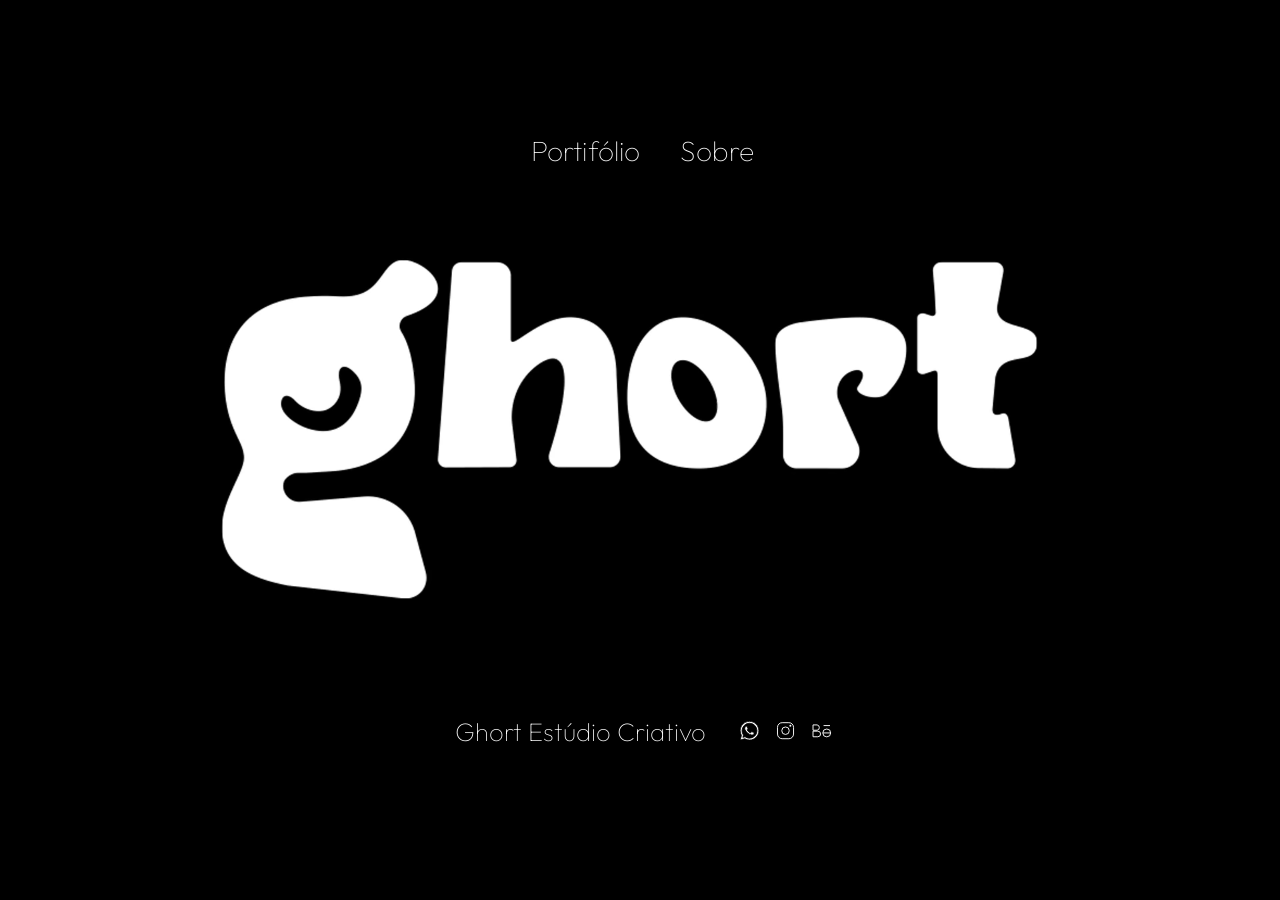
<file: index.html>
<!doctype html>
<html lang="pt-BR">
<head>
<meta charset="utf-8">
<meta name="viewport" content="width=device-width, initial-scale=1">
<title>Ghort Estúdio Criativo</title>
<meta name="description" content="Ghort — estúdio criativo.">
<link rel="icon" type="image/png" sizes="32x32" href="assets/favicon-32.png">
<link rel="icon" type="image/png" sizes="512x512" href="assets/favicon-512.png">
<link rel="apple-touch-icon" href="assets/favicon-180.png">
<link rel="preconnect" href="https://fonts.googleapis.com">
<link rel="preconnect" href="https://fonts.gstatic.com" crossorigin>
<!-- Outfit variável: permite interpolar o peso no hover, em vez de trocar de arquivo -->
<link rel="stylesheet" href="https://fonts.googleapis.com/css2?family=Outfit:wght@100..900&display=swap">
</head>
<body>

<style>
/* ==========================================================
   GHORT — one page
   O quadro é o filme do estúdio (SITE_01), com o logotipo e o
   personagem. Do filme foram apagados o blob de cor e as faixas
   de nav e assinatura — esses são texto de verdade aqui, para
   poderem responder ao mouse.
   As posições vêm da medição do quadro original, 1920x1080.
   ========================================================== */
:root{
  --void:#000000;
  --paper:#FFFFFF;
  --ui:"Outfit","Century Gothic",system-ui,-apple-system,sans-serif;
  /* espessuras: repouso e hover */
  --w-fina:100;   /* Thin */
  --w-cheia:700;  /* Bold */
}

*,*::before,*::after{box-sizing:border-box}
html,body{height:100%}
body{
  margin:0;
  background:var(--void);
  color:var(--paper);
  font-family:var(--ui);
  font-weight:var(--w-fina);
  -webkit-font-smoothing:antialiased;
  overflow:hidden;
}

.page{min-height:100svh;display:grid;place-items:center;background:var(--void)}

/* o palco guarda a proporção do filme: nada é cortado.
   --su é 1% da largura do palco — tudo dentro escala junto com ele */
.stage{
  position:relative;
  width:min(100vw, calc(100svh * 16 / 9));
  aspect-ratio:16/9;
  background:var(--void);
  --su:min(1vw, 1.7778svh);
}
.stage video{display:block;width:100%;height:100%;object-fit:contain;background:var(--void)}

/* ---------- texto que engrossa no hover ----------
   o ::before carrega o mesmo texto na espessura cheia, invisível,
   só para reservar a largura: assim nada se desloca ao engrossar.
   centralizado porque o salto Thin→Bold é grande: assim o texto
   cresce para os dois lados, em vez de empurrar tudo para a direita */
.lk{
  display:inline-grid;
  justify-items:center;
  color:var(--paper);text-decoration:none;
  cursor:pointer;-webkit-tap-highlight-color:transparent;
}
.lk::before{
  content:attr(data-t);
  grid-area:1/1;
  font-weight:var(--w-cheia);
  visibility:hidden;
  pointer-events:none;
}
.lk>span{
  grid-area:1/1;
  font-weight:var(--w-fina);
  transition:font-weight .44s cubic-bezier(.22,1,.36,1);
}
.lk:hover>span,.lk:focus-visible>span{font-weight:var(--w-cheia)}
.lk:focus-visible{outline:2px solid var(--paper);outline-offset:5px;border-radius:4px}

/* ---------- nav ---------- */
.nav{
  position:absolute;left:50%;top:8.33%;translate:-50% -50%;
  display:flex;align-items:baseline;
  gap:calc(2.5 * var(--su));
  font-size:calc(2.2 * var(--su));
  letter-spacing:.005em;
  white-space:nowrap;
}

/* ---------- assinatura + ícones ---------- */
.foot{
  position:absolute;left:50%;top:89%;translate:-50% -50%;
  display:flex;align-items:center;
  gap:calc(1.9 * var(--su));
  font-size:calc(2.0 * var(--su));
  white-space:nowrap;
}
.icons{display:flex;align-items:center;gap:calc(1.05 * var(--su))}
.ico{
  width:calc(1.75 * var(--su));aspect-ratio:1;
  display:grid;place-items:center;color:var(--paper);
  transition:transform .35s cubic-bezier(.22,1,.36,1);
}
.ico svg{
  width:100%;height:100%;
  fill:none;stroke:currentColor;stroke-width:1;stroke-linejoin:round;
  transition:stroke-width .44s cubic-bezier(.22,1,.36,1);
}
/* o mesmo princípio do texto: traço fino em repouso, cheio no hover */
.ico:hover svg,.ico:focus-visible svg{stroke-width:2.4}

/* o WhatsApp é um traço desenhado como forma cheia — stroke-width não
   o afina. Então a lógica inverte: um contorno da cor do fundo come as
   bordas em repouso e recua no hover, devolvendo o traço inteiro.
   Só funciona porque o fundo aqui é sempre preto sólido. */
.ico.wa svg{
  fill:currentColor;
  stroke:var(--void);
  stroke-width:.85;
}
.ico.wa:hover svg,.ico.wa:focus-visible svg{stroke-width:0}
.ico:hover{transform:translateY(-6%)}
.ico:focus-visible{outline:2px solid var(--paper);outline-offset:3px;border-radius:6px}
.sr{position:absolute;width:1px;height:1px;overflow:hidden;clip-path:inset(50%);white-space:nowrap}

/* ---------- retrato: o palco encolhe, então nav e assinatura
     saem dele e ancoram na tela ---------- */
@media (max-width:820px), (max-aspect-ratio:3/4){
  .nav,.foot{position:fixed;left:0;translate:none;width:100%;justify-content:center}
  .nav{top:0;padding:clamp(18px,4svh,30px) 16px;font-size:clamp(1rem,4.4vw,1.2rem);gap:clamp(20px,7vw,36px)}
  .foot{top:auto;bottom:0;padding:clamp(18px,4svh,30px) 16px;font-size:clamp(.95rem,4vw,1.1rem);gap:14px}
  .icons{gap:12px}
  .ico{width:22px}
}

@media (prefers-reduced-motion:reduce){
  .lk>span,.ico,.ico svg{transition:none}
}
</style>

<main class="page">
  <div class="stage">
    <video
      id="filme"
      poster="assets/hero-poster.webp"
      autoplay muted loop playsinline preload="auto"
      aria-label="Abertura animada da Ghort: o personagem do estúdio surge por trás do logotipo">
      <!-- WebM/VP9 em 1080p é o principal; o MP4 fica de reserva -->
      <source src="assets/hero.webm" type="video/webm">
      <source src="assets/hero.mp4" type="video/mp4">
    </video>

    <nav class="nav">
      <a class="lk" href="portfolio.html" data-t="Portifólio"><span>Portifólio</span></a>
      <!-- TROQUE o destino de Sobre quando a página existir -->

      <a class="lk" href="#" data-t="Sobre"><span>Sobre</span></a>
    </nav>

    <div class="foot">
      <span class="lk" data-t="Ghort Estúdio Criativo"><span>Ghort Estúdio Criativo</span></span>

      <span class="icons">
        <a class="ico wa" href="https://wa.me/5531986775149?text=Ol%C3%A1%2C%20Ghort%21%20%F0%9F%91%8B%0AEncontrei%20voc%C3%AAs%20pelo%20site%20e%20gostaria%20de%20saber%20mais%20sobre%20como%20voc%C3%AAs%20podem%20me%20ajudar.%20Poderiam%20me%20passar%20mais%20informa%C3%A7%C3%B5es%3F" target="_blank" rel="noopener noreferrer">
          <svg viewBox="0 0 24 24" aria-hidden="true">
            <path fill-rule="nonzero" d="M7.253 18.494l.724.423A7.953 7.953 0 0 0 12 20a8 8 0 1 0-8-8c0 1.436.377 2.813 1.084 4.024l.422.724-.653 2.401 2.4-.655zM2.004 22l1.352-4.968A9.954 9.954 0 0 1 2 12C2 6.477 6.477 2 12 2s10 4.477 10 10-4.477 10-10 10a9.954 9.954 0 0 1-5.03-1.355L2.004 22zM8.391 7.308c.134-.01.269-.01.403-.004.054.004.108.01.162.016.159.018.334.115.393.249.298.676.588 1.357.868 2.04.062.152.025.347-.093.537a4.38 4.38 0 0 1-.263.372c-.113.145-.356.411-.356.411s-.099.118-.061.265c.014.056.06.137.102.205l.059.095c.256.427.6.86 1.02 1.268.12.116.237.235.363.346.468.413.998.75 1.57 1l.005.002c.085.037.128.057.252.11.062.026.126.049.191.066a.35.35 0 0 0 .367-.13c.724-.877.79-.934.796-.934v.002a.482.482 0 0 1 .378-.127c.06.004.121.015.177.04.531.243 1.4.622 1.4.622l.582.261c.098.047.187.158.19.265.004.067.01.175-.013.373-.032.259-.11.57-.188.733a1.155 1.155 0 0 1-.21.302 2.378 2.378 0 0 1-.33.288 3.71 3.71 0 0 1-.125.09 5.024 5.024 0 0 1-.383.22 1.99 1.99 0 0 1-.833.23c-.185.01-.37.024-.556.014-.008 0-.568-.087-.568-.087a9.448 9.448 0 0 1-3.84-2.046c-.226-.199-.435-.413-.649-.626-.89-.885-1.562-1.84-1.97-2.742A3.47 3.47 0 0 1 6.9 9.62a2.729 2.729 0 0 1 .564-1.68c.073-.094.142-.192.261-.305.127-.12.207-.184.294-.228a.961.961 0 0 1 .371-.1z"/>
          </svg><span class="sr">WhatsApp</span>
        </a>

        <a class="ico" href="https://www.instagram.com/ghortdesign/" target="_blank" rel="noopener noreferrer">
          <svg viewBox="0 0 24 24" aria-hidden="true">
            <rect x="3.4" y="3.4" width="17.2" height="17.2" rx="5"/>
            <circle cx="12" cy="12" r="4"/>
            <circle cx="17.2" cy="6.8" r="1.05" fill="currentColor" stroke="none"/>
          </svg><span class="sr">Instagram</span>
        </a>

        <a class="ico" href="https://www.behance.net/Gilmar_HT" target="_blank" rel="noopener noreferrer">
          <svg viewBox="0 0 24 24" aria-hidden="true">
            <path d="M2.9 5.8h4.4a2.9 2.9 0 0 1 0 5.7H2.9z"/>
            <path d="M2.9 12.5h5.1a3 3 0 0 1 0 6H2.9z"/>
            <path d="M14.2 6.5h6.9"/>
            <circle cx="17.6" cy="14.4" r="4.2"/>
            <path d="M13.4 14.4h8.4"/>
          </svg><span class="sr">Behance</span>
        </a>
      </span>
    </div>
  </div>
</main>

<script>
(function(){
  var v = document.getElementById('filme');
  if(!v) return;

  /* quem pediu menos movimento fica com o quadro parado */
  if(window.matchMedia('(prefers-reduced-motion: reduce)').matches){
    v.removeAttribute('autoplay');
    v.pause();
    return;
  }

  /* alguns navegadores só liberam o autoplay depois de um gesto */
  var tocar = function(){
    var p = v.play();
    if(p && p.catch) p.catch(function(){});
  };
  tocar();
  document.addEventListener('click', tocar, {once:true});
  document.addEventListener('touchstart', tocar, {once:true, passive:true});

  /* aba escondida não precisa decodificar vídeo */
  document.addEventListener('visibilitychange', function(){
    if(document.hidden) v.pause(); else tocar();
  });
})();
</script>

</body>
</html>
</file>
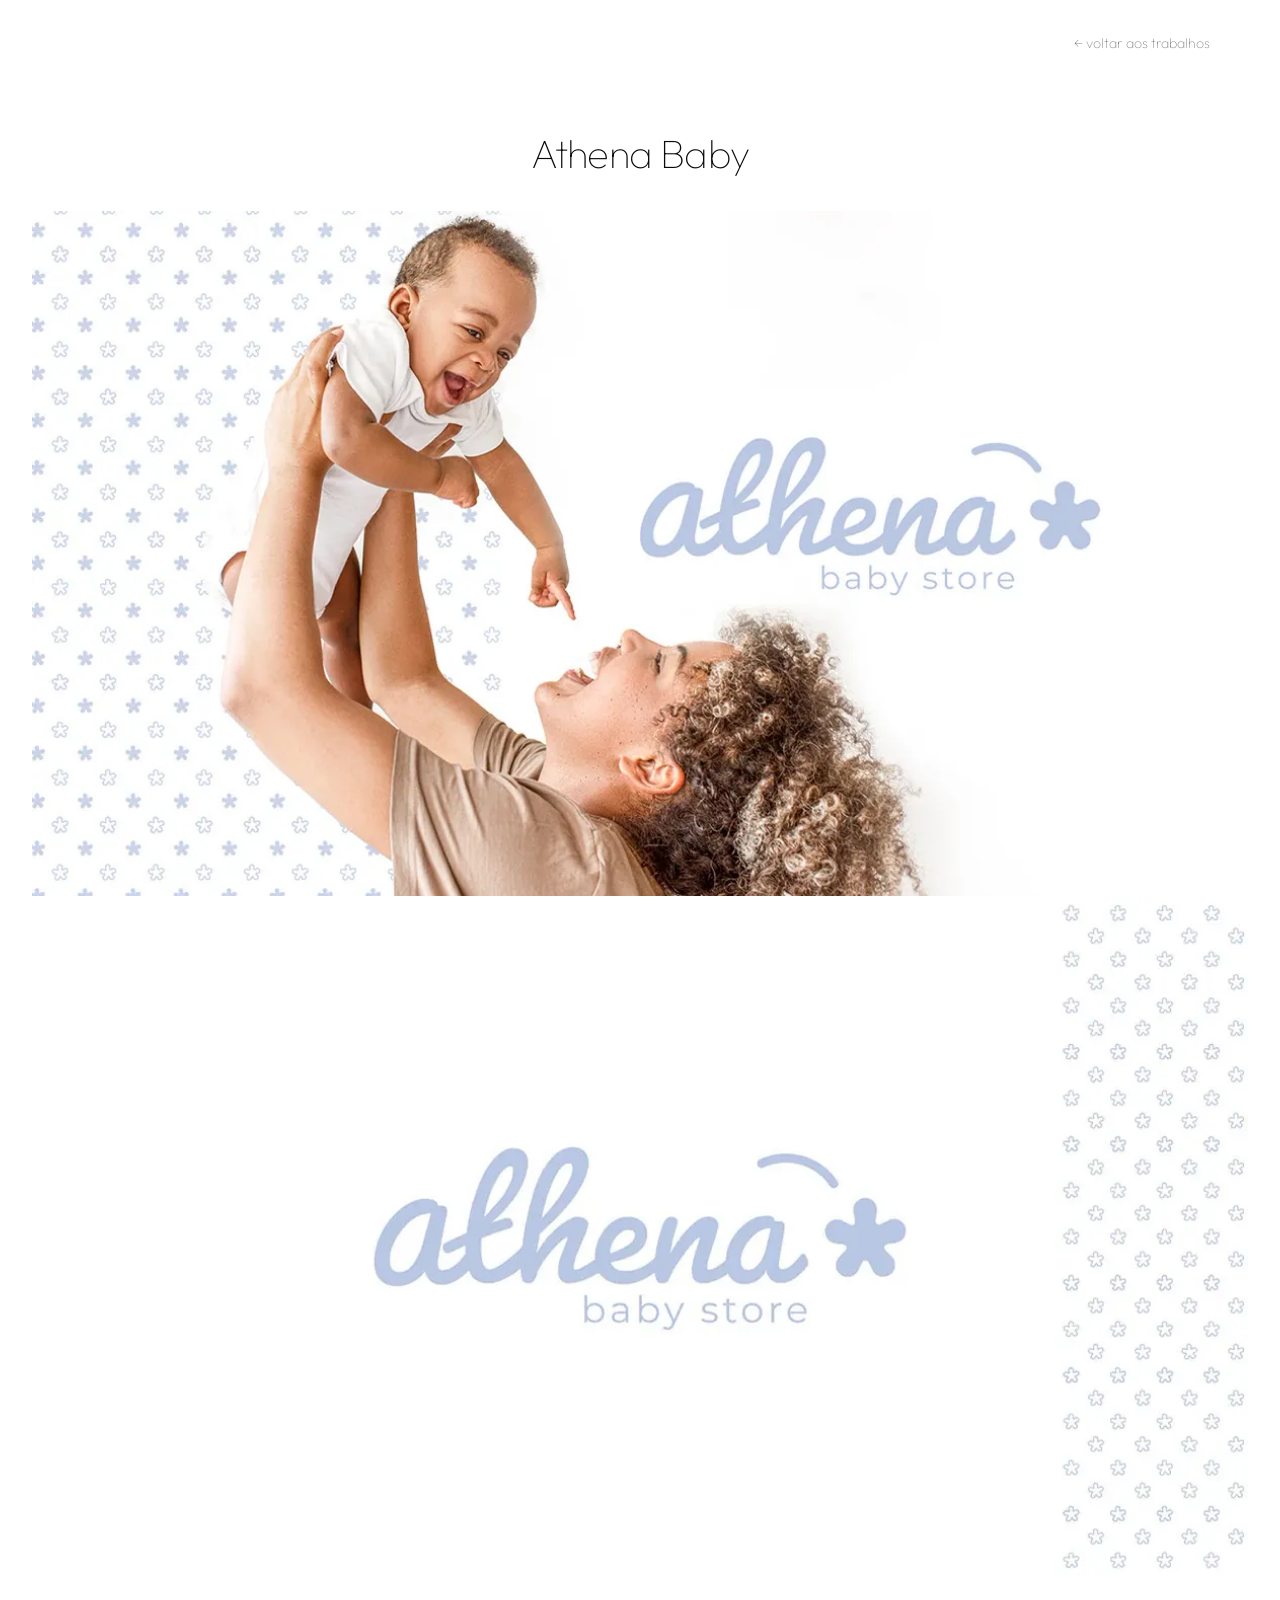
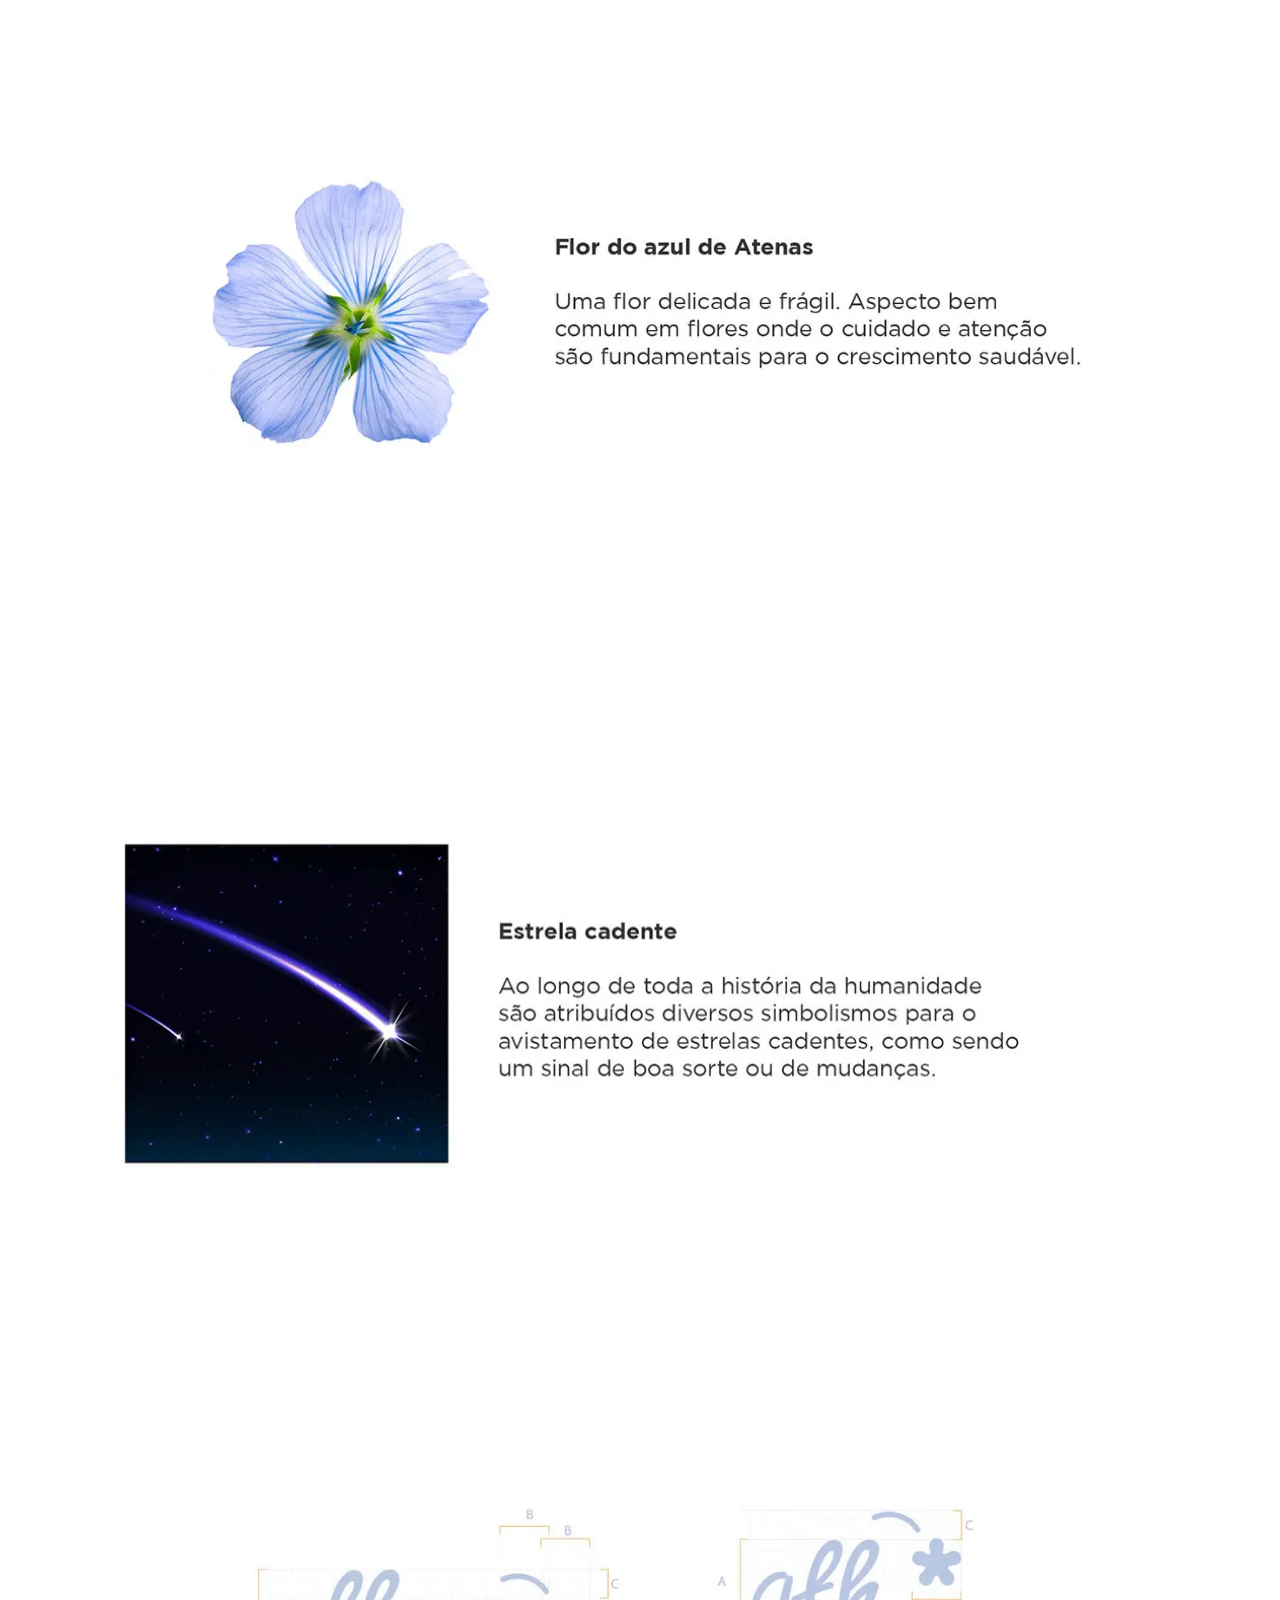
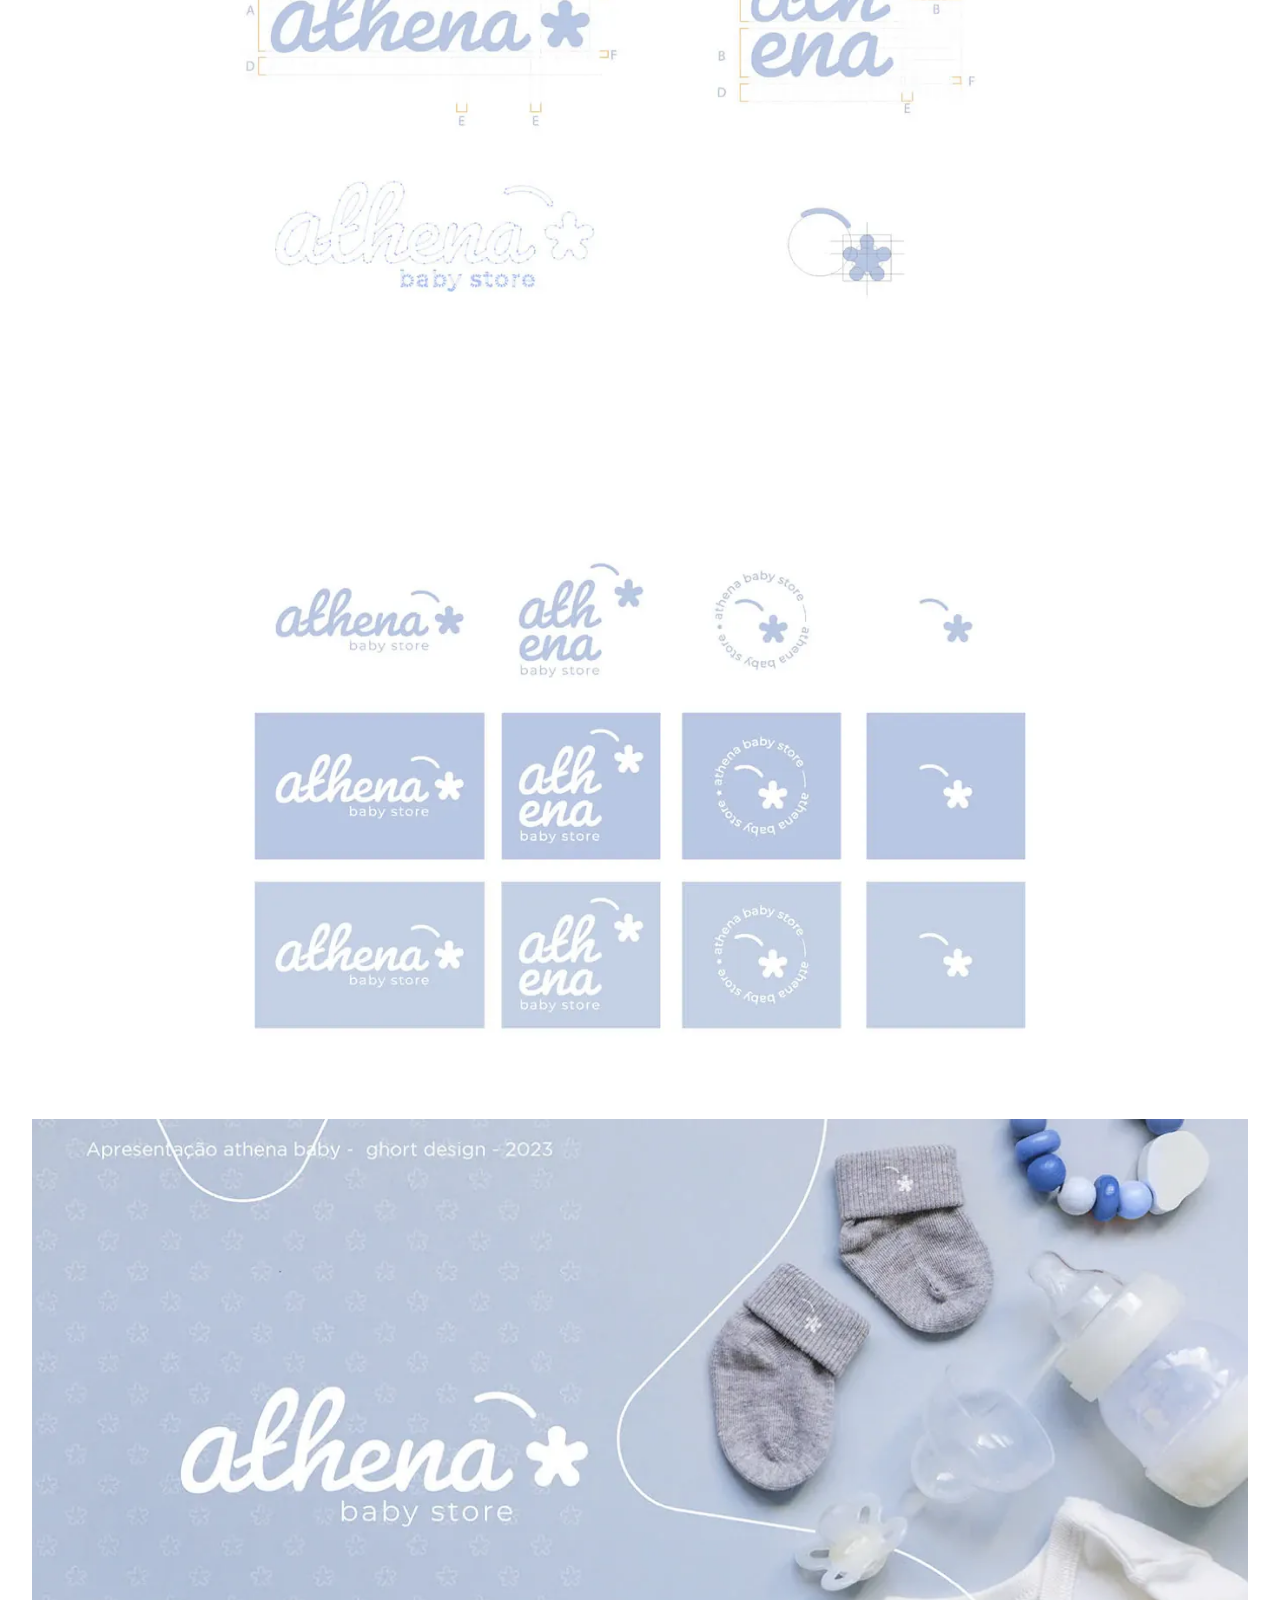
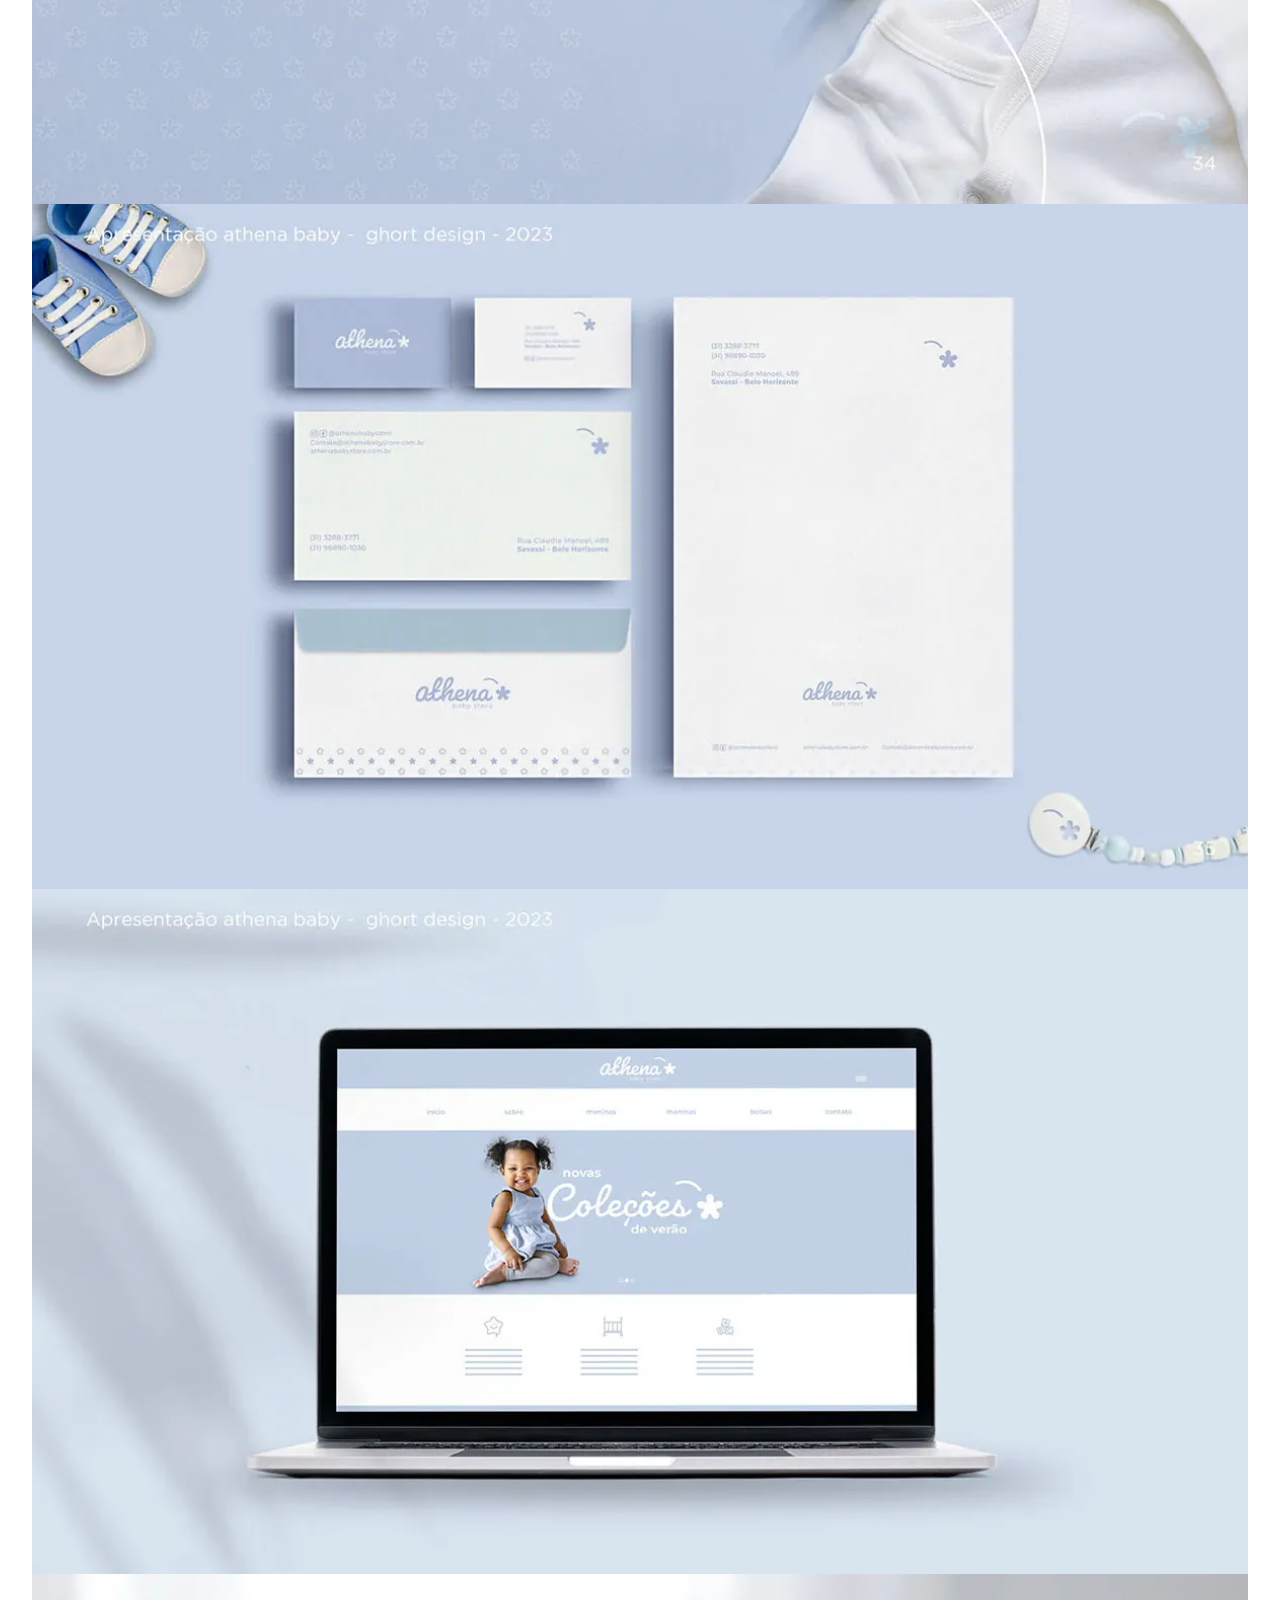
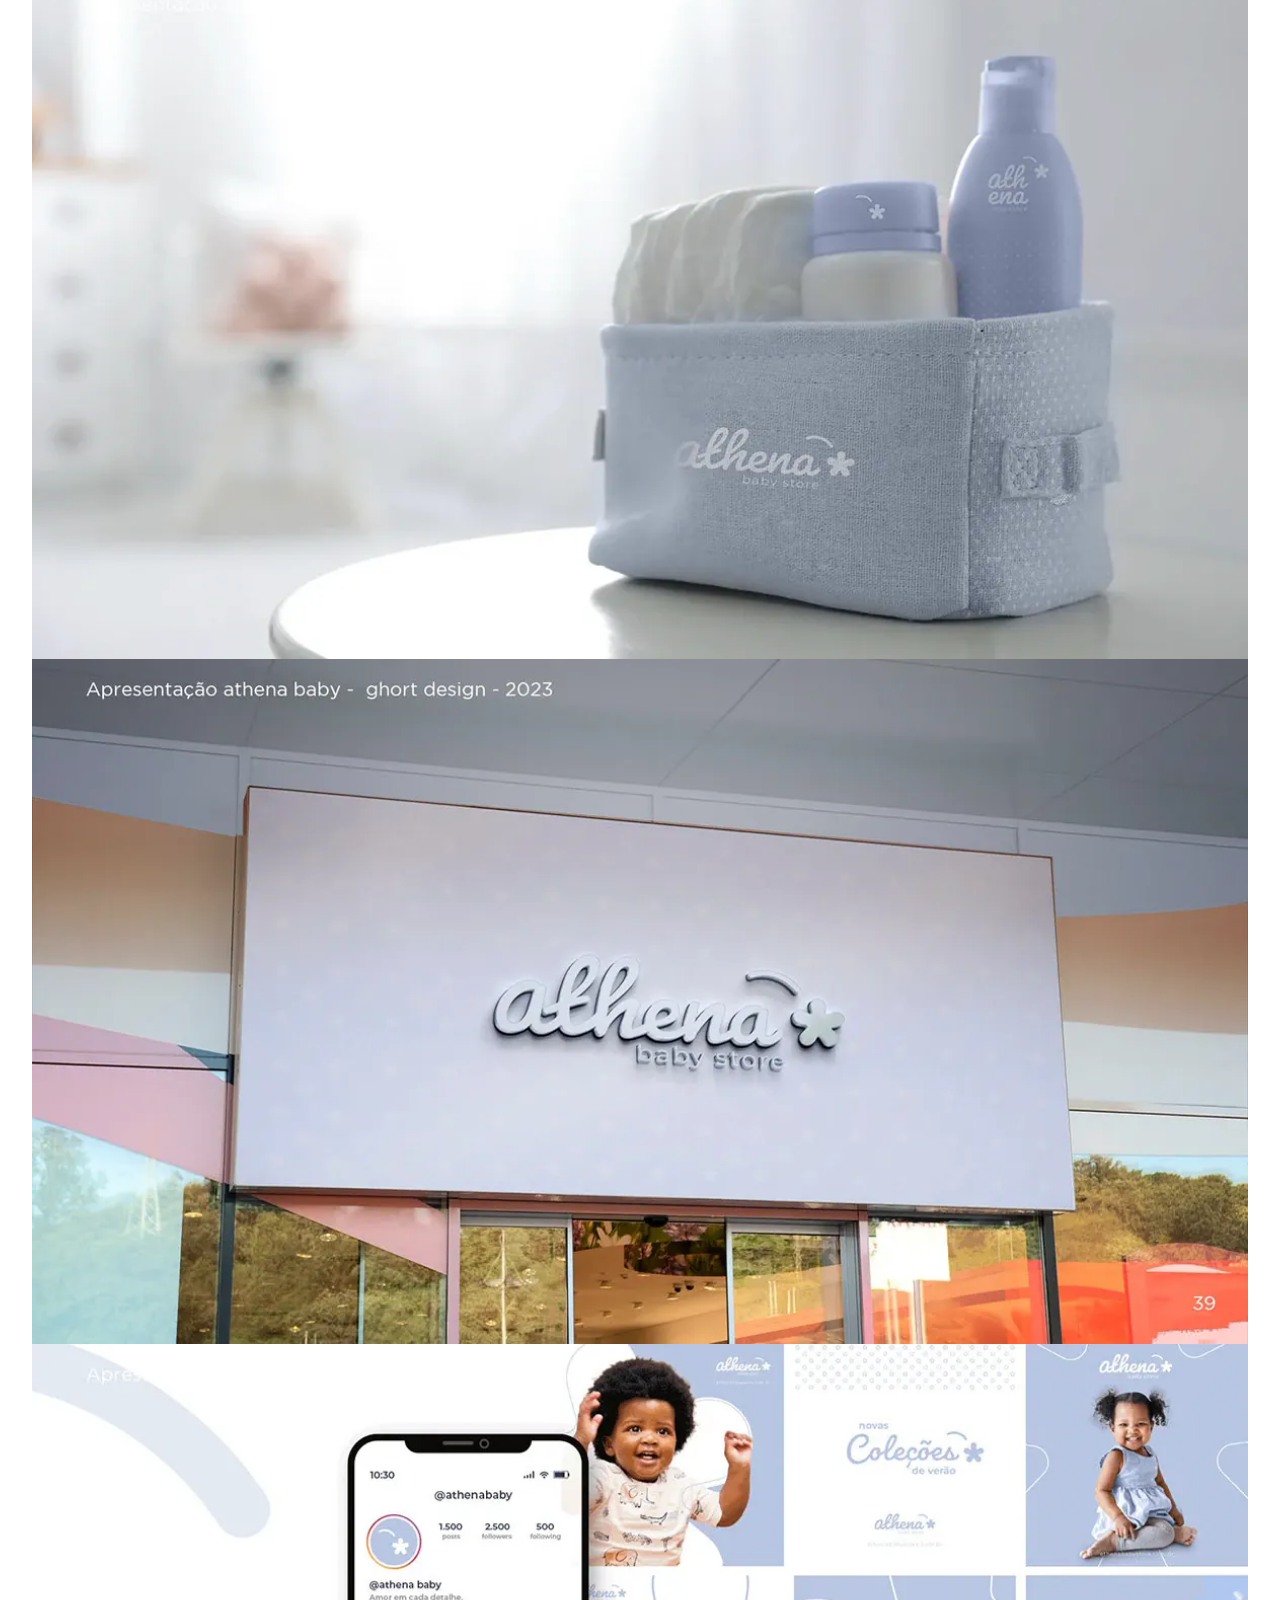
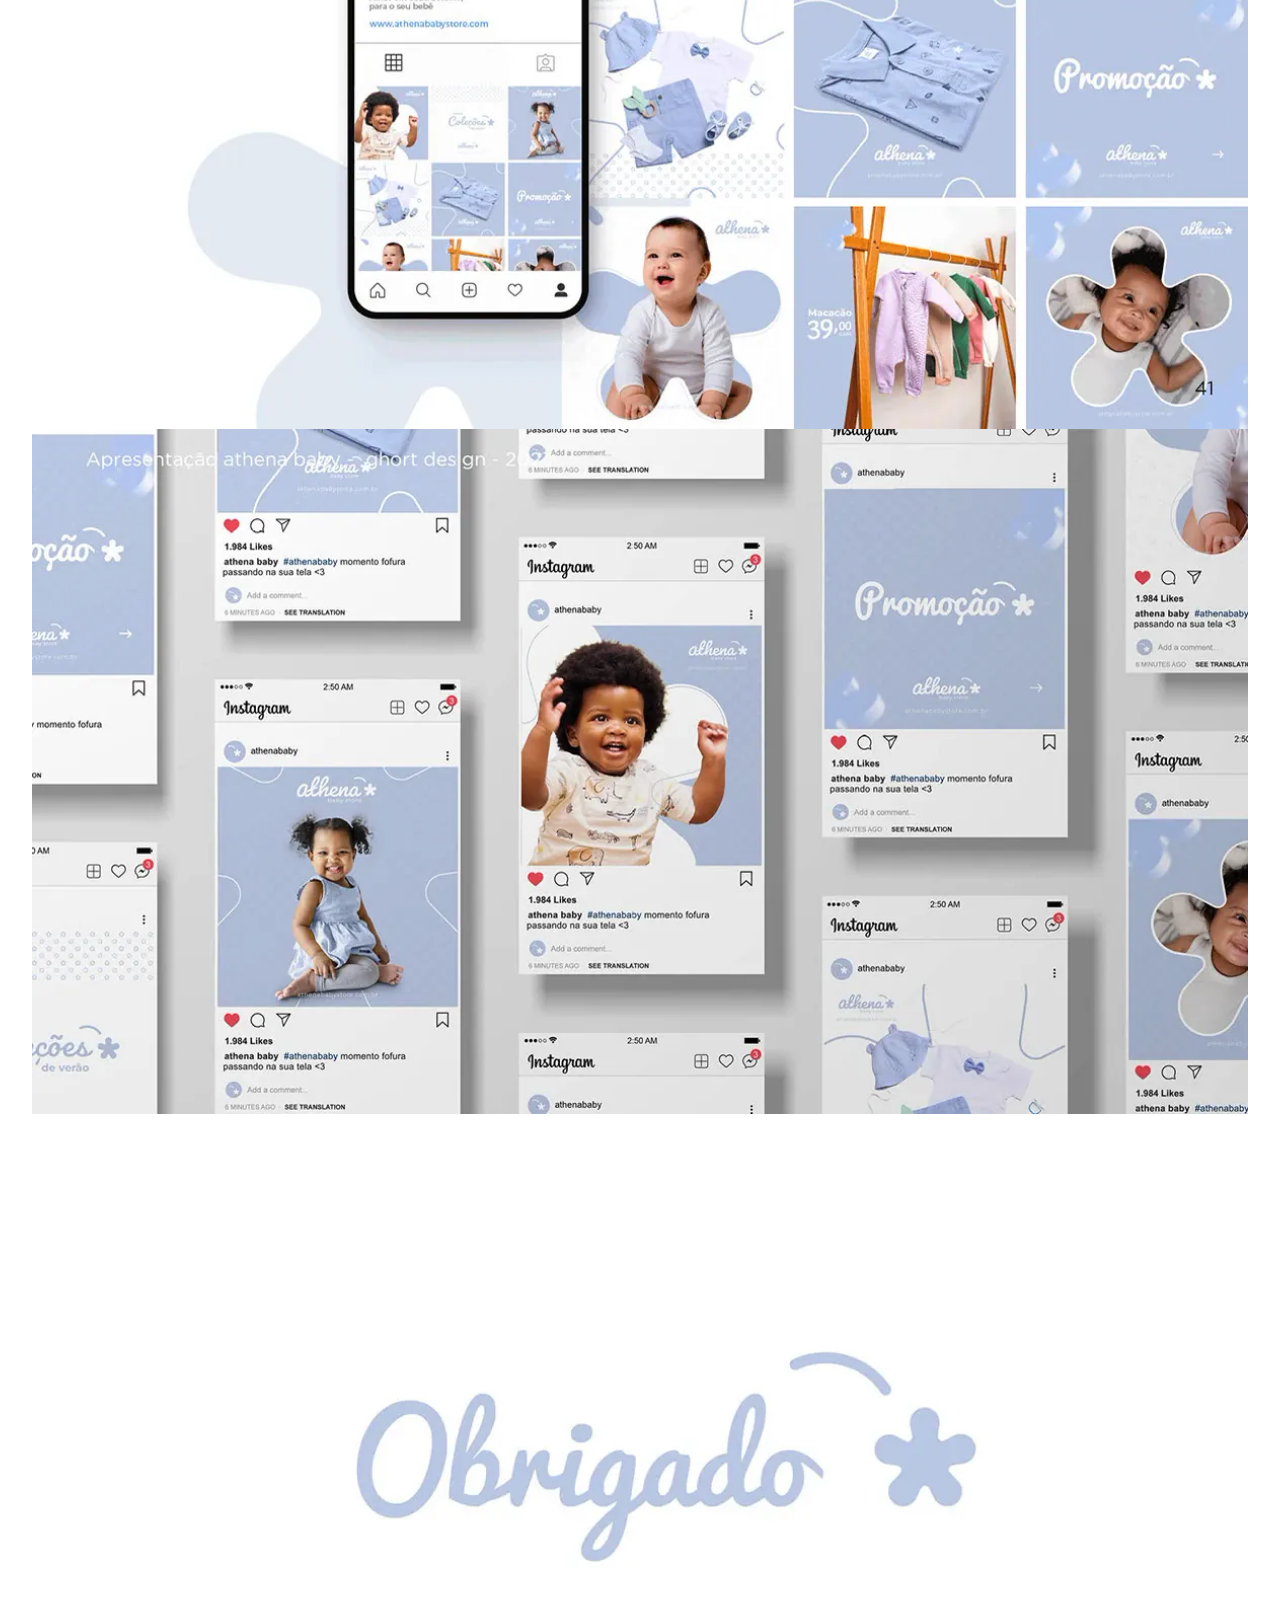
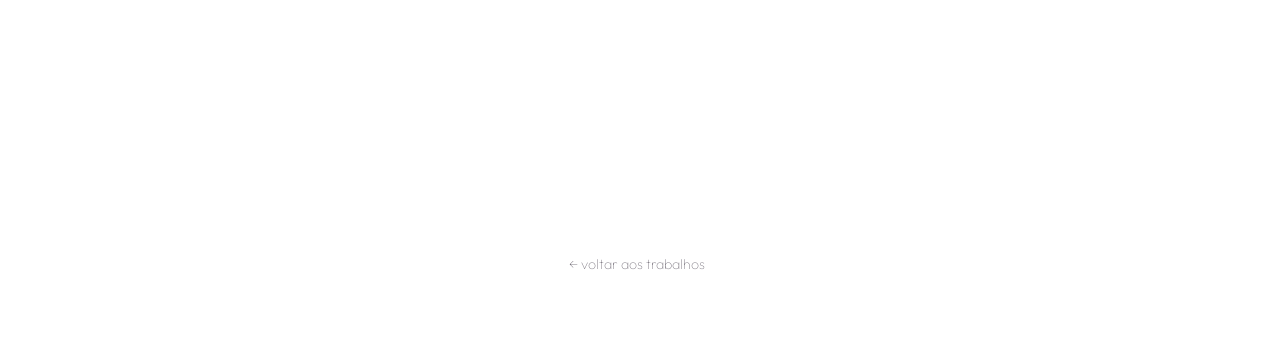
<file: athena-baby.html>
<!doctype html>
<html lang="pt-BR">
<head>
<meta charset="utf-8">
<meta name="viewport" content="width=device-width, initial-scale=1">
<title>Athena Baby — Ghort Estúdio Criativo</title>
<link rel="icon" type="image/png" sizes="32x32" href="assets/favicon-32.png">
<link rel="icon" type="image/png" sizes="512x512" href="assets/favicon-512.png">
<link rel="apple-touch-icon" href="assets/favicon-180.png">
<link rel="preconnect" href="https://fonts.googleapis.com">
<link rel="preconnect" href="https://fonts.gstatic.com" crossorigin>
<link rel="stylesheet" href="https://fonts.googleapis.com/css2?family=Outfit:wght@100..900&display=swap">
<link rel="stylesheet" href="assets/projeto.css">
</head>
<body>

<div class="wrap">
  <div class="top">
    <a class="voltar" href="portfolio.html">
      <span class="lk" data-t="← voltar aos trabalhos"><span>← voltar aos trabalhos</span></span>
    </a>
  </div>

  <header class="titulo-proj">
    <h1>Athena Baby</h1>
  </header>
</div>

<main class="pecas">
  <img src="assets/work/athena/01.webp" alt="Athena Baby — imagem 1" width="1200" height="676" fetchpriority="high" decoding="async">
  <img src="assets/work/athena/02.webp" alt="Athena Baby — imagem 2" width="1200" height="676" loading="lazy" decoding="async">
  <img src="assets/work/athena/03.webp" alt="Athena Baby — imagem 3" width="1400" height="788" loading="lazy" decoding="async">
  <img src="assets/work/athena/04.webp" alt="Athena Baby — imagem 4" width="1200" height="676" loading="lazy" decoding="async">
  <img src="assets/work/athena/05.webp" alt="Athena Baby — imagem 5" width="1400" height="788" loading="lazy" decoding="async">
  <img src="assets/work/athena/06.webp" alt="Athena Baby — imagem 6" width="1400" height="788" loading="lazy" decoding="async">
  <img src="assets/work/athena/07.webp" alt="Athena Baby — imagem 7" width="1200" height="676" loading="lazy" decoding="async">
  <img src="assets/work/athena/08.webp" alt="Athena Baby — imagem 8" width="1200" height="676" loading="lazy" decoding="async">
  <img src="assets/work/athena/09.webp" alt="Athena Baby — imagem 9" width="1200" height="676" loading="lazy" decoding="async">
  <img src="assets/work/athena/10.webp" alt="Athena Baby — imagem 10" width="1200" height="676" loading="lazy" decoding="async">
  <img src="assets/work/athena/11.webp" alt="Athena Baby — imagem 11" width="1200" height="676" loading="lazy" decoding="async">
  <img src="assets/work/athena/12.webp" alt="Athena Baby — imagem 12" width="1200" height="676" loading="lazy" decoding="async">
  <img src="assets/work/athena/13.webp" alt="Athena Baby — imagem 13" width="1200" height="676" loading="lazy" decoding="async">
  <img src="assets/work/athena/14.webp" alt="Athena Baby — imagem 14" width="1200" height="676" loading="lazy" decoding="async">
</main>

<div class="wrap voltar-fim">
  <a class="voltar" href="portfolio.html">
    <span class="lk" data-t="← voltar aos trabalhos"><span>← voltar aos trabalhos</span></span>
  </a>
</div>


</body>
</html>
</file>
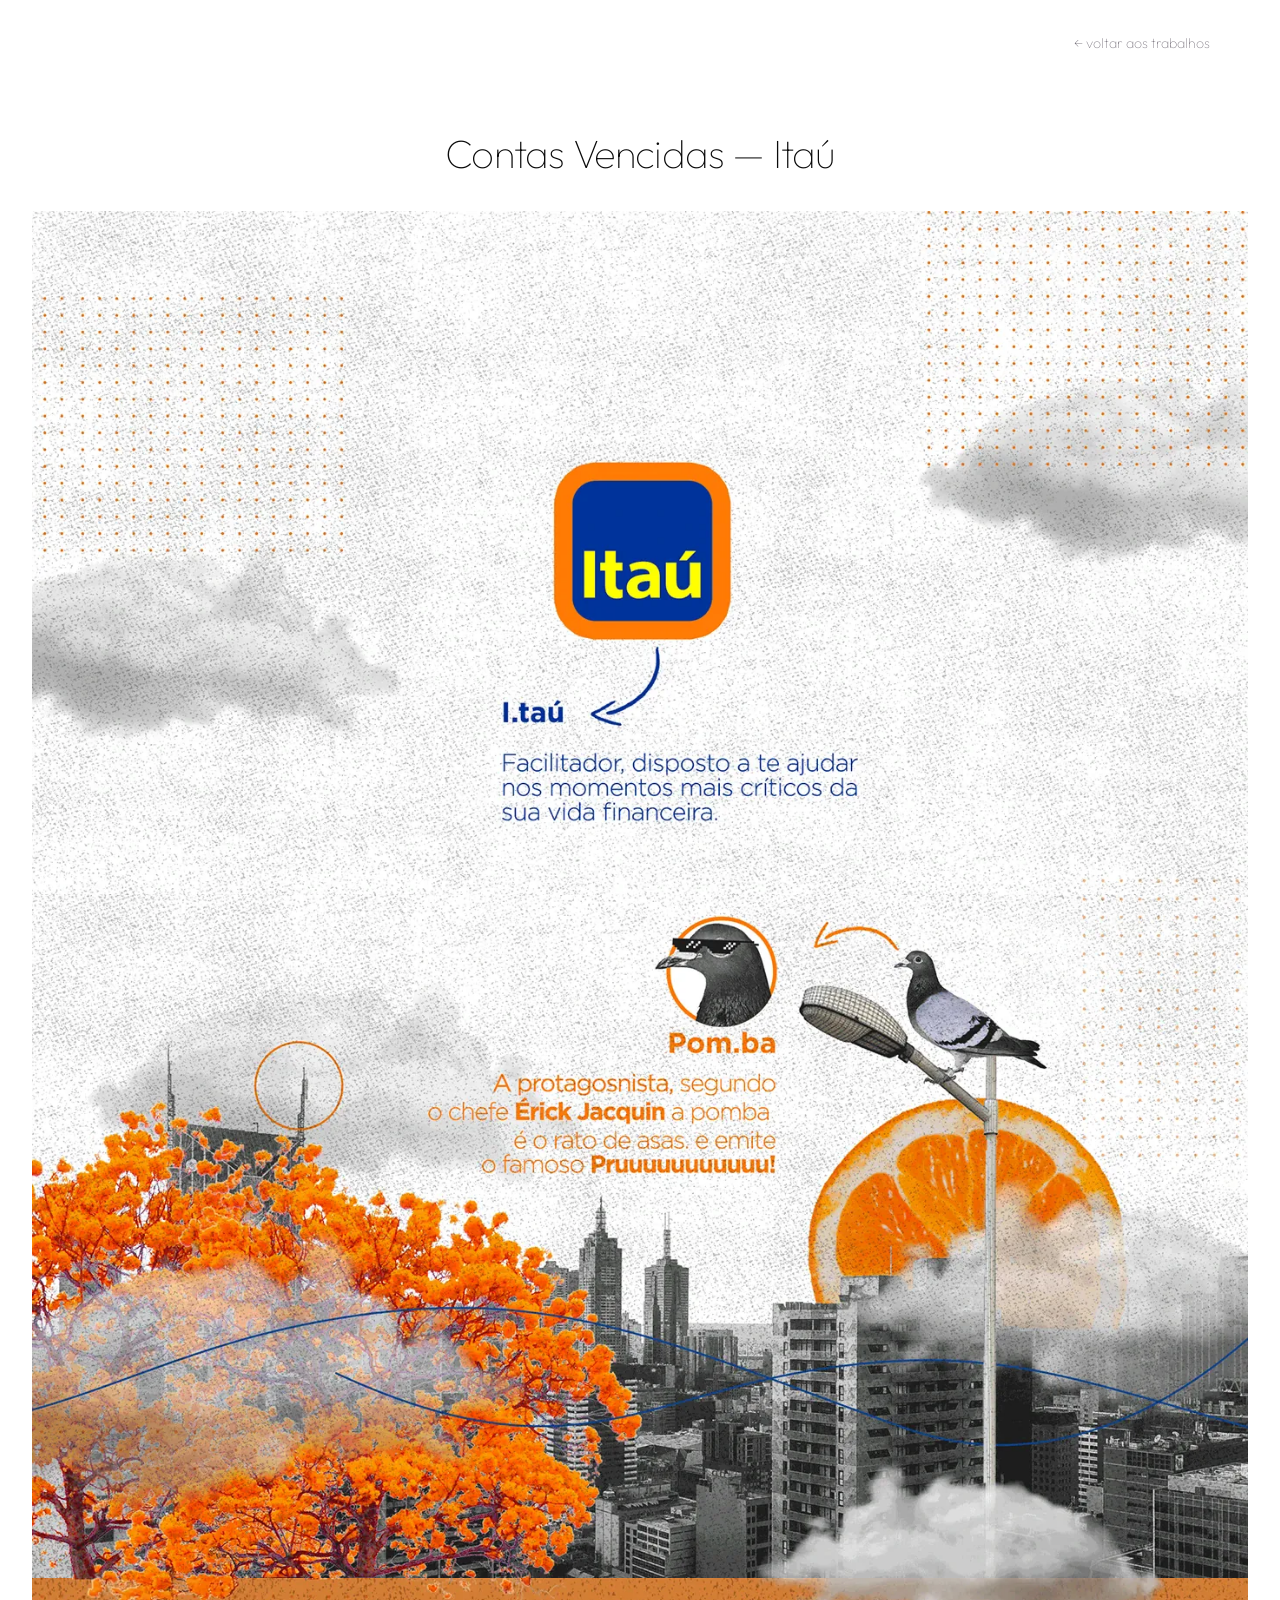
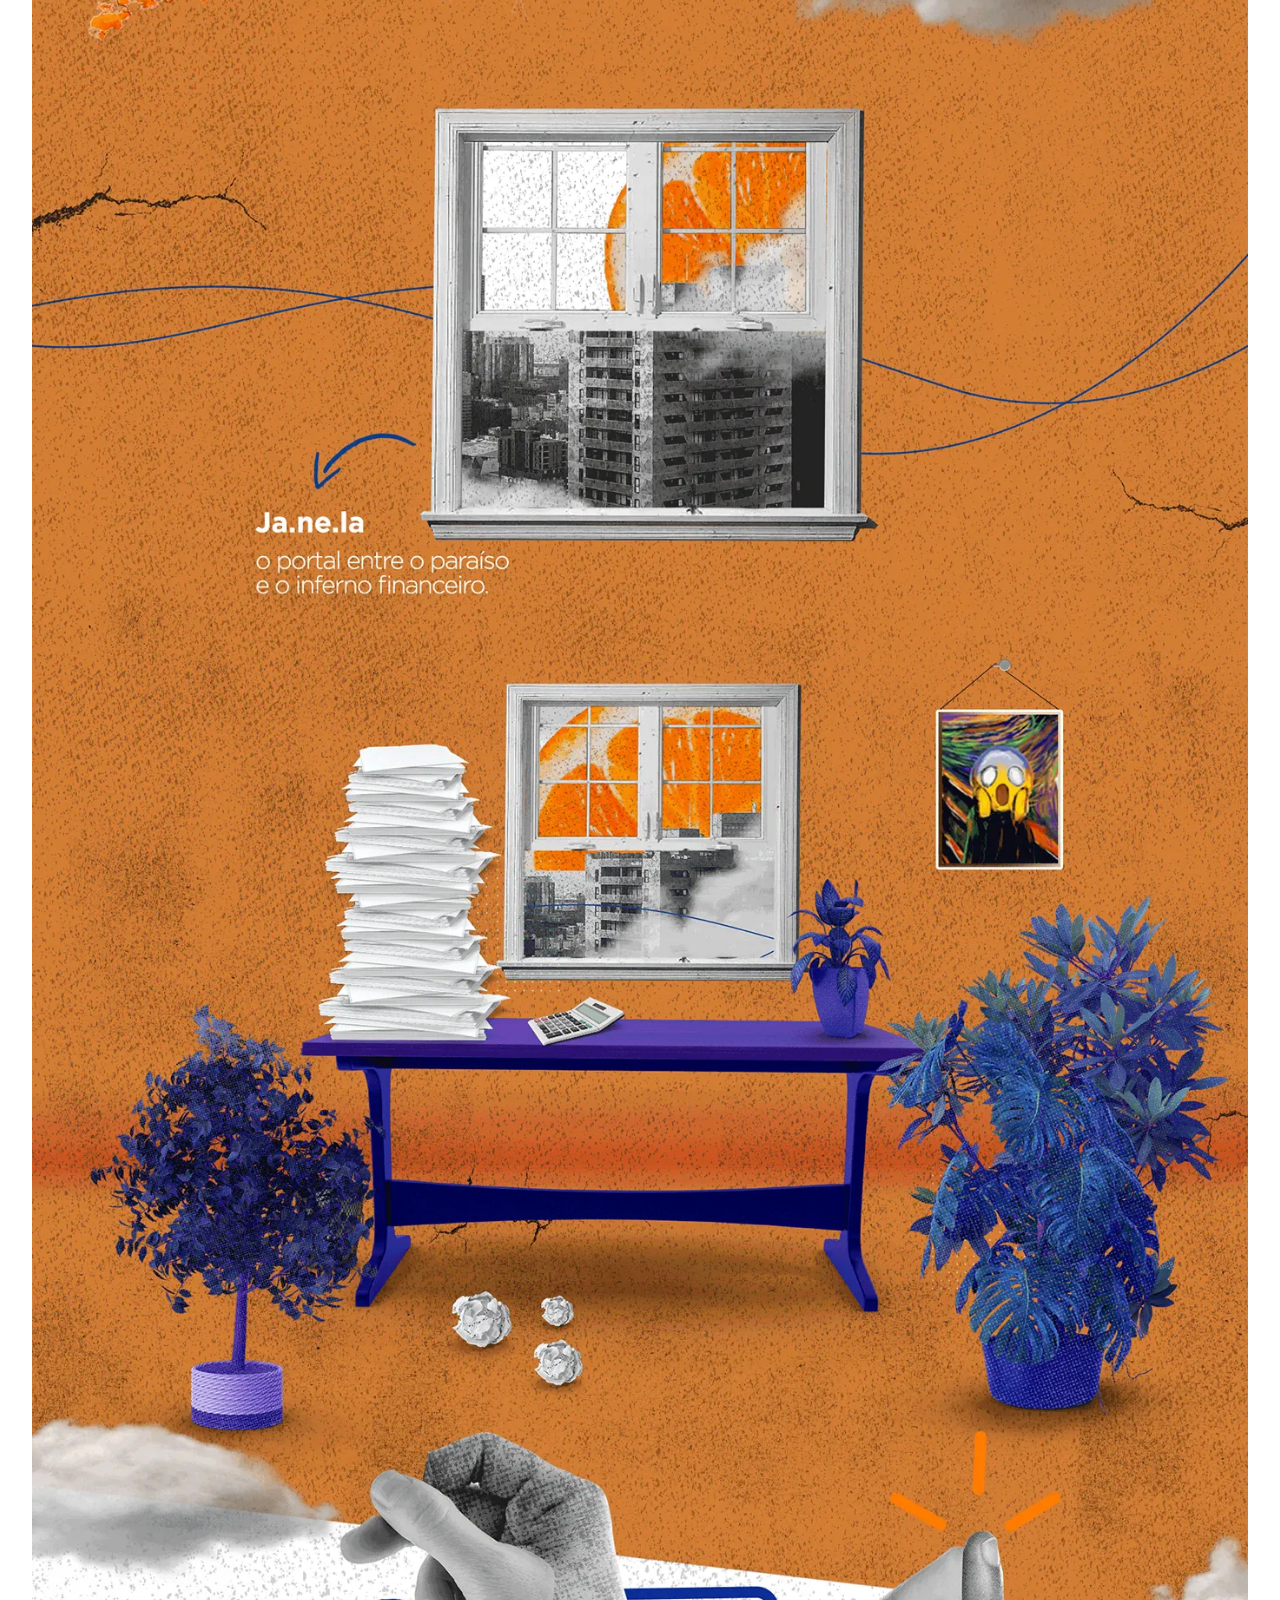
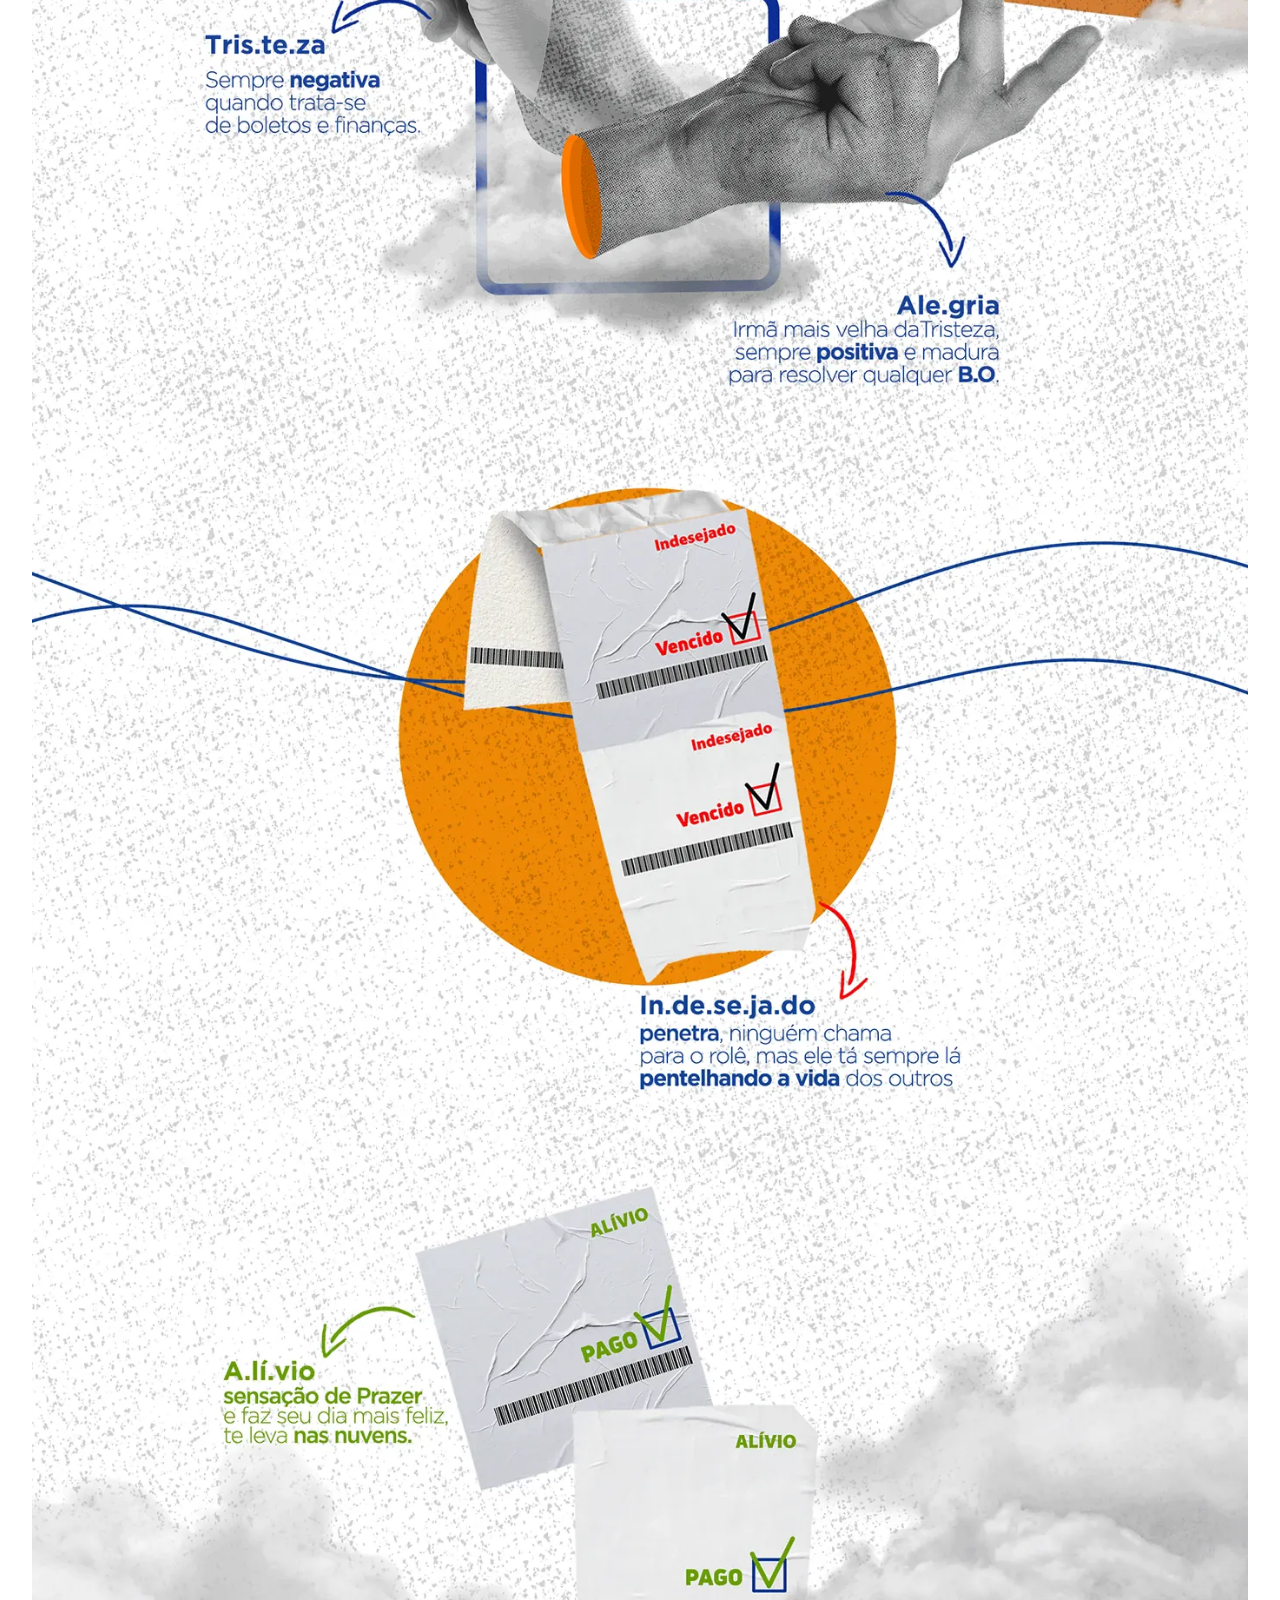
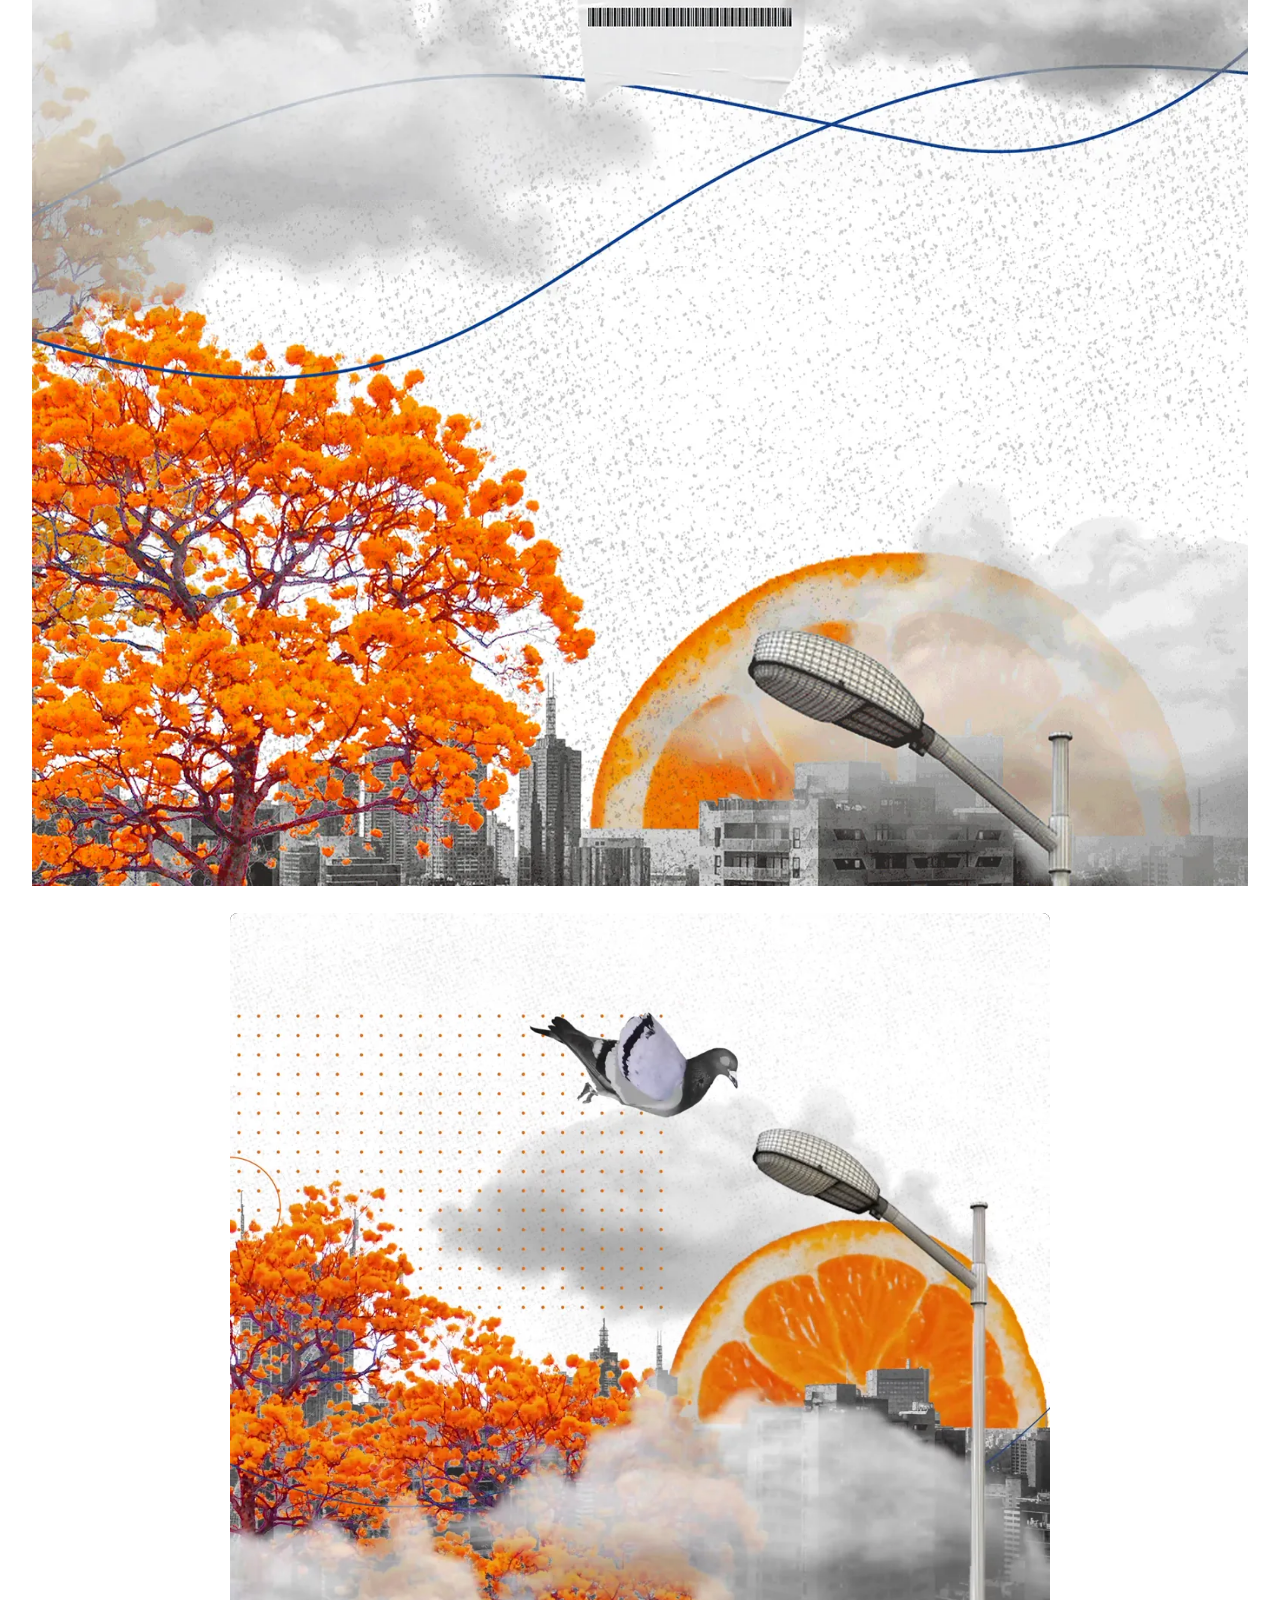
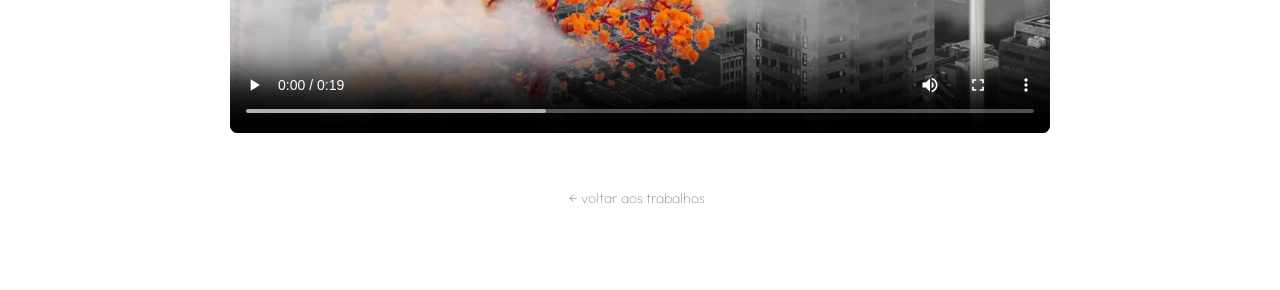
<file: contas-vencidas.html>
<!doctype html>
<html lang="pt-BR">
<head>
<meta charset="utf-8">
<meta name="viewport" content="width=device-width, initial-scale=1">
<title>Contas Vencidas — Itaú — Ghort Estúdio Criativo</title>
<link rel="icon" type="image/png" sizes="32x32" href="assets/favicon-32.png">
<link rel="icon" type="image/png" sizes="512x512" href="assets/favicon-512.png">
<link rel="apple-touch-icon" href="assets/favicon-180.png">
<link rel="preconnect" href="https://fonts.googleapis.com">
<link rel="preconnect" href="https://fonts.gstatic.com" crossorigin>
<link rel="stylesheet" href="https://fonts.googleapis.com/css2?family=Outfit:wght@100..900&display=swap">
<link rel="stylesheet" href="assets/projeto.css">
</head>
<body>

<div class="wrap">
  <div class="top">
    <a class="voltar" href="portfolio.html">
      <span class="lk" data-t="← voltar aos trabalhos"><span>← voltar aos trabalhos</span></span>
    </a>
  </div>

  <header class="titulo-proj">
    <h1>Contas Vencidas — Itaú</h1>
  </header>
</div>

<main class="pecas">
  <img src="assets/work/itau/01.webp" alt="Contas Vencidas — Itaú — imagem 1" width="1400" height="788" fetchpriority="high" decoding="async">
  <img src="assets/work/itau/02.webp" alt="Contas Vencidas — Itaú — imagem 2" width="1400" height="786" loading="lazy" decoding="async">
  <img src="assets/work/itau/03.webp" alt="Contas Vencidas — Itaú — imagem 3" width="1400" height="788" loading="lazy" decoding="async">
  <img src="assets/work/itau/04.webp" alt="Contas Vencidas — Itaú — imagem 4" width="1400" height="788" loading="lazy" decoding="async">
  <img src="assets/work/itau/05.webp" alt="Contas Vencidas — Itaú — imagem 5" width="1400" height="788" loading="lazy" decoding="async">
  <img src="assets/work/itau/06.webp" alt="Contas Vencidas — Itaú — imagem 6" width="1400" height="788" loading="lazy" decoding="async">
  <img src="assets/work/itau/07.webp" alt="Contas Vencidas — Itaú — imagem 7" width="1400" height="788" loading="lazy" decoding="async">
  <img src="assets/work/itau/08.webp" alt="Contas Vencidas — Itaú — imagem 8" width="1400" height="790" loading="lazy" decoding="async">
  <div class="filme">
    <video controls preload="metadata" playsinline poster="assets/work/itau/filme-poster.webp"
           width="1080" height="1080" aria-label="Filme do projeto Contas Vencidas — Itaú">
      <source src="assets/work/itau/filme.webm" type="video/webm">
      <source src="assets/work/itau/filme.mp4" type="video/mp4">
    </video>
  </div>
</main>

<div class="wrap voltar-fim">
  <a class="voltar" href="portfolio.html">
    <span class="lk" data-t="← voltar aos trabalhos"><span>← voltar aos trabalhos</span></span>
  </a>
</div>


</body>
</html>
</file>
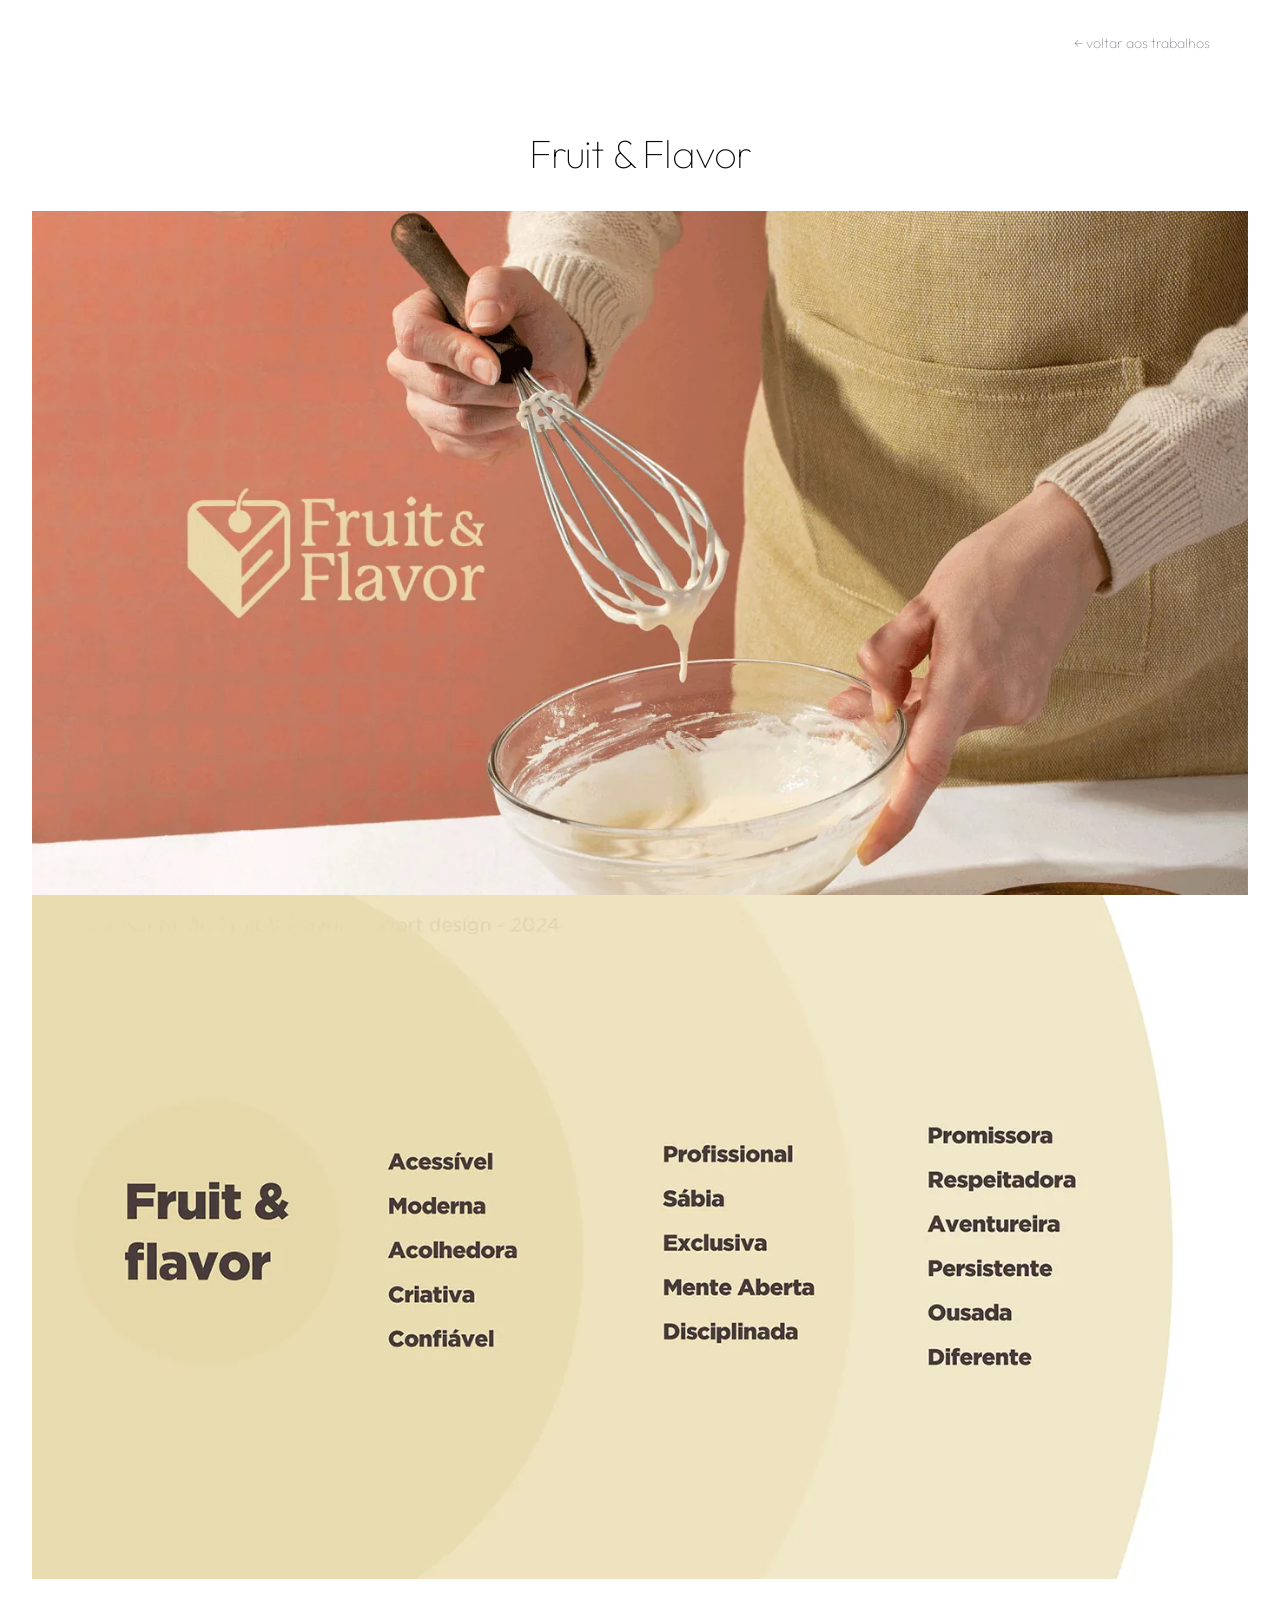
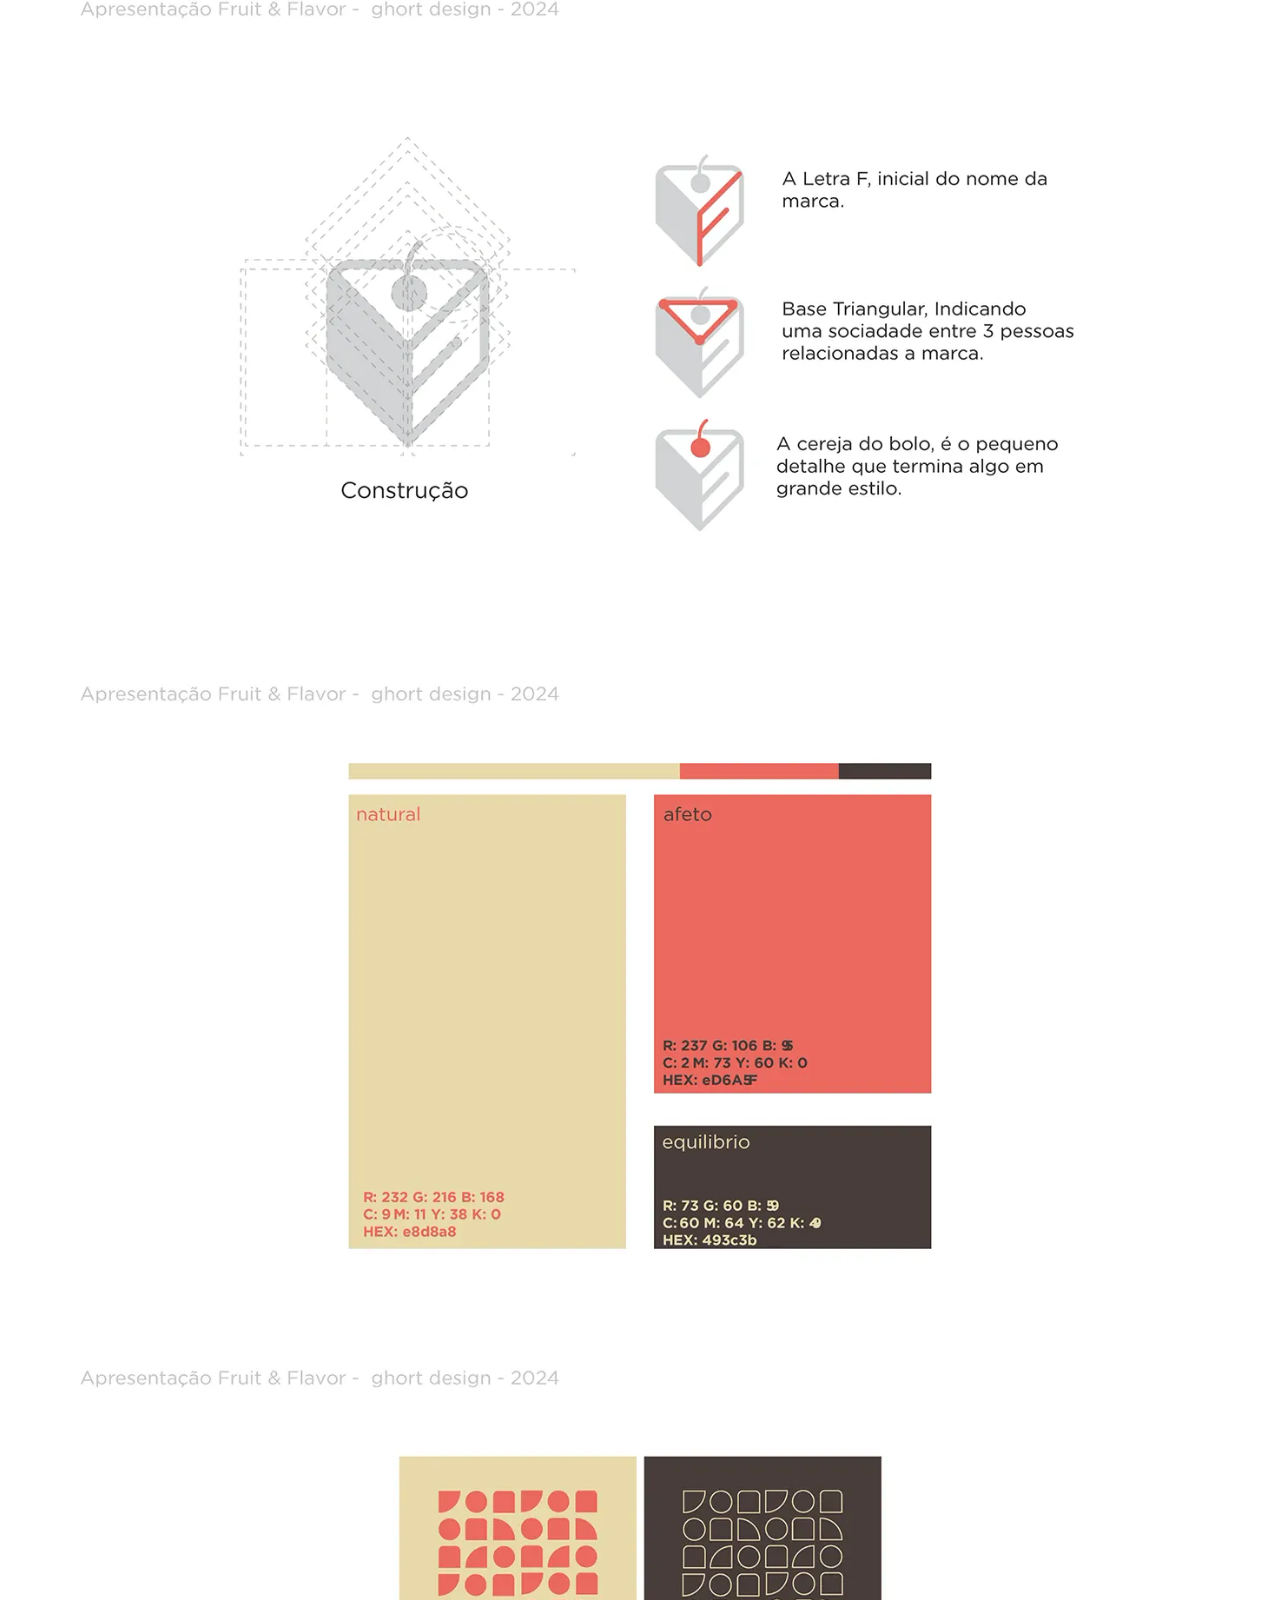
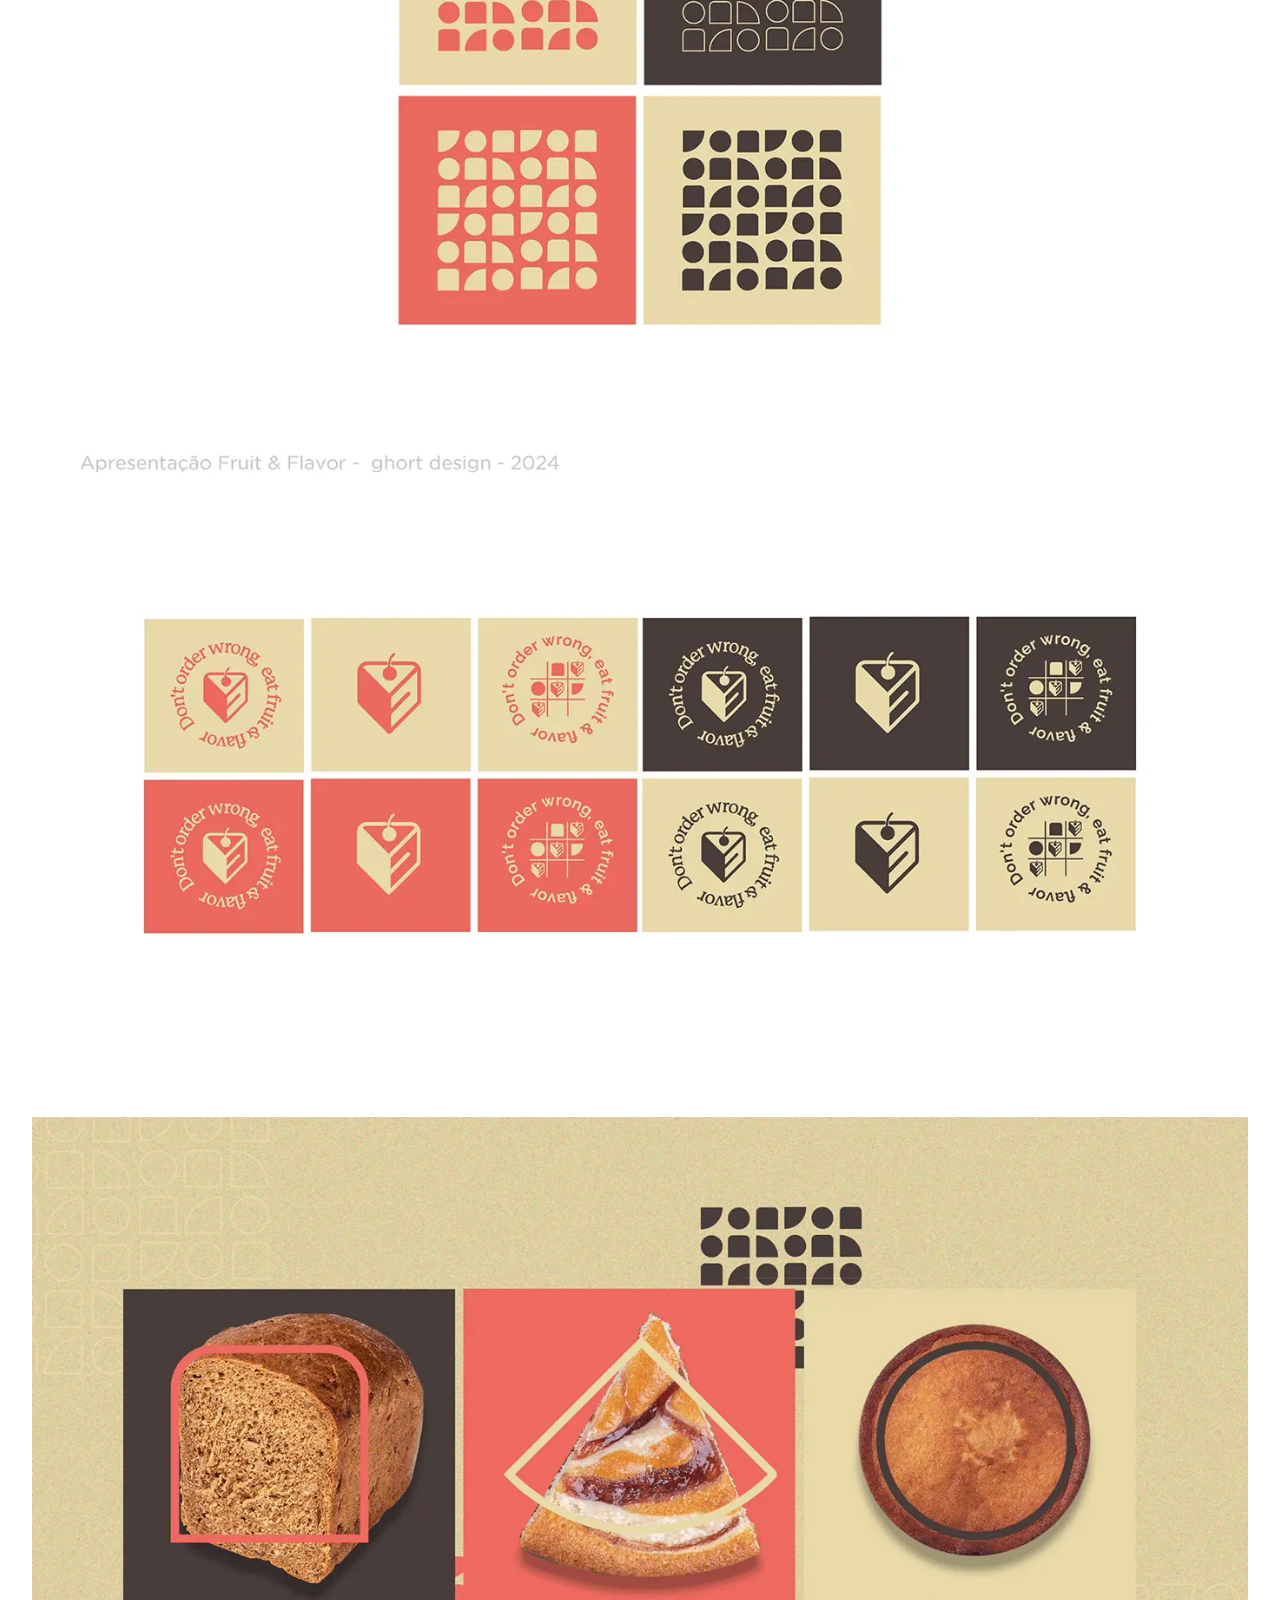
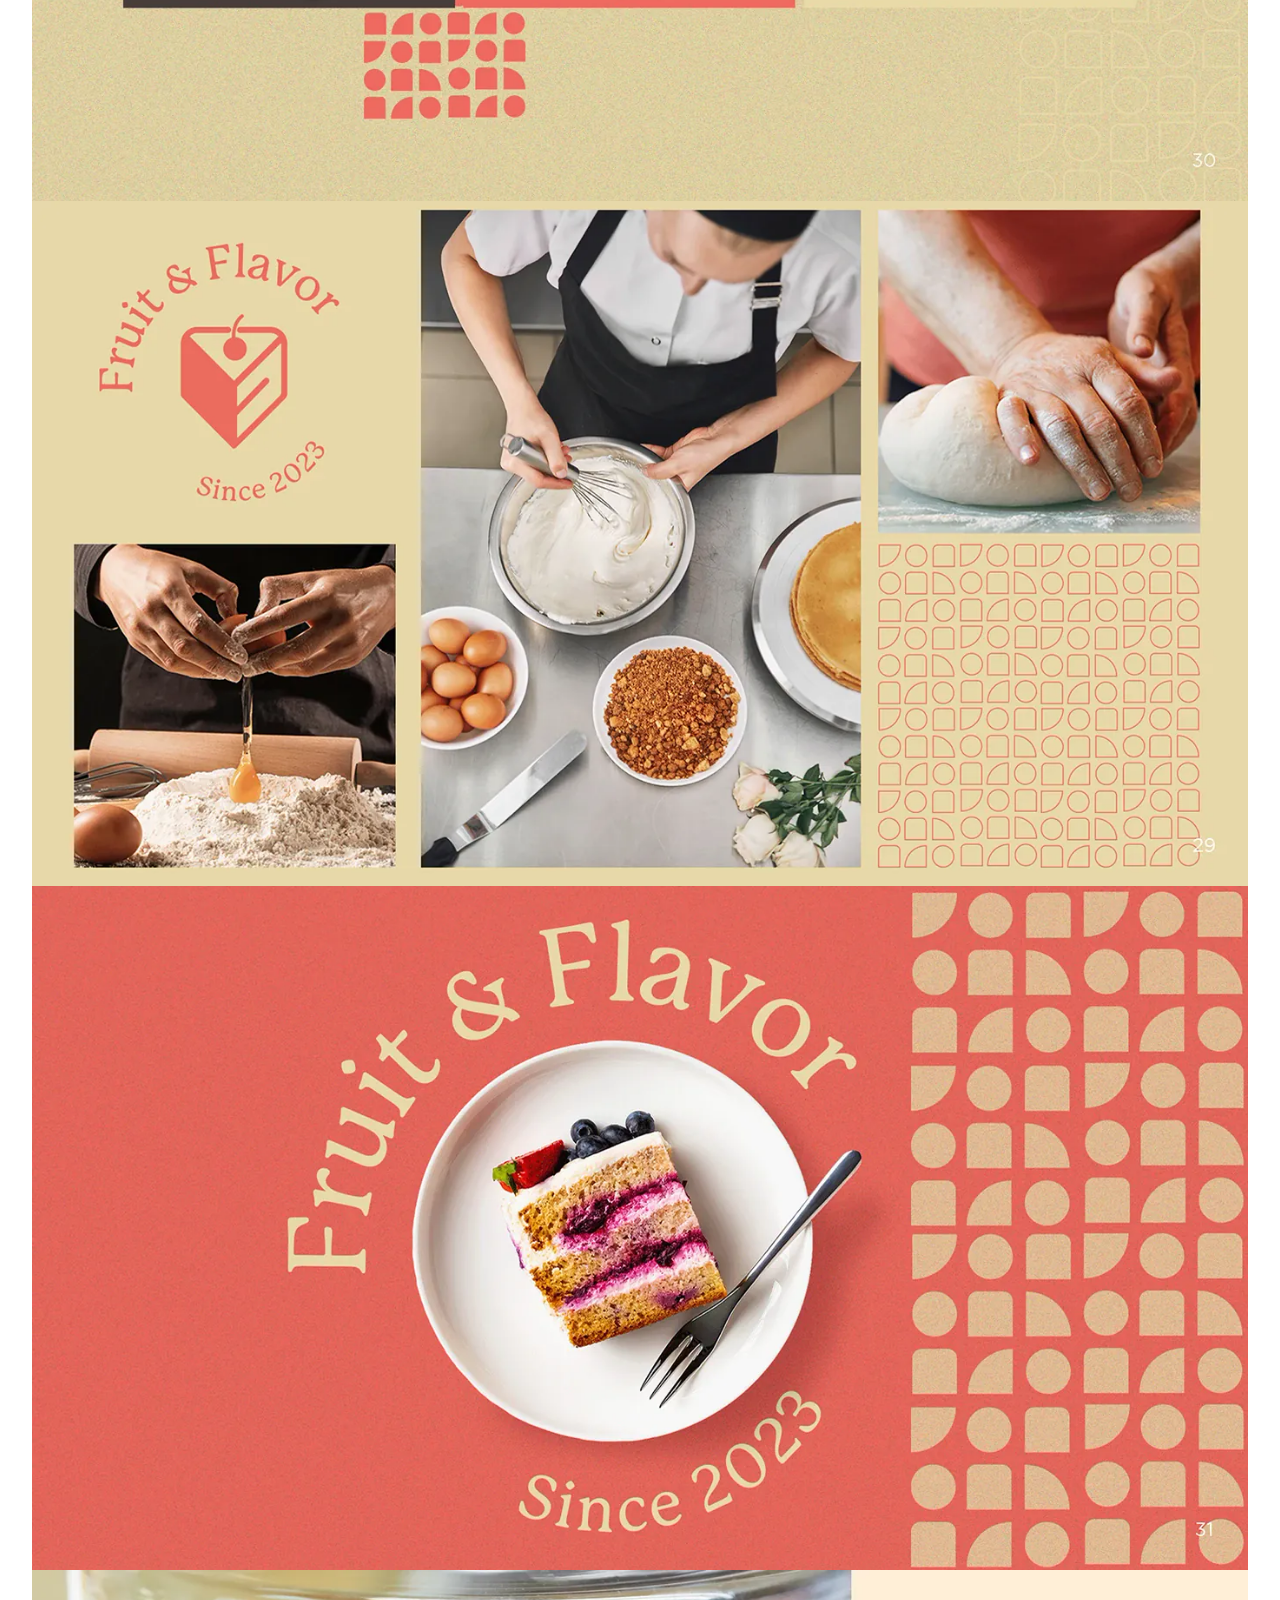
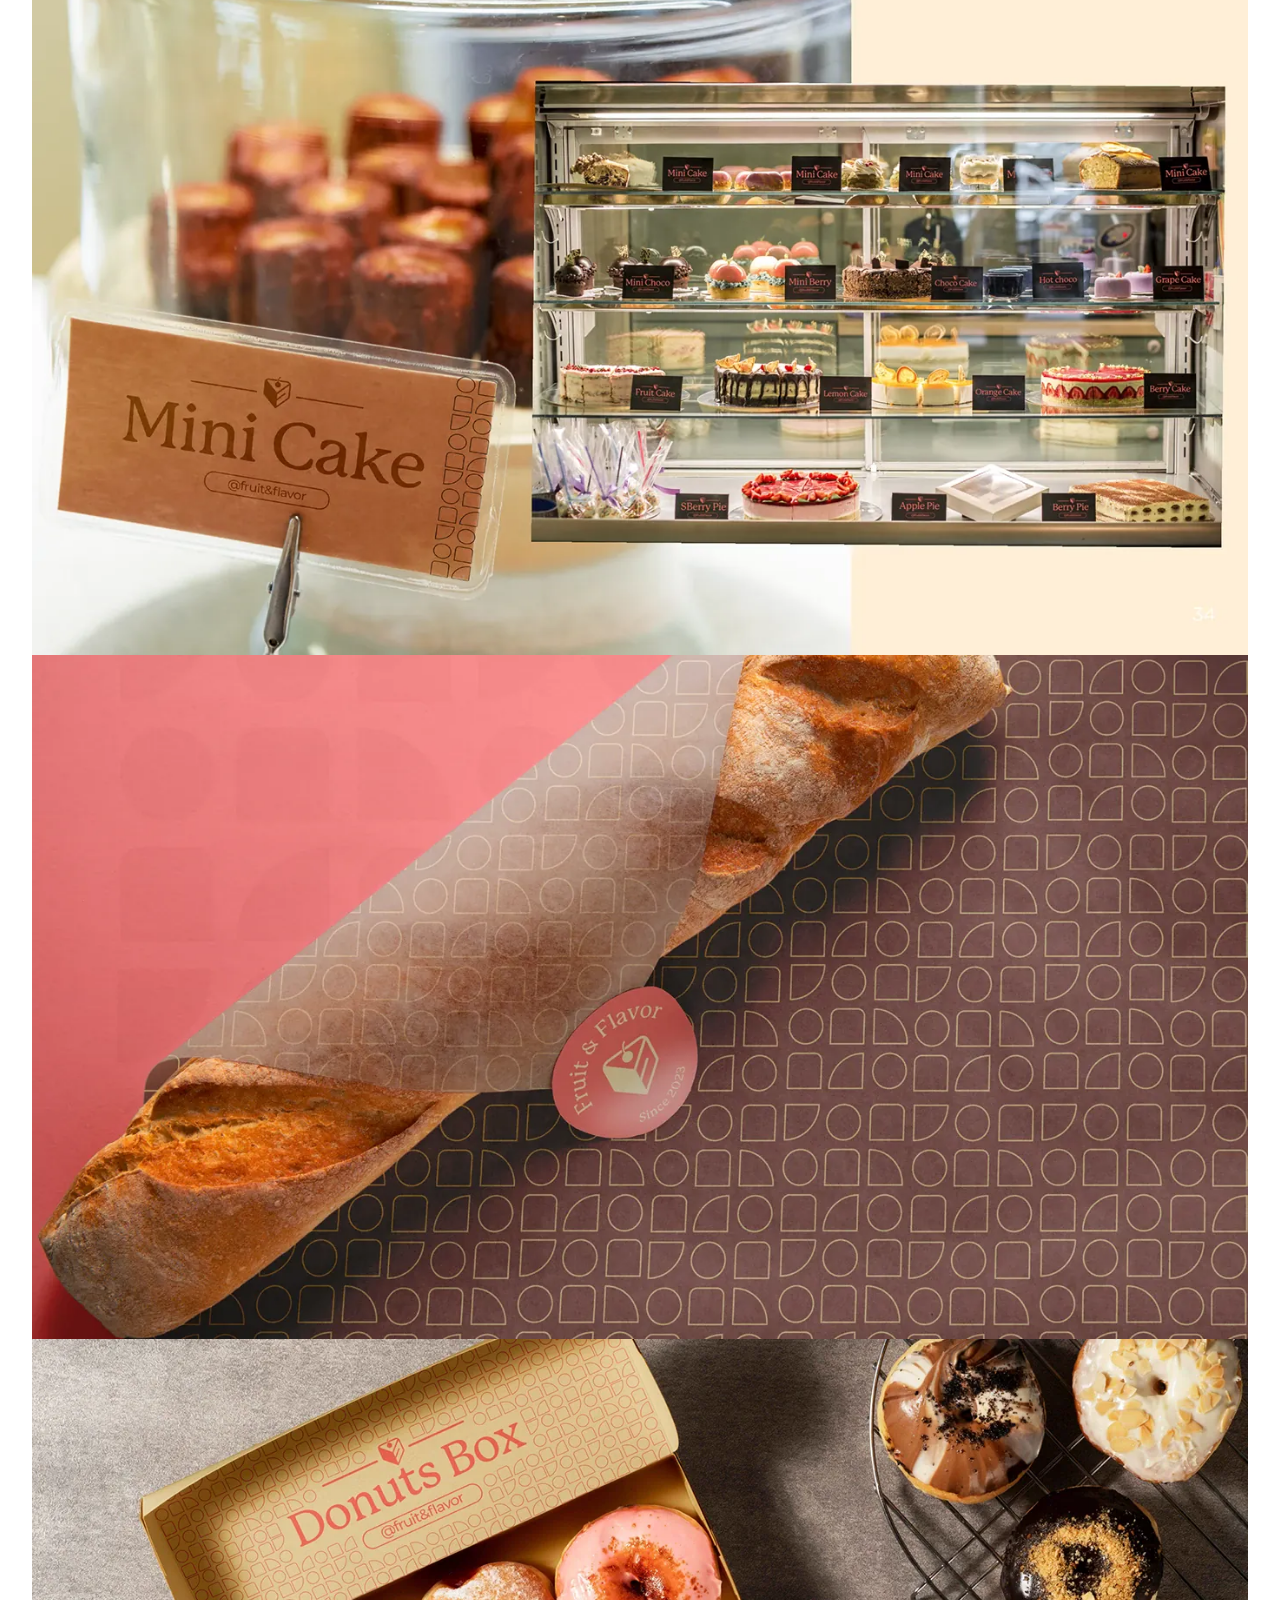
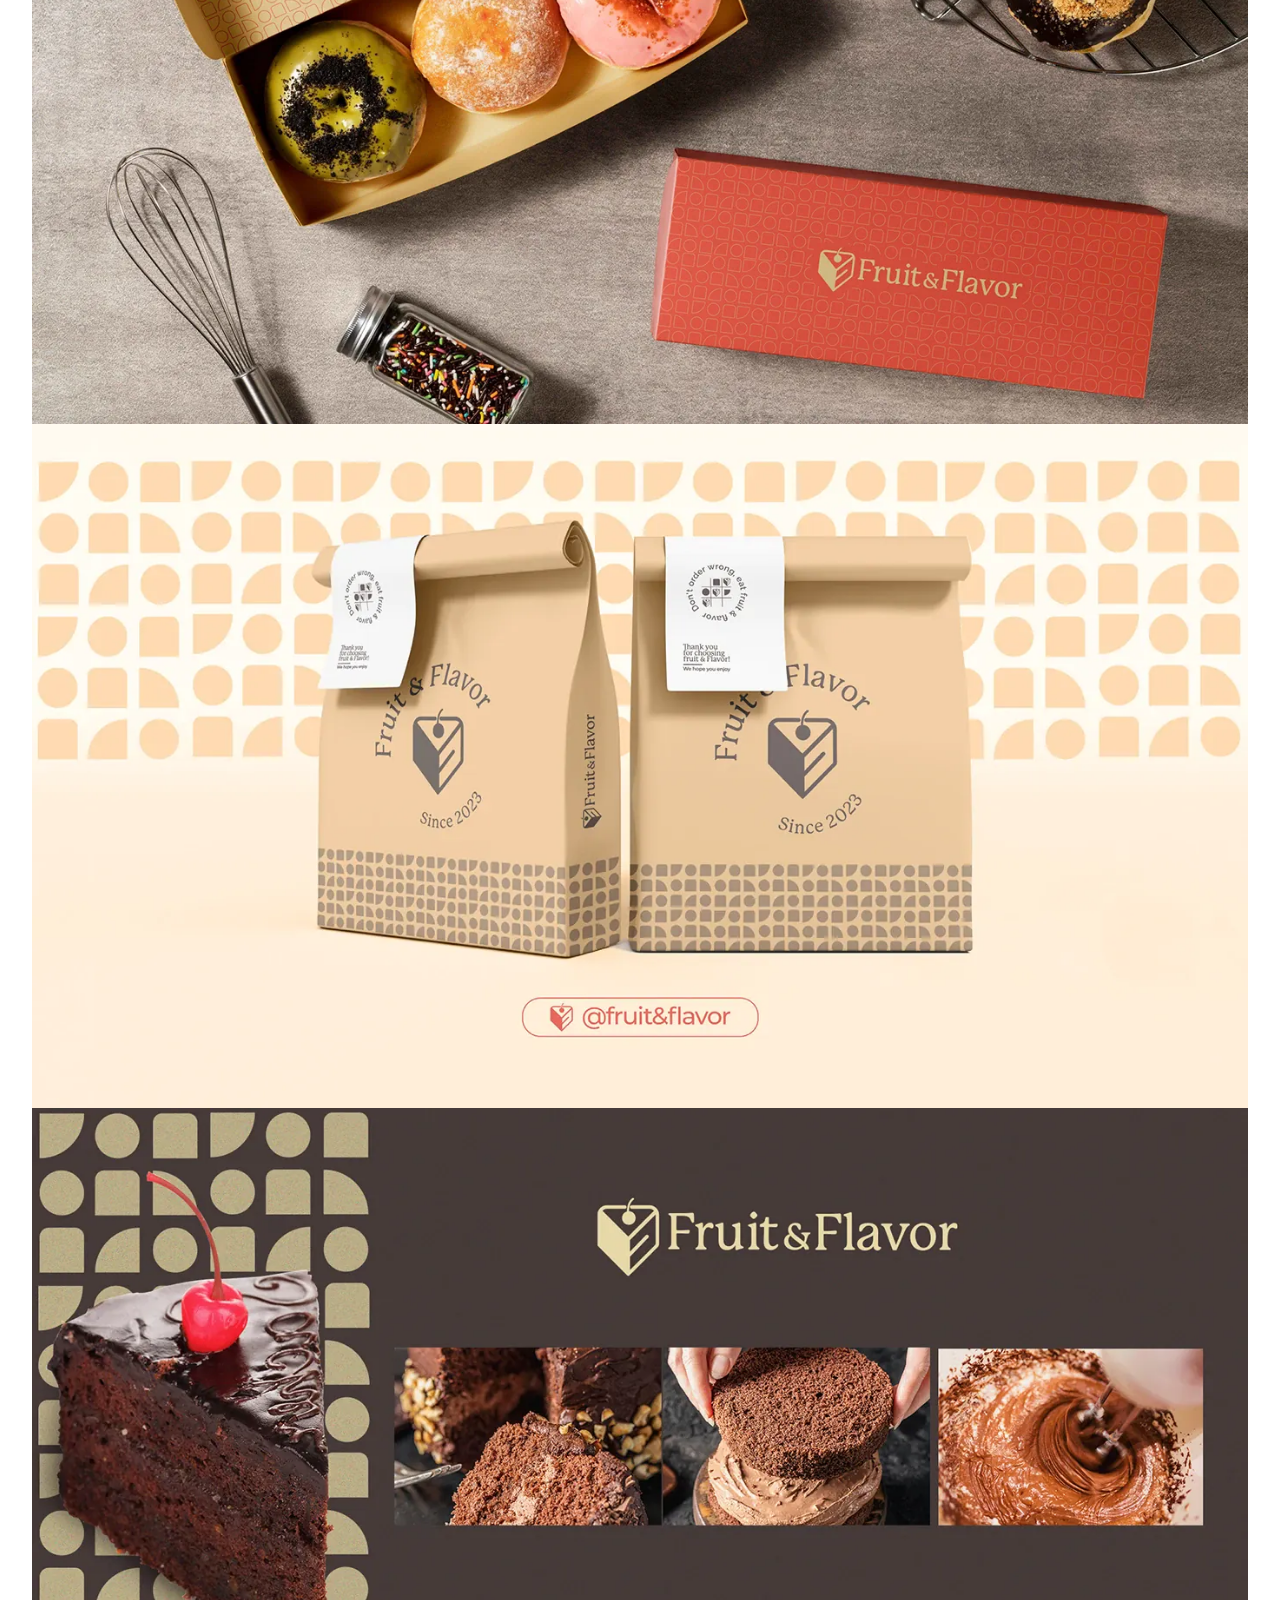
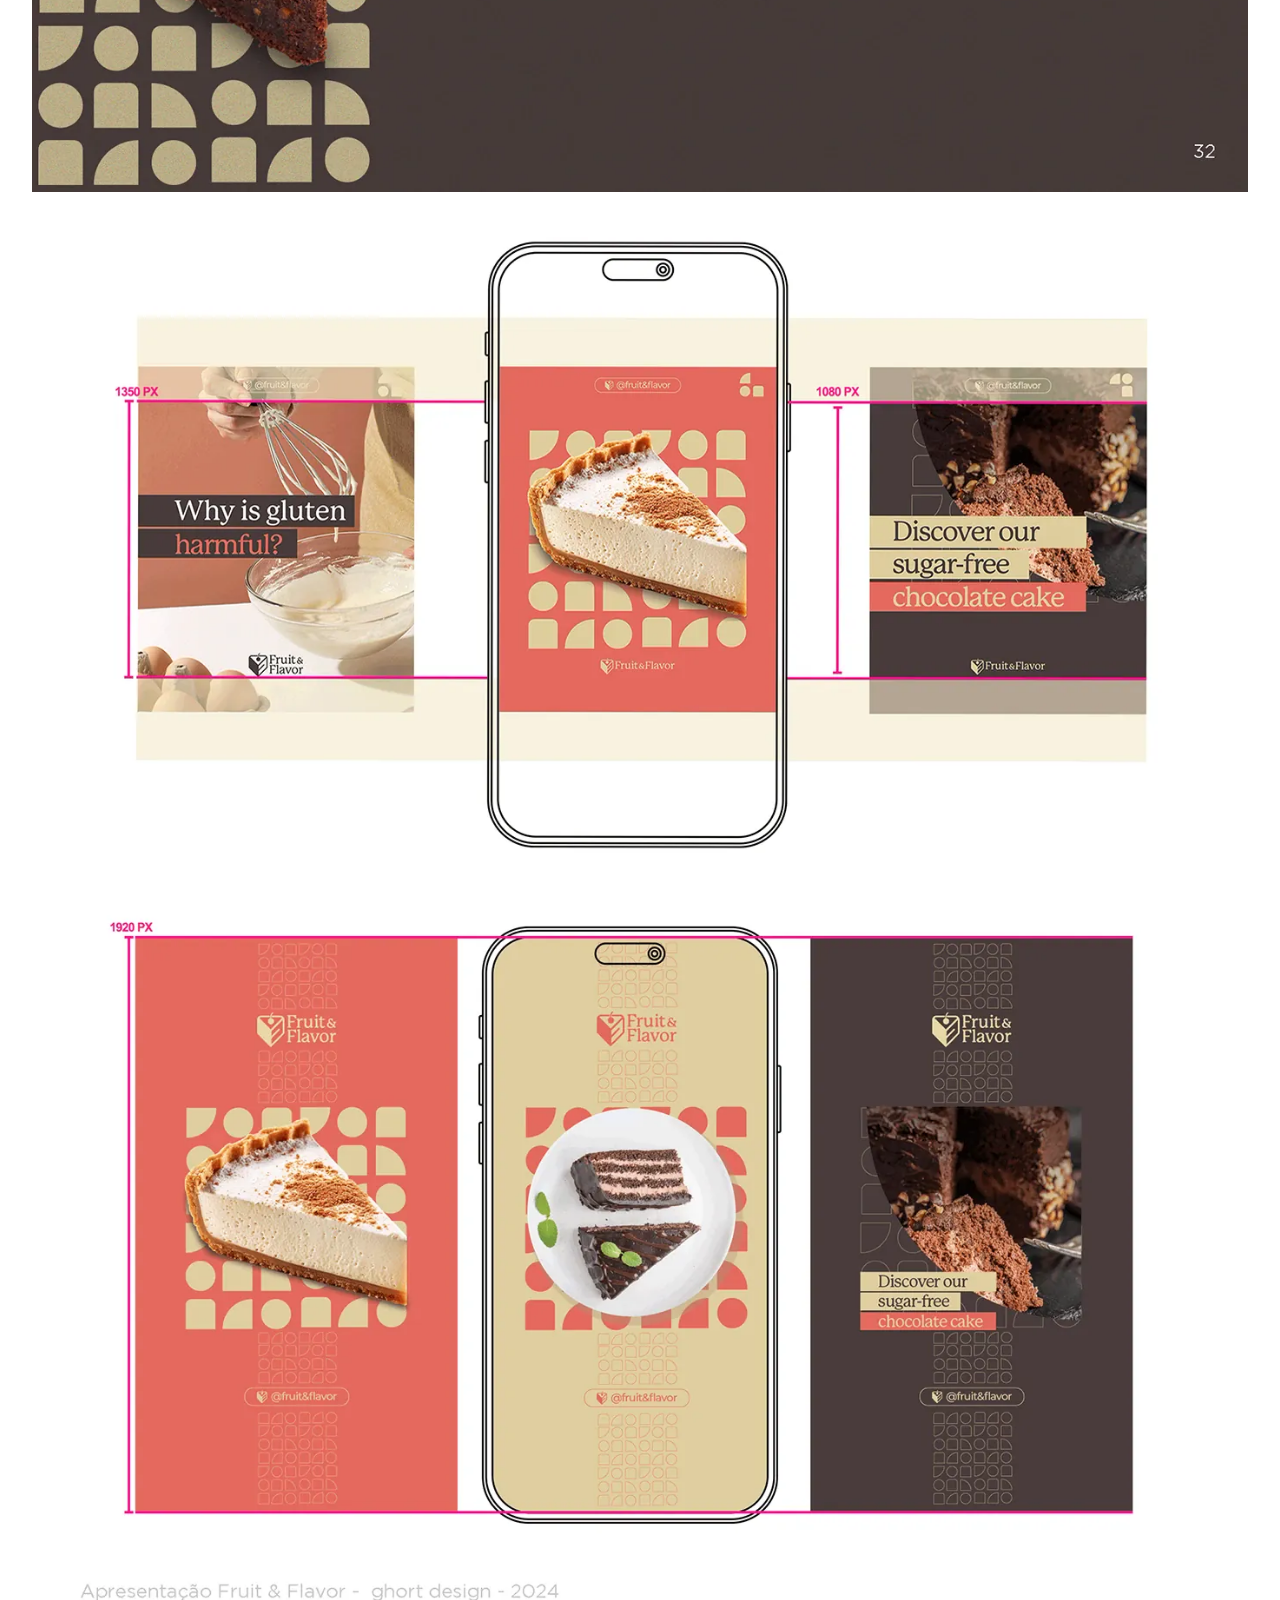
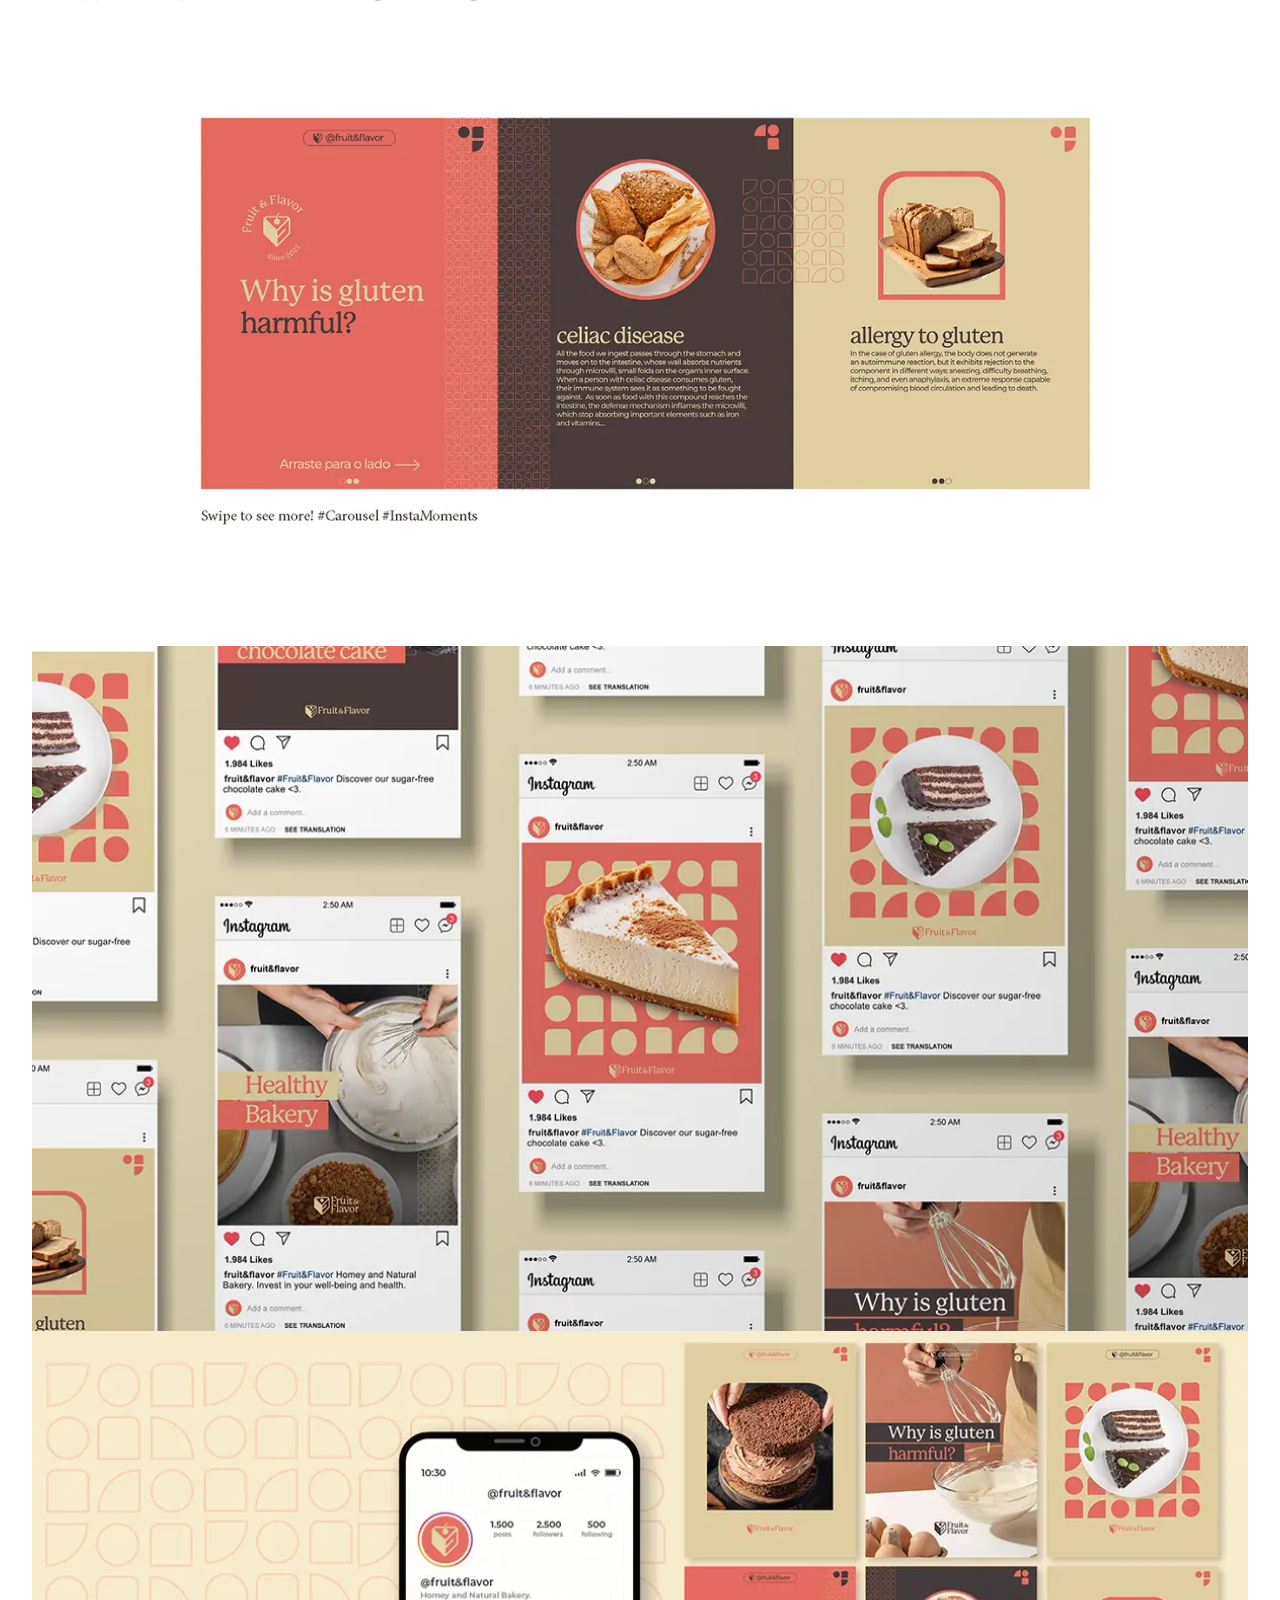
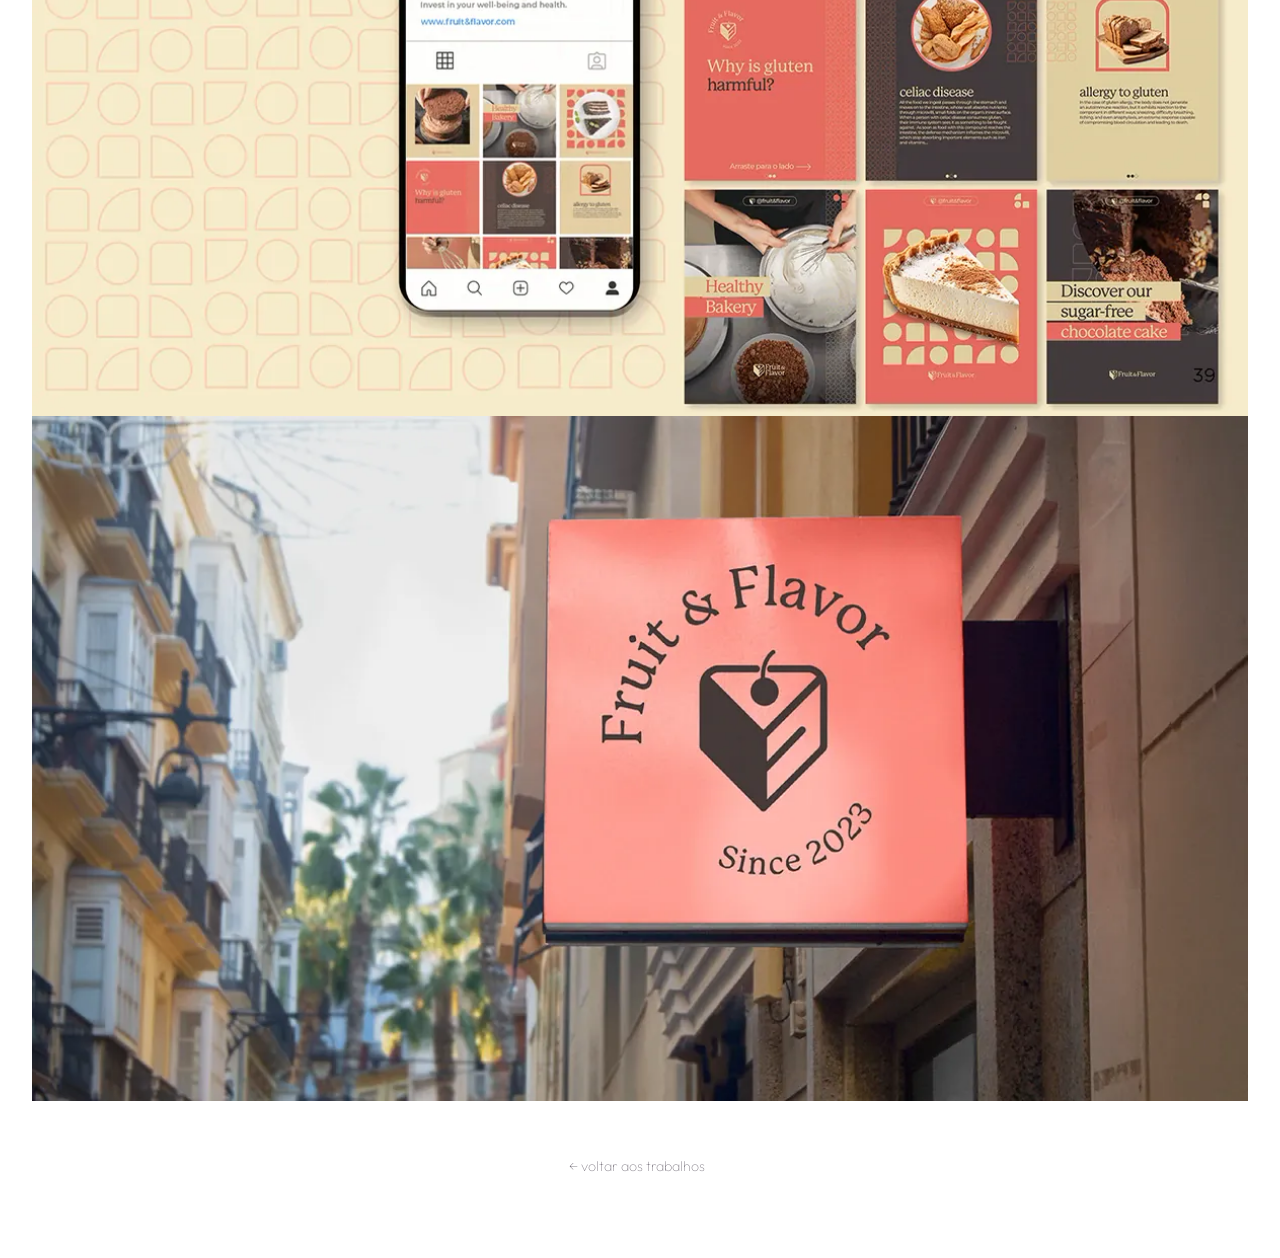
<file: fruit-flavor.html>
<!doctype html>
<html lang="pt-BR">
<head>
<meta charset="utf-8">
<meta name="viewport" content="width=device-width, initial-scale=1">
<title>Fruit &amp; Flavor — Ghort Estúdio Criativo</title>
<link rel="icon" type="image/png" sizes="32x32" href="assets/favicon-32.png">
<link rel="icon" type="image/png" sizes="512x512" href="assets/favicon-512.png">
<link rel="apple-touch-icon" href="assets/favicon-180.png">
<link rel="preconnect" href="https://fonts.googleapis.com">
<link rel="preconnect" href="https://fonts.gstatic.com" crossorigin>
<link rel="stylesheet" href="https://fonts.googleapis.com/css2?family=Outfit:wght@100..900&display=swap">
<link rel="stylesheet" href="assets/projeto.css">
</head>
<body>

<div class="wrap">
  <div class="top">
    <a class="voltar" href="portfolio.html">
      <span class="lk" data-t="← voltar aos trabalhos"><span>← voltar aos trabalhos</span></span>
    </a>
  </div>

  <header class="titulo-proj">
    <h1>Fruit &amp; Flavor</h1>
  </header>
</div>

<main class="pecas">
  <img src="assets/work/fruit/01.webp" alt="Fruit &amp; Flavor — imagem 1" width="1400" height="788" fetchpriority="high" decoding="async">
  <img src="assets/work/fruit/02.webp" alt="Fruit &amp; Flavor — imagem 2" width="1400" height="788" loading="lazy" decoding="async">
  <img src="assets/work/fruit/03.webp" alt="Fruit &amp; Flavor — imagem 3" width="1400" height="788" loading="lazy" decoding="async">
  <img src="assets/work/fruit/04.webp" alt="Fruit &amp; Flavor — imagem 4" width="1400" height="788" loading="lazy" decoding="async">
  <img src="assets/work/fruit/05.webp" alt="Fruit &amp; Flavor — imagem 5" width="1400" height="788" loading="lazy" decoding="async">
  <img src="assets/work/fruit/06.webp" alt="Fruit &amp; Flavor — imagem 6" width="1400" height="788" loading="lazy" decoding="async">
  <img src="assets/work/fruit/07.webp" alt="Fruit &amp; Flavor — imagem 7" width="1400" height="788" loading="lazy" decoding="async">
  <img src="assets/work/fruit/08.webp" alt="Fruit &amp; Flavor — imagem 8" width="1400" height="788" loading="lazy" decoding="async">
  <img src="assets/work/fruit/09.webp" alt="Fruit &amp; Flavor — imagem 9" width="1400" height="788" loading="lazy" decoding="async">
  <img src="assets/work/fruit/10.webp" alt="Fruit &amp; Flavor — imagem 10" width="1400" height="788" loading="lazy" decoding="async">
  <img src="assets/work/fruit/11.webp" alt="Fruit &amp; Flavor — imagem 11" width="1400" height="788" loading="lazy" decoding="async">
  <img src="assets/work/fruit/12.webp" alt="Fruit &amp; Flavor — imagem 12" width="1400" height="788" loading="lazy" decoding="async">
  <img src="assets/work/fruit/13.webp" alt="Fruit &amp; Flavor — imagem 13" width="1400" height="788" loading="lazy" decoding="async">
  <img src="assets/work/fruit/14.webp" alt="Fruit &amp; Flavor — imagem 14" width="1400" height="788" loading="lazy" decoding="async">
  <img src="assets/work/fruit/15.webp" alt="Fruit &amp; Flavor — imagem 15" width="1400" height="788" loading="lazy" decoding="async">
  <img src="assets/work/fruit/16.webp" alt="Fruit &amp; Flavor — imagem 16" width="1400" height="788" loading="lazy" decoding="async">
  <img src="assets/work/fruit/17.webp" alt="Fruit &amp; Flavor — imagem 17" width="1400" height="788" loading="lazy" decoding="async">
  <img src="assets/work/fruit/18.webp" alt="Fruit &amp; Flavor — imagem 18" width="1200" height="676" loading="lazy" decoding="async">
  <img src="assets/work/fruit/19.webp" alt="Fruit &amp; Flavor — imagem 19" width="1200" height="676" loading="lazy" decoding="async">
  <img src="assets/work/fruit/20.webp" alt="Fruit &amp; Flavor — imagem 20" width="1200" height="676" loading="lazy" decoding="async">
</main>

<div class="wrap voltar-fim">
  <a class="voltar" href="portfolio.html">
    <span class="lk" data-t="← voltar aos trabalhos"><span>← voltar aos trabalhos</span></span>
  </a>
</div>


</body>
</html>
</file>
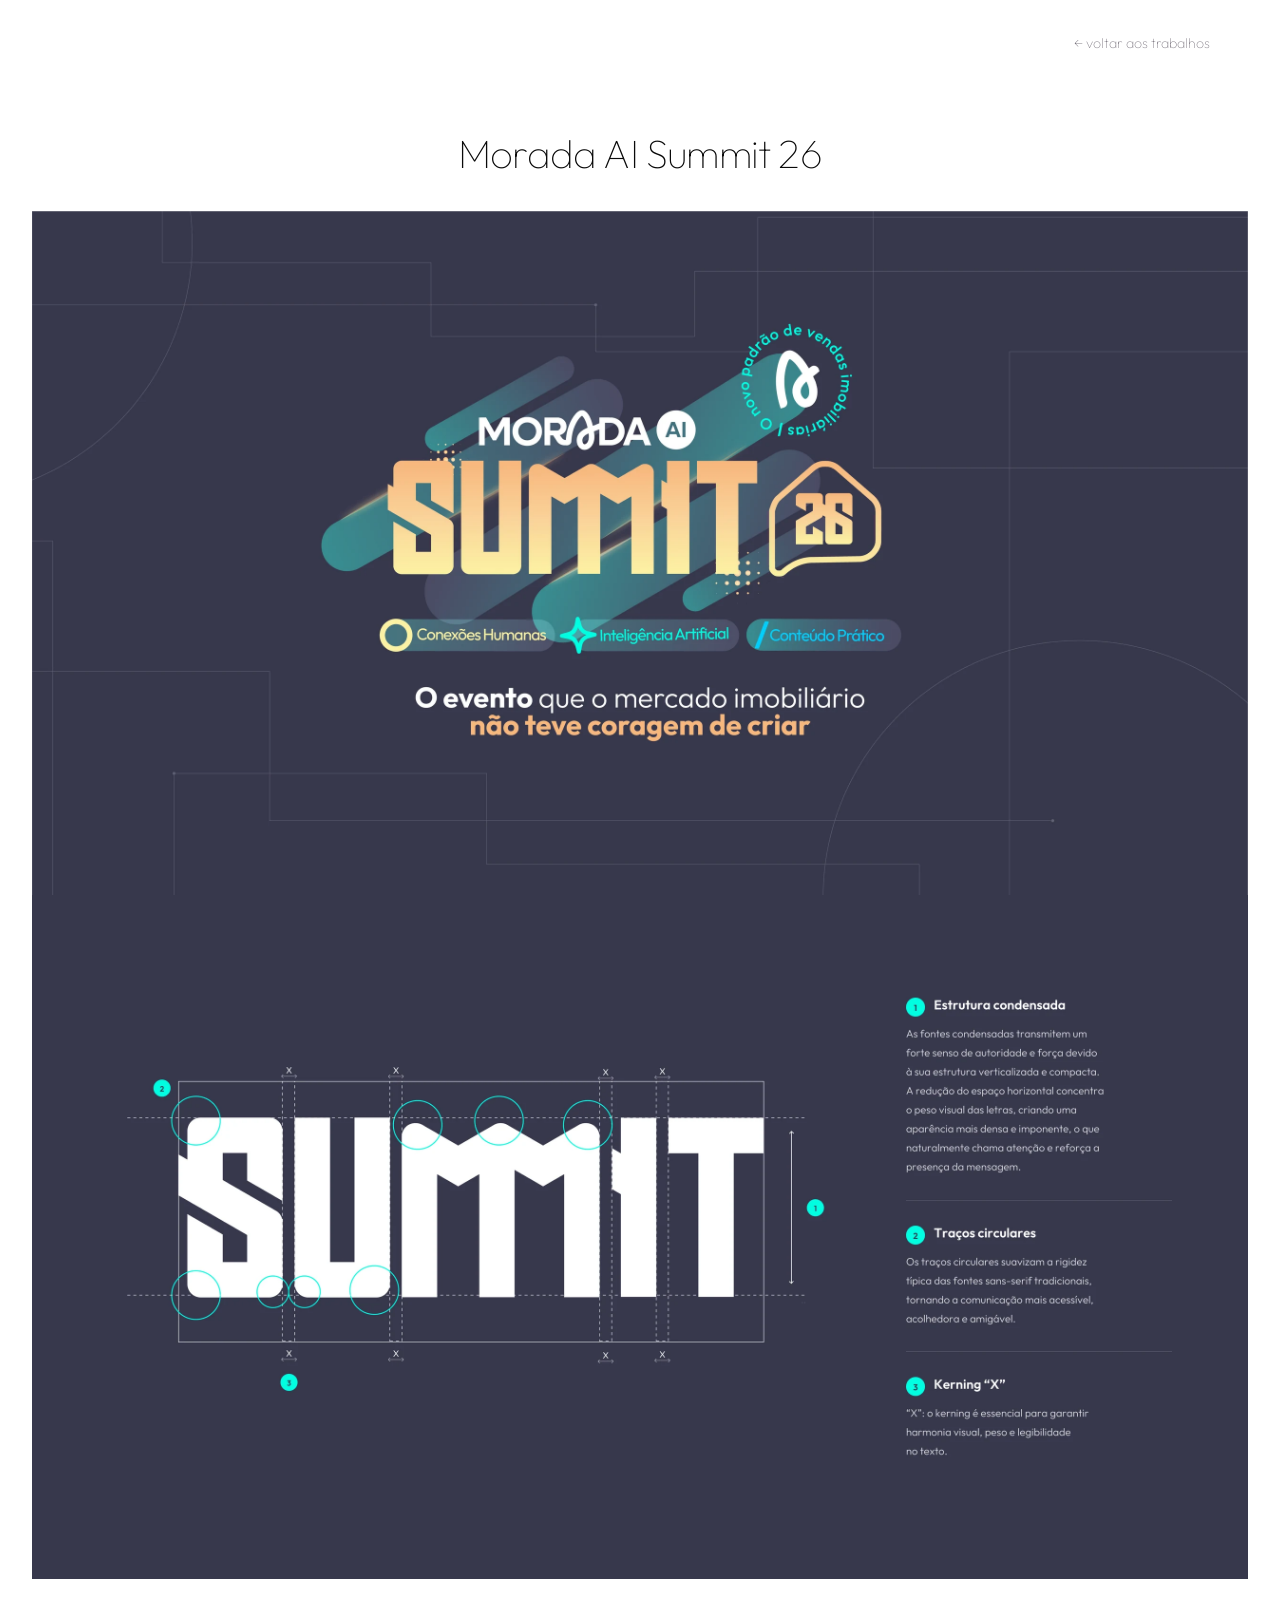
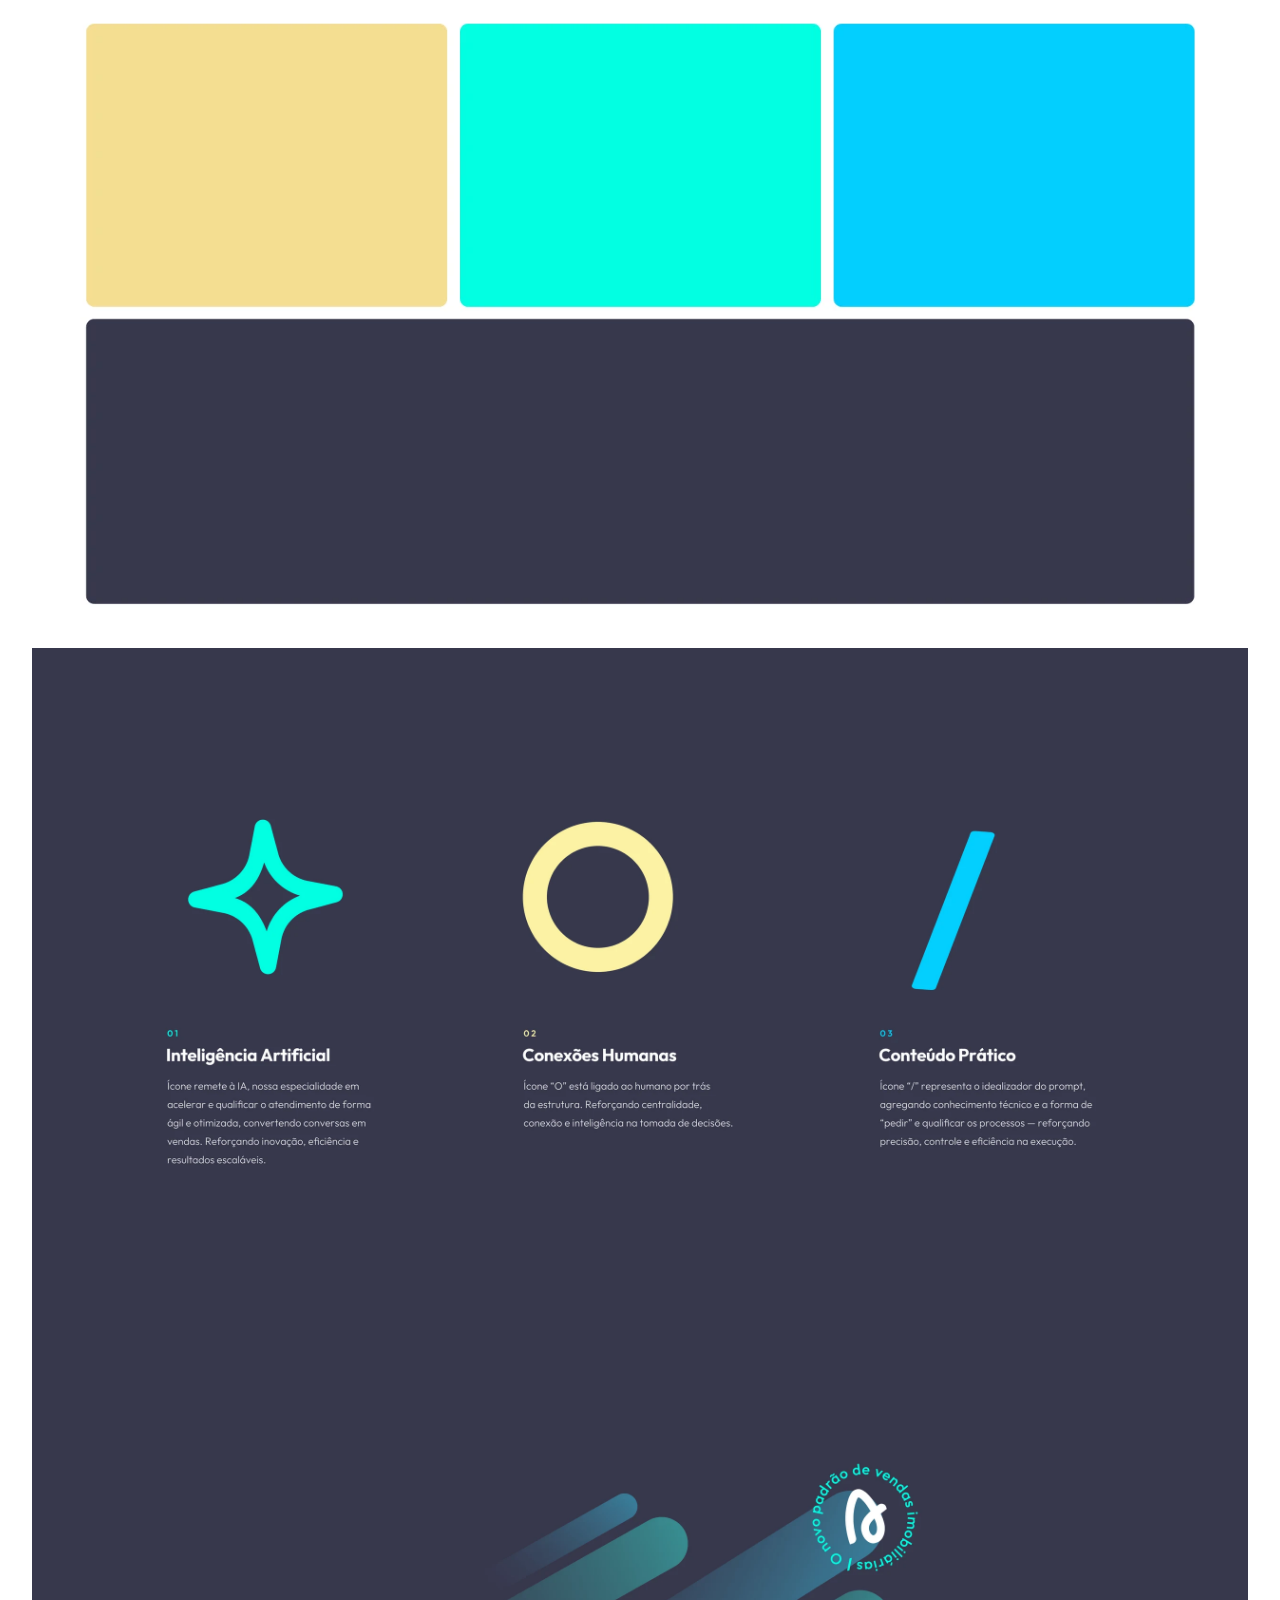
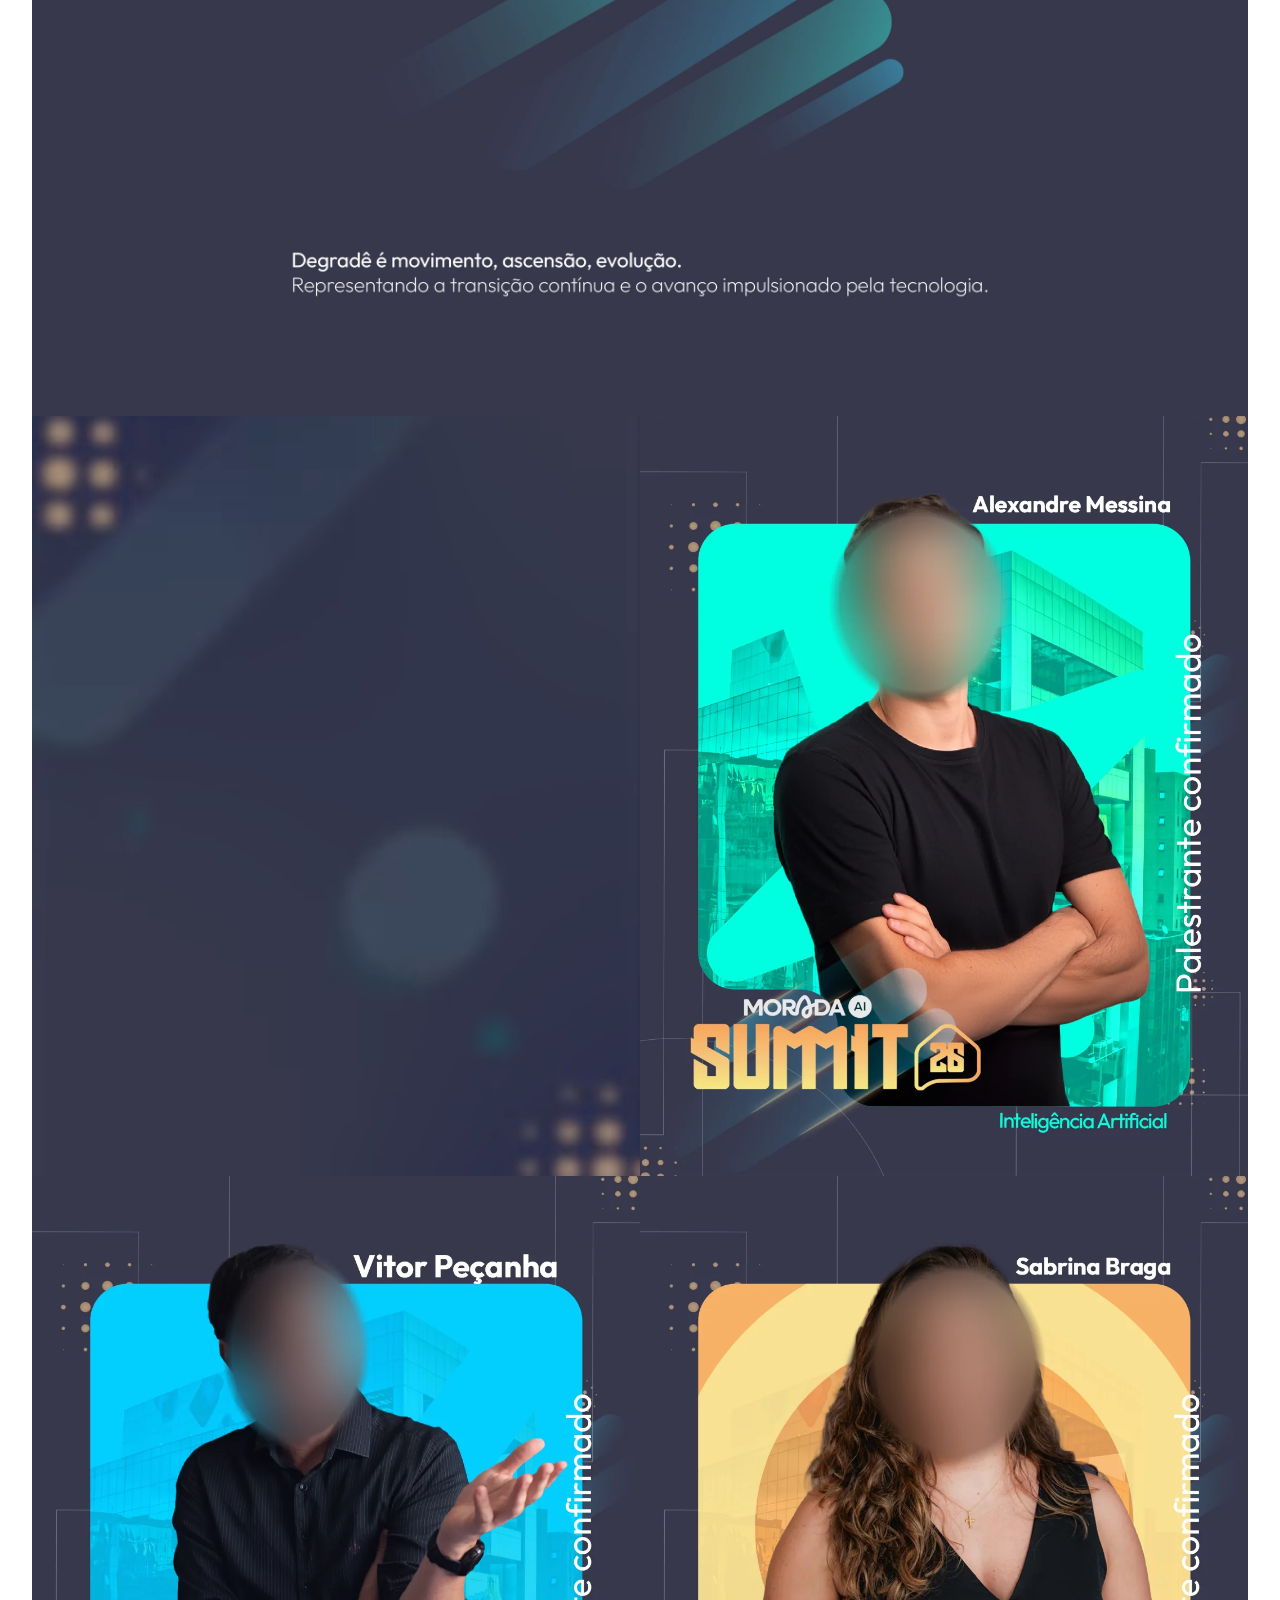
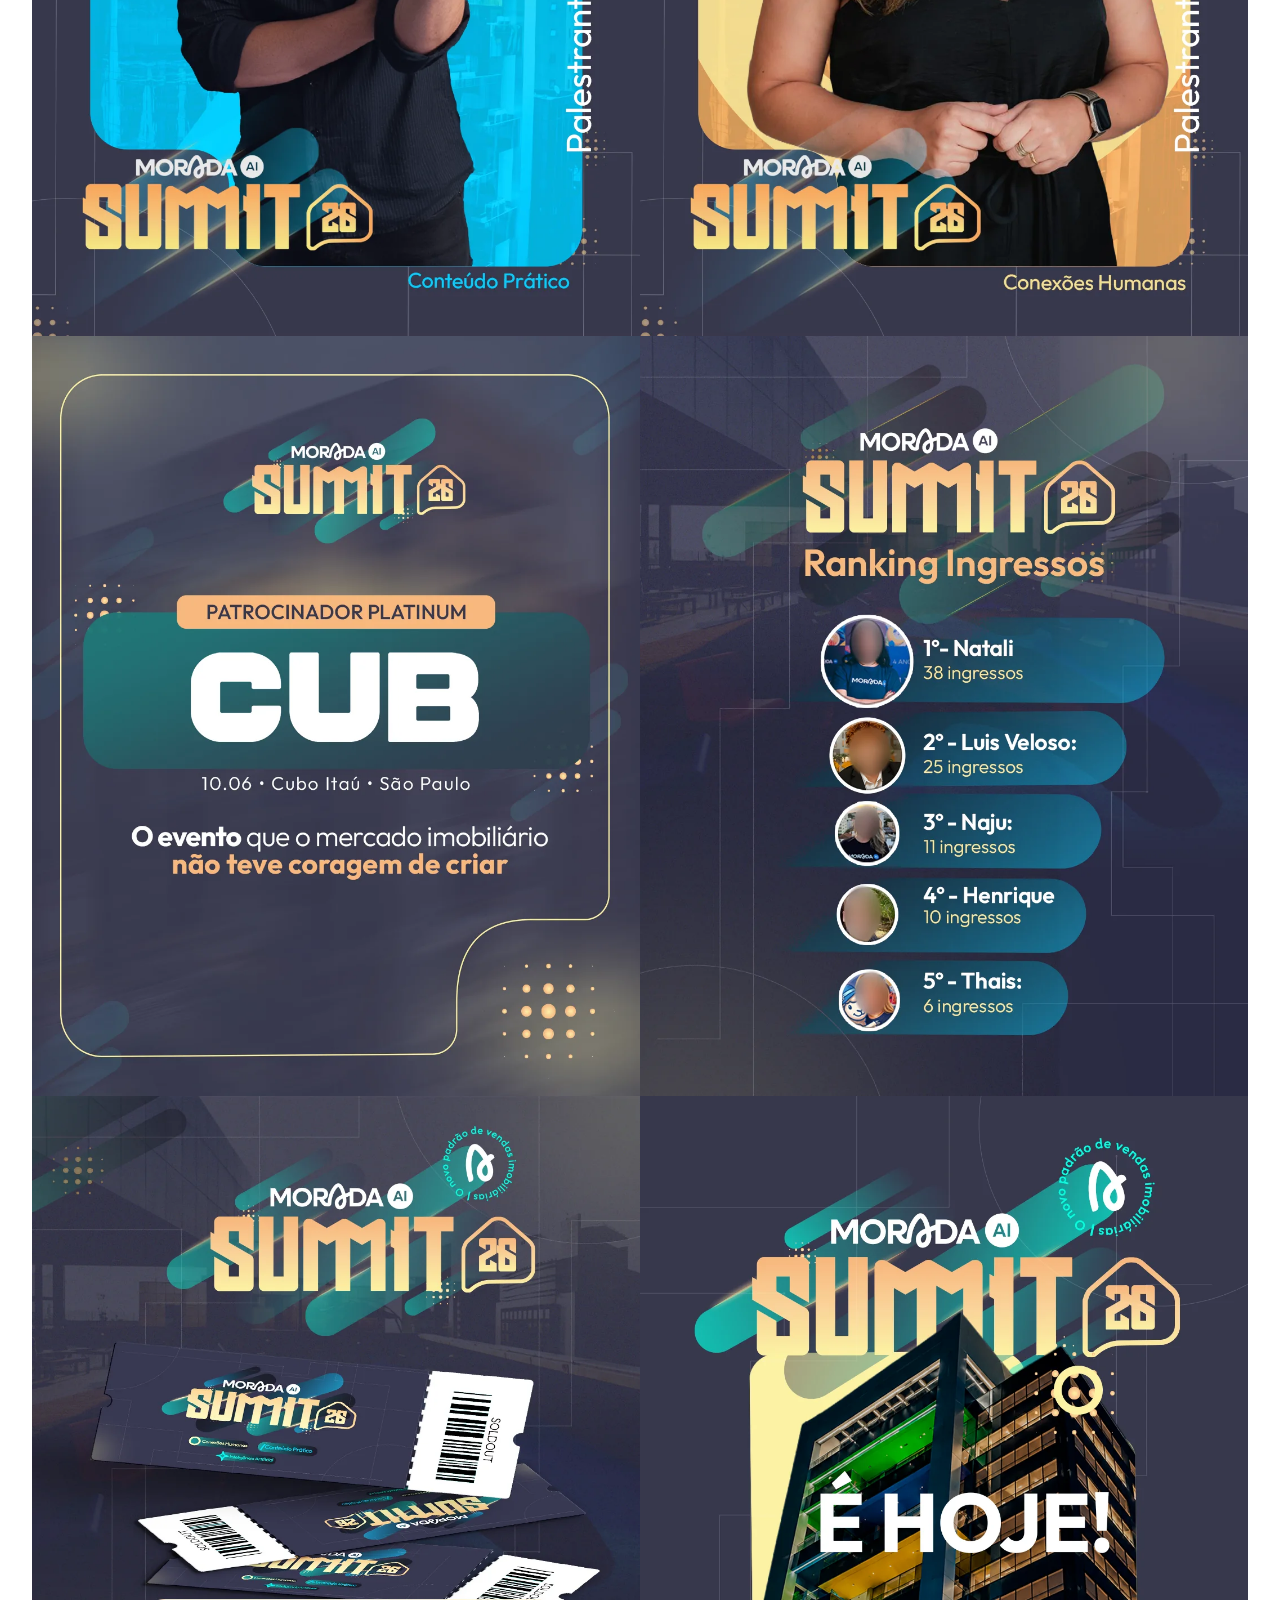
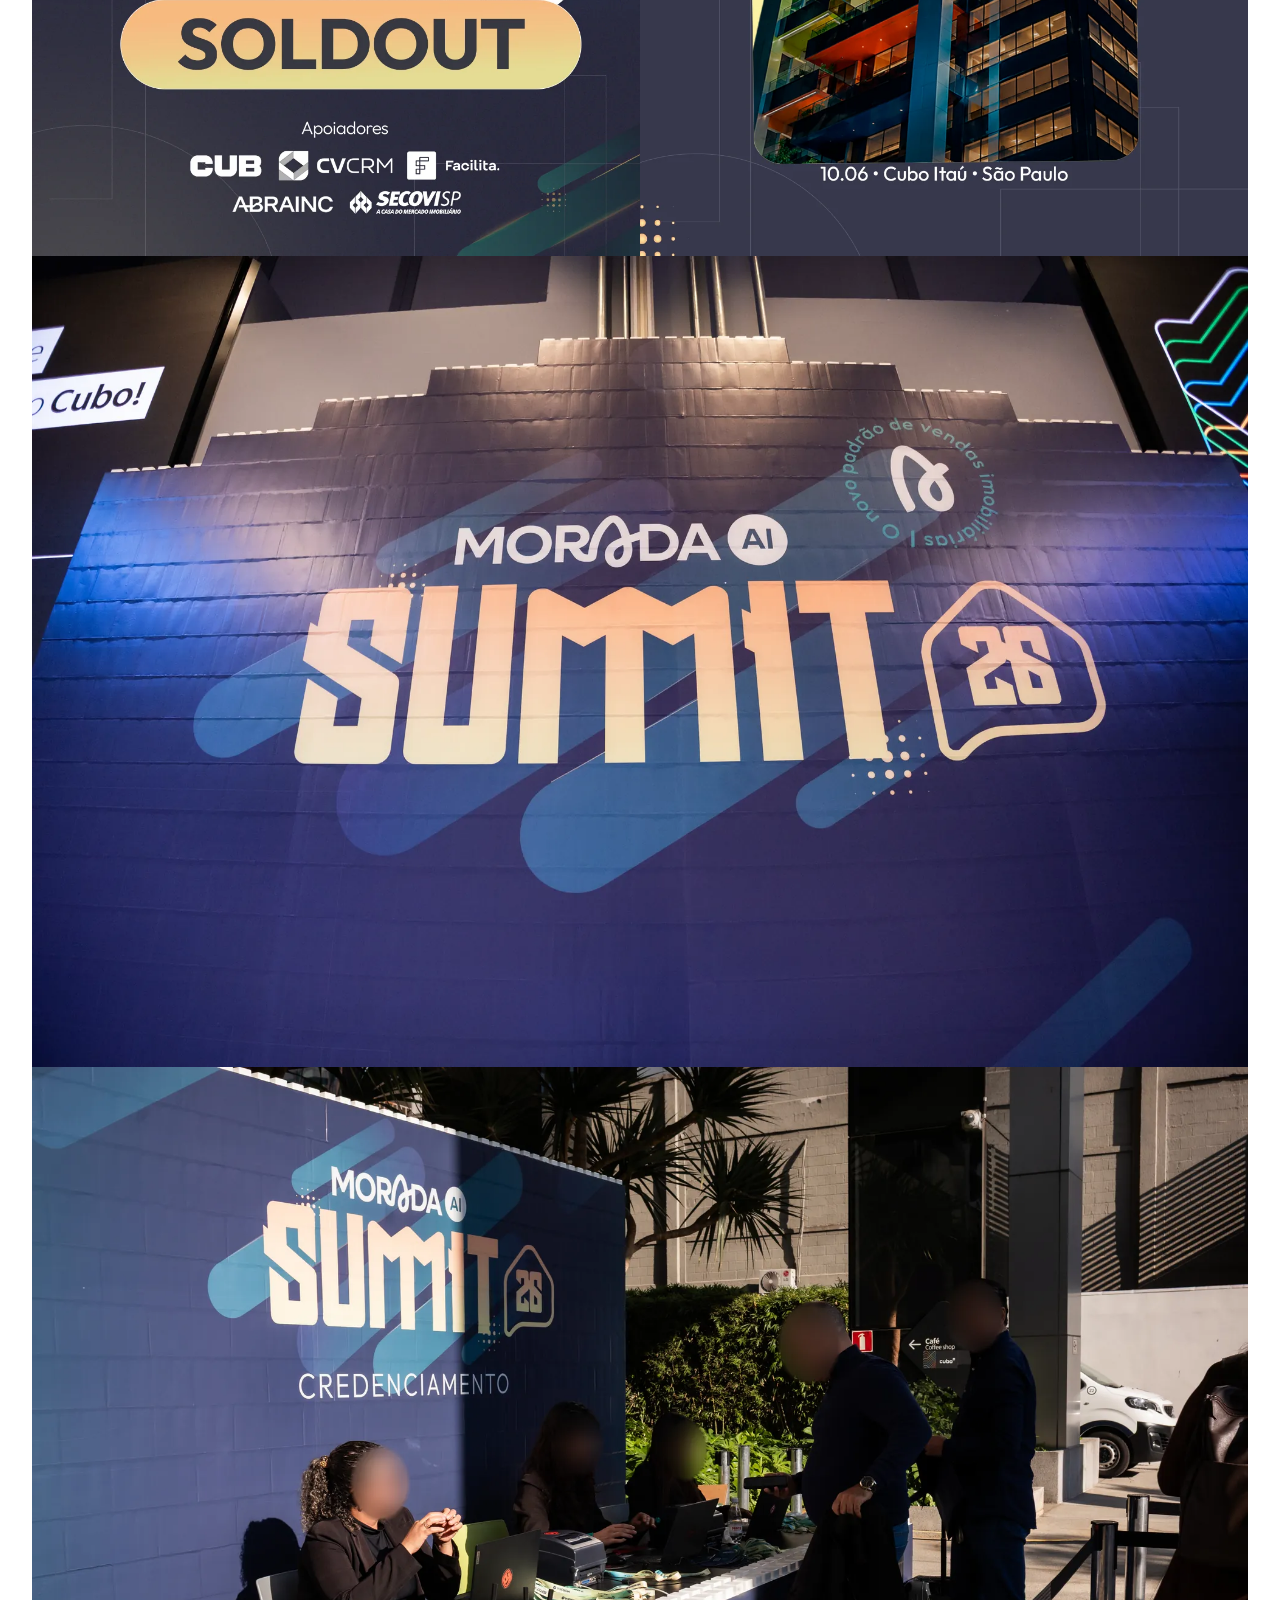
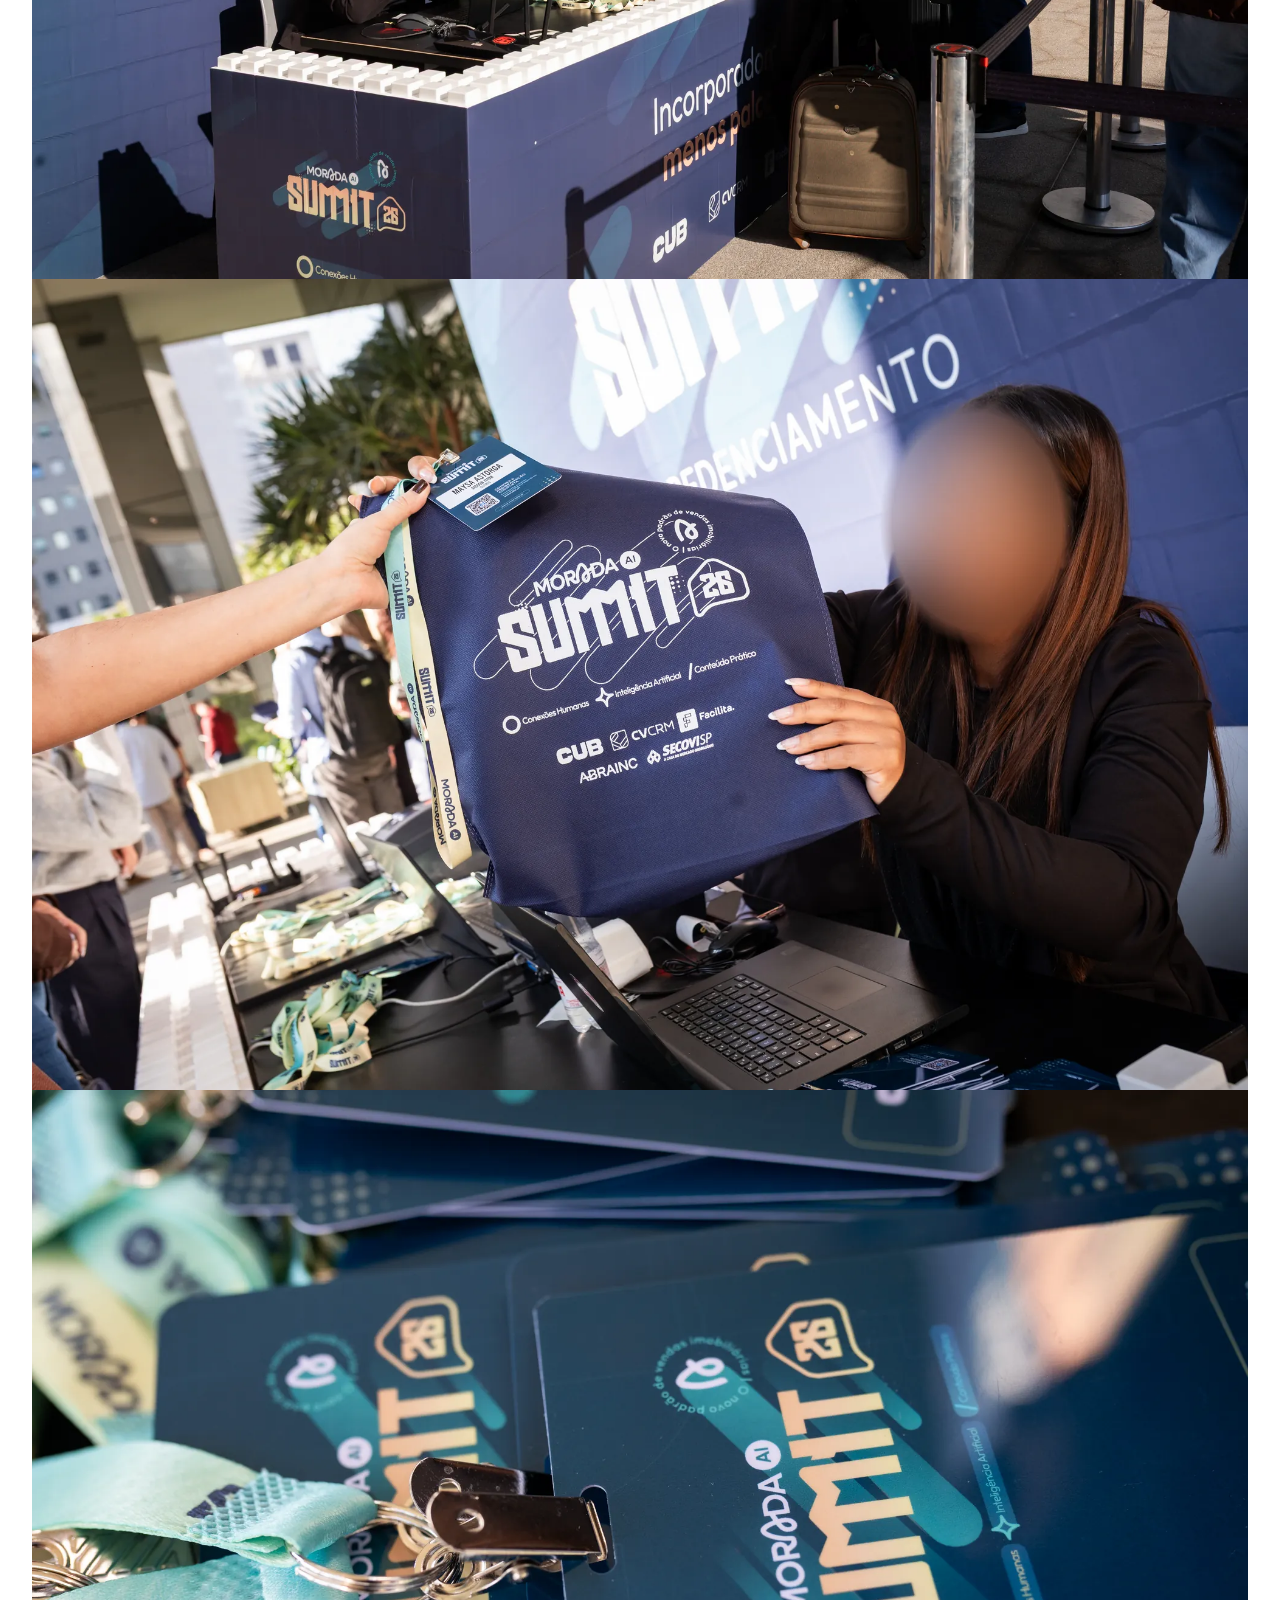
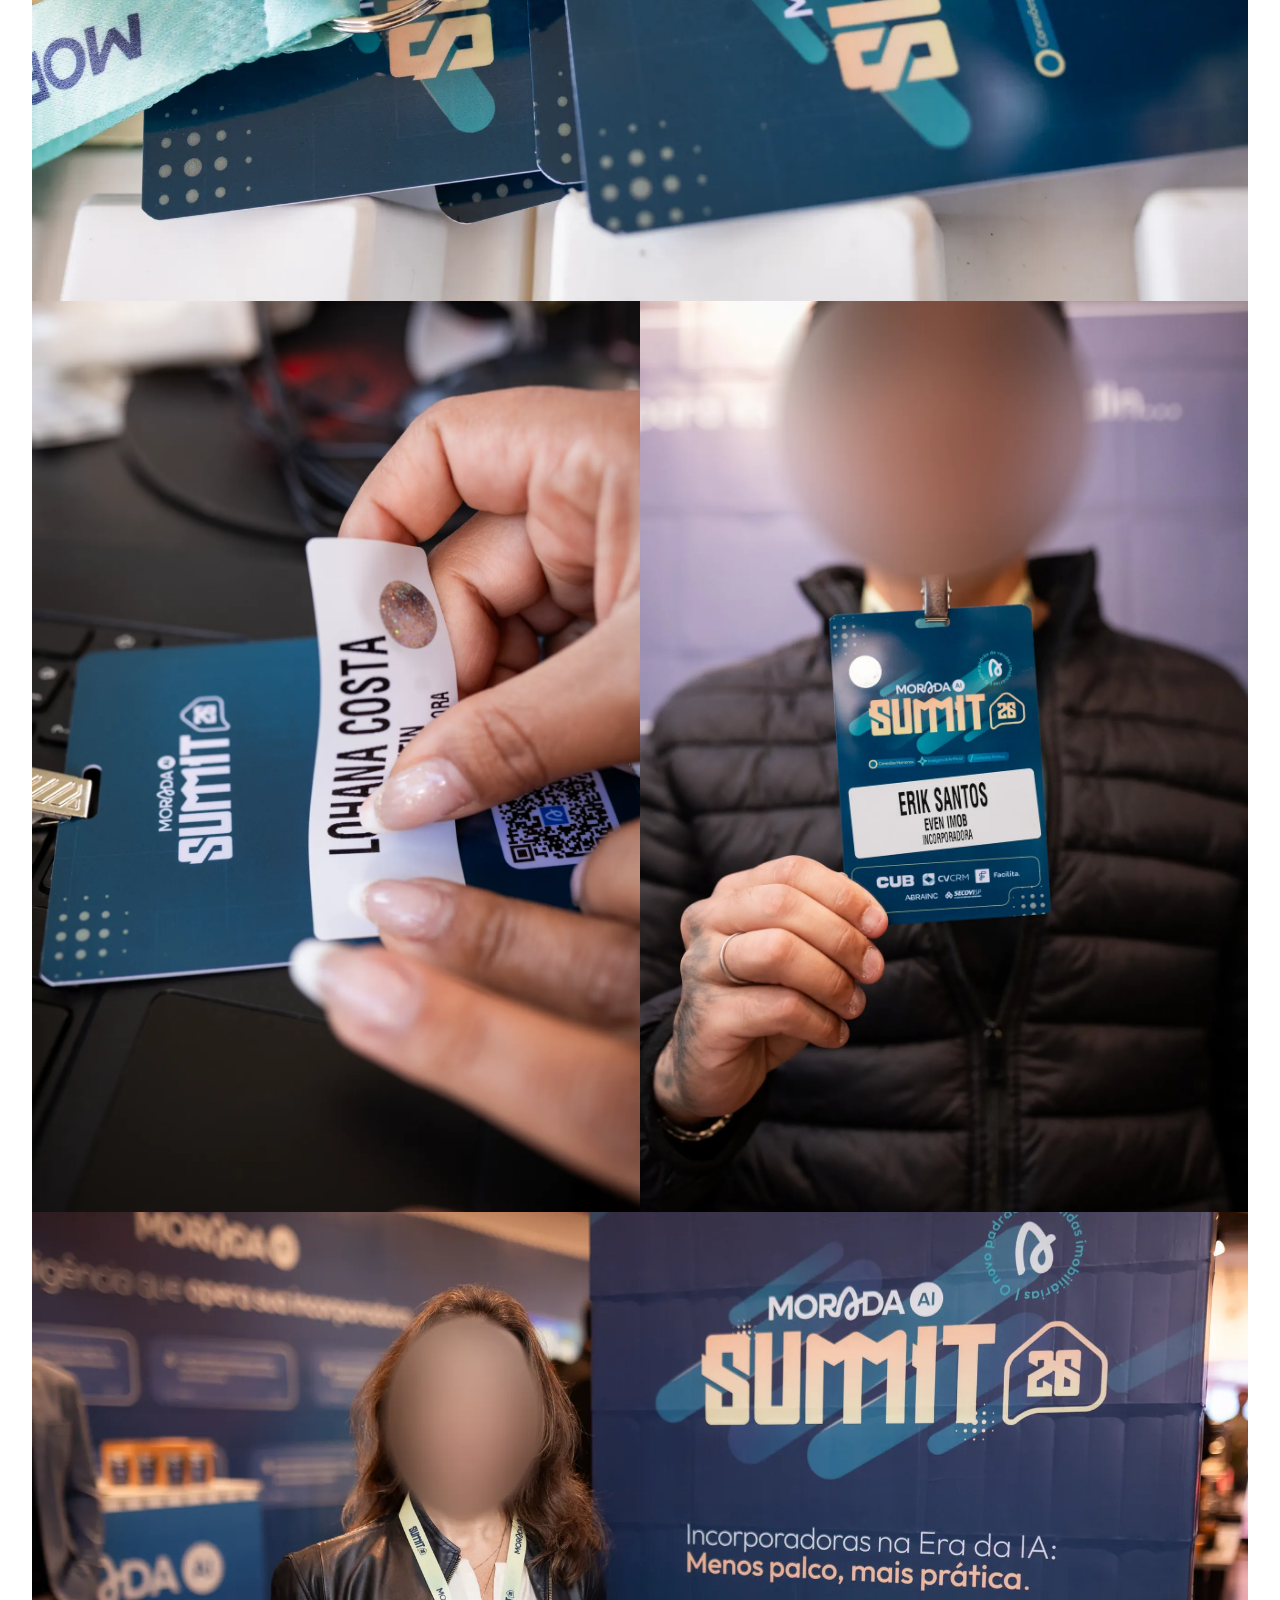
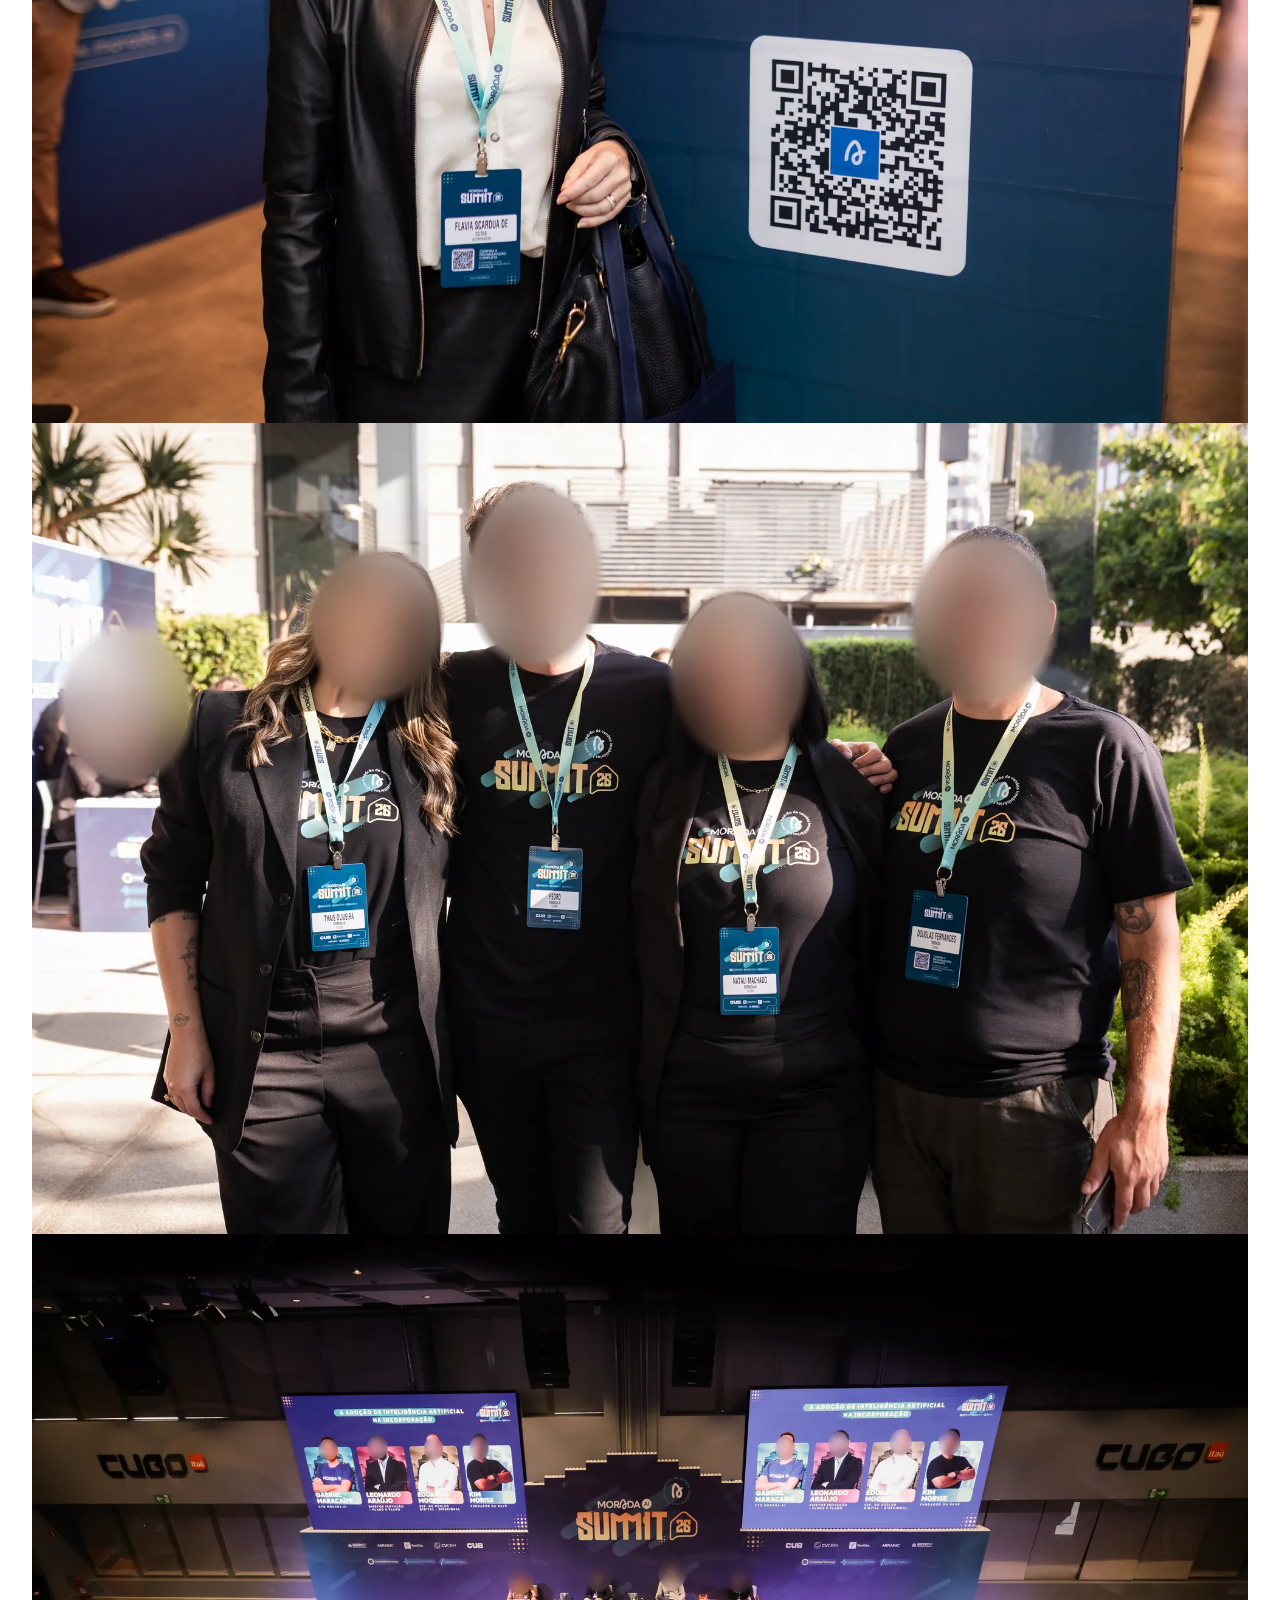
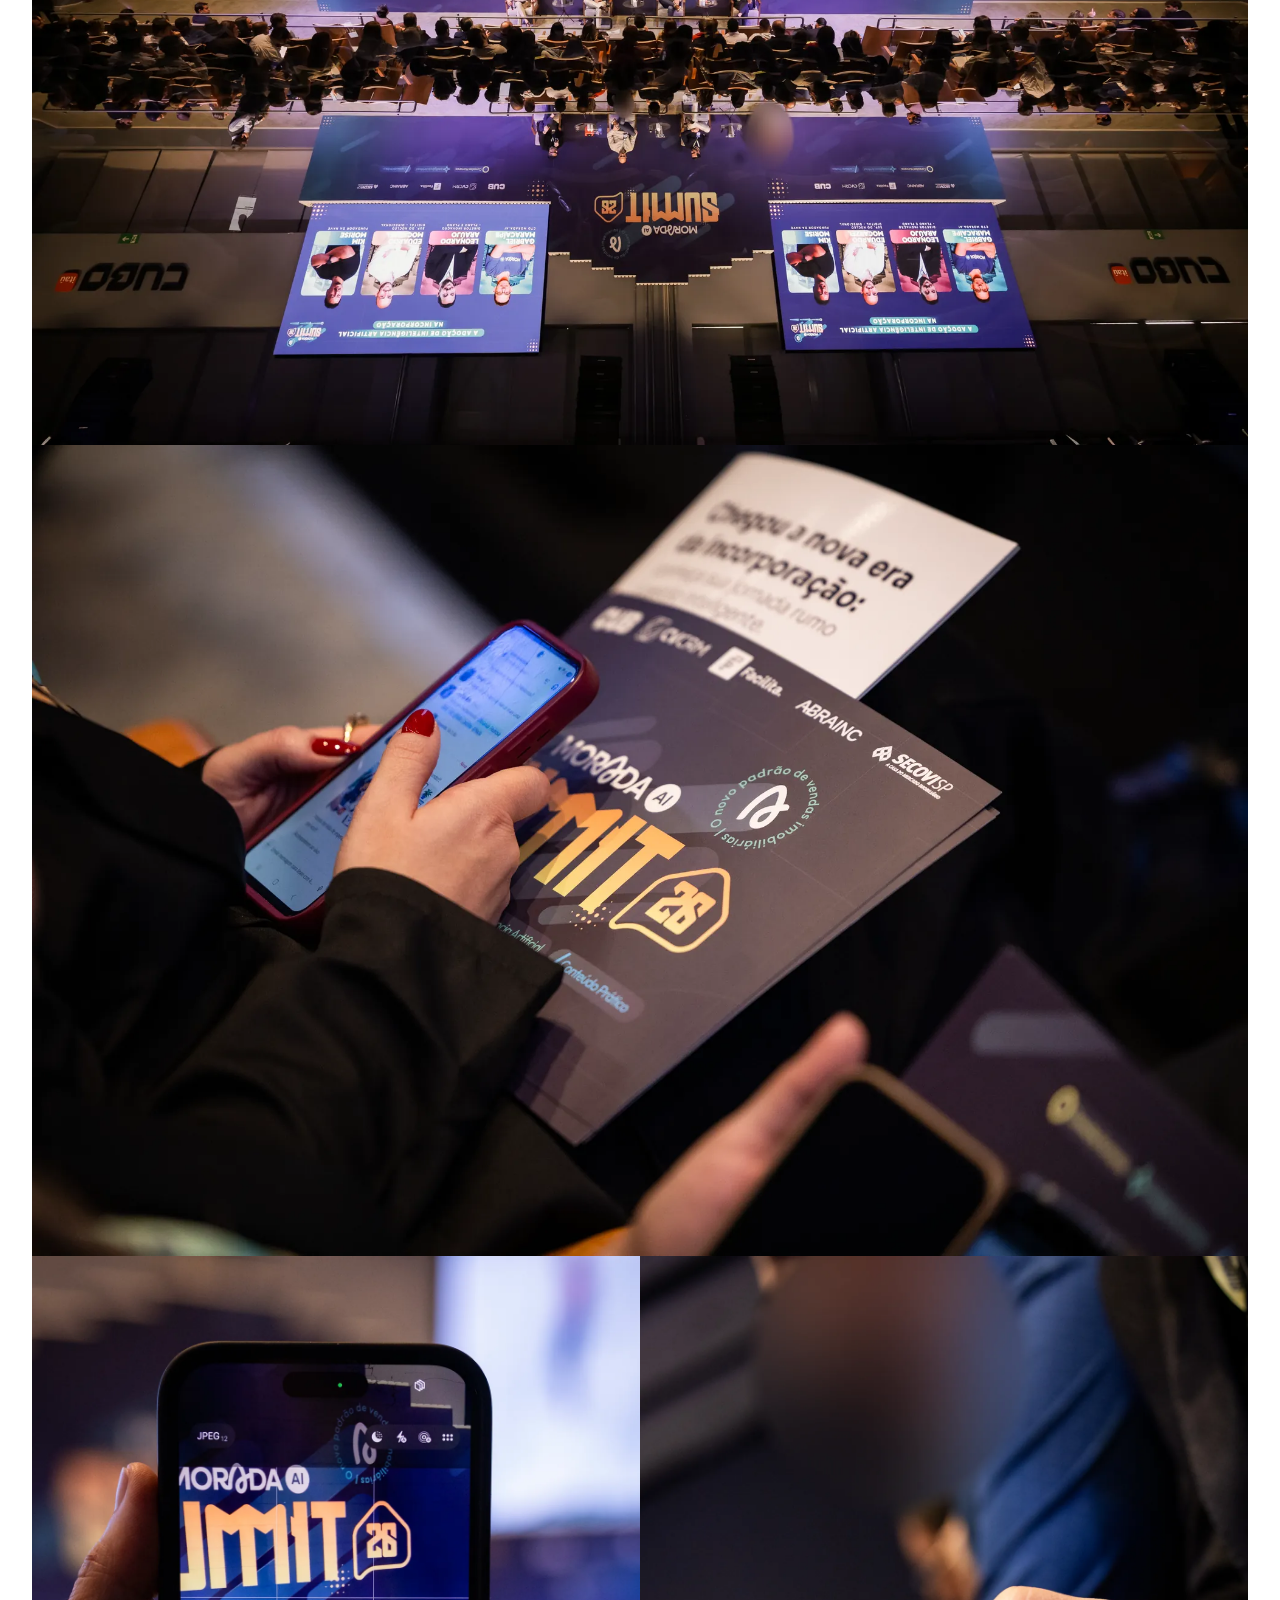
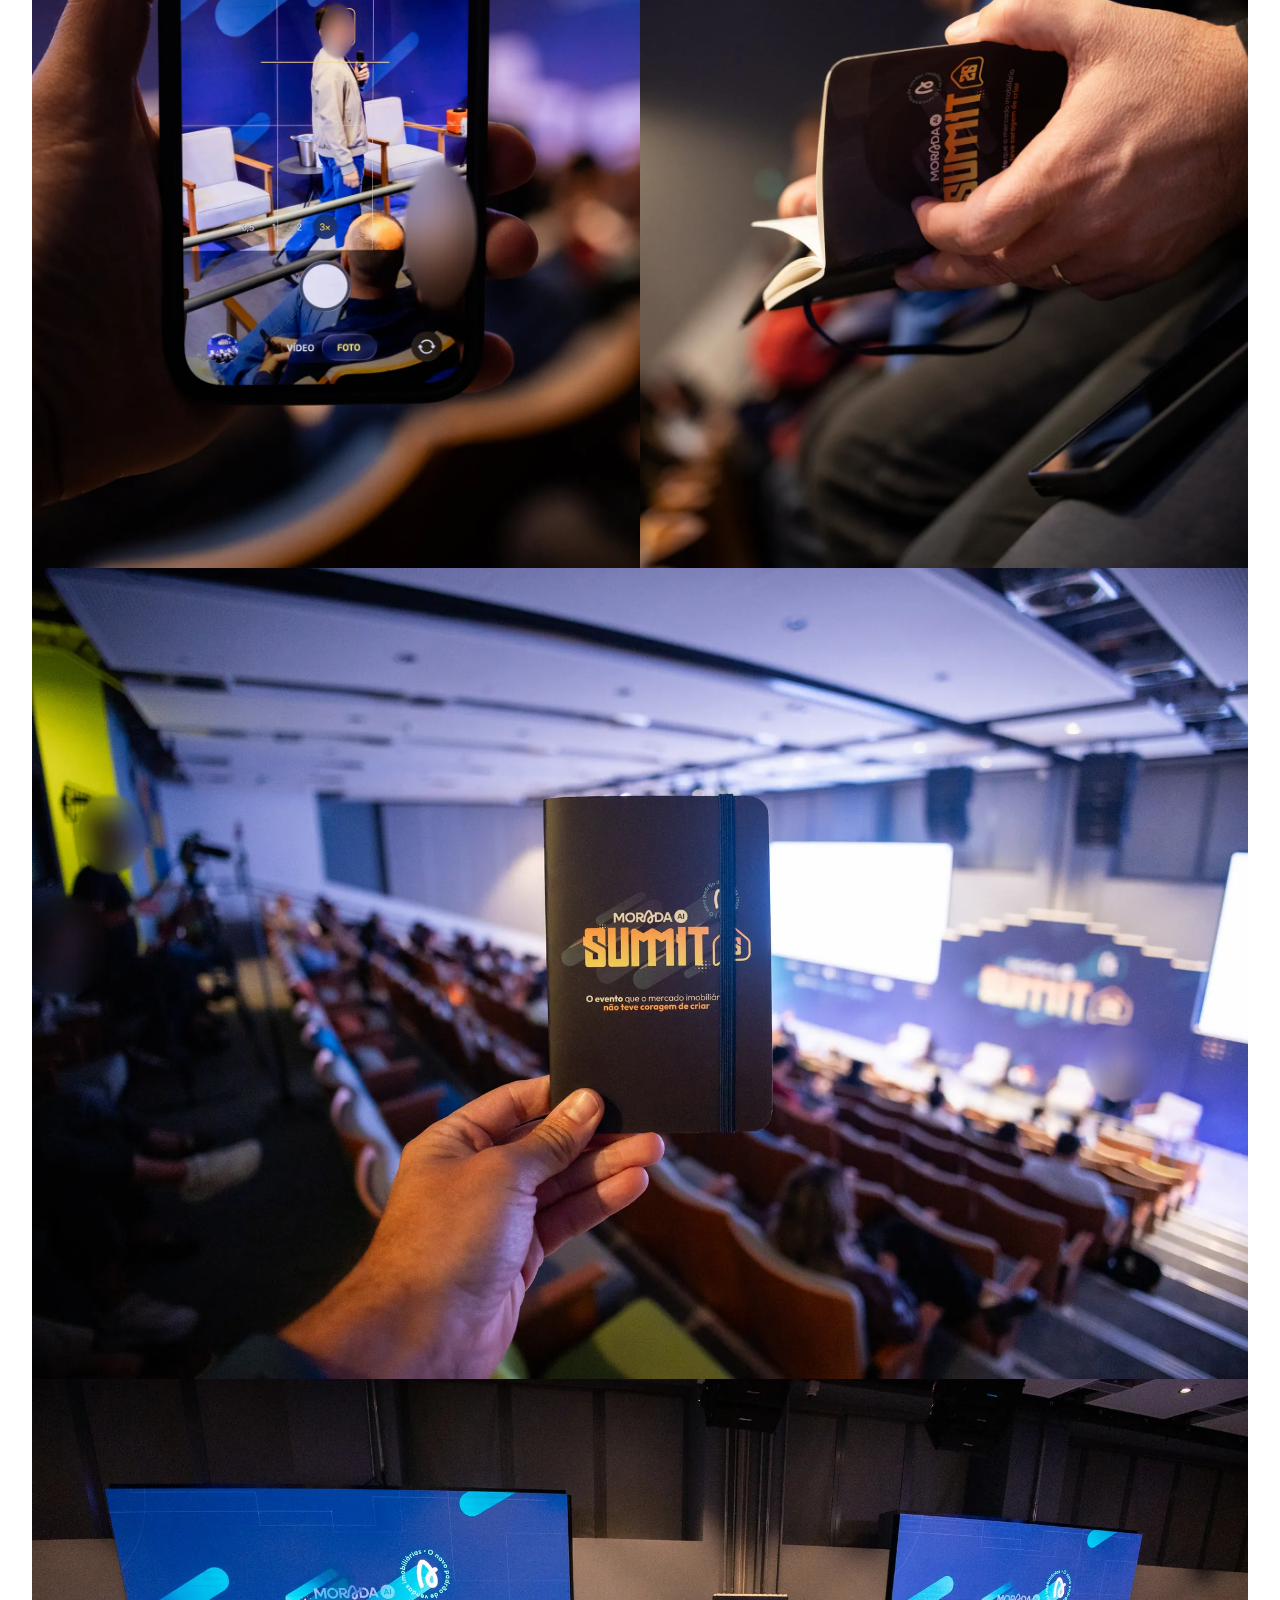
<file: morada-summit.html>
<!doctype html>
<html lang="pt-BR">
<head>
<meta charset="utf-8">
<meta name="viewport" content="width=device-width, initial-scale=1">
<title>Morada AI Summit 26 — Ghort Estúdio Criativo</title>
<link rel="icon" type="image/png" sizes="32x32" href="assets/favicon-32.png">
<link rel="icon" type="image/png" sizes="512x512" href="assets/favicon-512.png">
<link rel="apple-touch-icon" href="assets/favicon-180.png">
<link rel="preconnect" href="https://fonts.googleapis.com">
<link rel="preconnect" href="https://fonts.gstatic.com" crossorigin>
<link rel="stylesheet" href="https://fonts.googleapis.com/css2?family=Outfit:wght@100..900&display=swap">
<link rel="stylesheet" href="assets/projeto.css">
</head>
<body>

<div class="wrap">
  <div class="top">
    <a class="voltar" href="portfolio.html">
      <span class="lk" data-t="← voltar aos trabalhos"><span>← voltar aos trabalhos</span></span>
    </a>
  </div>

  <header class="titulo-proj">
    <h1>Morada AI Summit 26</h1>
  </header>
</div>

<main class="pecas">
  <!-- arte: KV e as lâminas da identidade -->
  <img src="assets/work/morada-summit/arte-kv.webp" alt="Morada AI Summit 26 — key visual" width="2560" height="1440" fetchpriority="high" decoding="async">
  <img src="assets/work/morada-summit/arte-tipografia.webp" alt="Morada AI Summit 26 — construção tipográfica do SUMMIT" width="2560" height="1440" loading="lazy" decoding="async">
  <img src="assets/work/morada-summit/arte-cores.webp" alt="Morada AI Summit 26 — paleta de cores" width="1523" height="839" loading="lazy" decoding="async">
  <img src="assets/work/morada-summit/arte-icones.webp" alt="Morada AI Summit 26 — ícones dos três pilares" width="2560" height="1440" loading="lazy" decoding="async">
  <img src="assets/work/morada-summit/arte-grafismo.webp" alt="Morada AI Summit 26 — grafismo em degradê" width="2560" height="1440" loading="lazy" decoding="async">

  <!-- redes sociais: posts 4:5 em duas colunas, na ordem da campanha -->
  <div class="dupla">
    <video class="loop" muted loop playsinline autoplay preload="metadata"
           poster="assets/work/morada-summit/redes-vem-ai-poster.webp" width="720" height="900"
           aria-label="Morada AI Summit 26 — post animado Vem aí">
      <source src="assets/work/morada-summit/redes-vem-ai.webm" type="video/webm">
      <source src="assets/work/morada-summit/redes-vem-ai.mp4" type="video/mp4">
    </video>
    <img src="assets/work/morada-summit/redes-messina.webp" alt="Post — palestrante confirmado Alexandre Messina" width="1080" height="1350" loading="lazy" decoding="async">
    <img src="assets/work/morada-summit/redes-pecanha.webp" alt="Post — palestrante confirmado Vitor Peçanha" width="1080" height="1350" loading="lazy" decoding="async">
    <img src="assets/work/morada-summit/redes-sabrina.webp" alt="Post — palestrante confirmada Sabrina Braga" width="1080" height="1350" loading="lazy" decoding="async">
    <img src="assets/work/morada-summit/redes-cub.webp" alt="Post — patrocinador platinum CUB" width="1080" height="1350" loading="lazy" decoding="async">
    <img src="assets/work/morada-summit/redes-ranking.webp" alt="Post — ranking de ingressos" width="1080" height="1350" loading="lazy" decoding="async">
    <img src="assets/work/morada-summit/redes-soldout.webp" alt="Post — ingressos esgotados" width="1080" height="1350" loading="lazy" decoding="async">
    <img src="assets/work/morada-summit/redes-e-hoje.webp" alt="Post — É hoje" width="1080" height="1350" loading="lazy" decoding="async">
  </div>

  <!-- fotos do evento: da chegada ao fim -->
  <img src="assets/work/morada-summit/foto-0z1a4216.webp" alt="Painel do Morada AI Summit 26" width="2000" height="1334" loading="lazy" decoding="async">
  <img src="assets/work/morada-summit/foto-0z1a4549.webp" alt="Balcão de credenciamento" width="2000" height="1334" loading="lazy" decoding="async">
  <img src="assets/work/morada-summit/foto-0z1a4529.webp" alt="Entrega de ecobag no credenciamento" width="2000" height="1334" loading="lazy" decoding="async">
  <img src="assets/work/morada-summit/foto-0z1a4462.webp" alt="Crachás do evento" width="2000" height="1334" loading="lazy" decoding="async">
  <div class="dupla">
    <img src="assets/work/morada-summit/foto-0z1a4495.webp" alt="Crachá com nome em destaque" width="1334" height="2000" loading="lazy" decoding="async">
    <img src="assets/work/morada-summit/foto-0z1a4612.webp" alt="Participante mostrando o crachá" width="1334" height="2000" loading="lazy" decoding="async">
  </div>
  <img src="assets/work/morada-summit/foto-0z1a4429.webp" alt="Participante diante do painel do evento" width="2000" height="1334" loading="lazy" decoding="async">
  <img src="assets/work/morada-summit/foto-0z1a4438.webp" alt="Equipe com a camiseta do evento" width="2000" height="1334" loading="lazy" decoding="async">
  <img src="assets/work/morada-summit/foto-0z1a6741.webp" alt="Vista aérea do auditório" width="2000" height="1334" loading="lazy" decoding="async">
  <img src="assets/work/morada-summit/foto-0z1a7132.webp" alt="Programação impressa nas mãos de um participante" width="2000" height="1334" loading="lazy" decoding="async">
  <div class="dupla">
    <img src="assets/work/morada-summit/foto-0z1a5546.webp" alt="Palco registrado pelo celular" width="1334" height="2000" loading="lazy" decoding="async">
    <img src="assets/work/morada-summit/foto-0z1a6434.webp" alt="Caderno do evento na plateia" width="1334" height="2000" loading="lazy" decoding="async">
  </div>
  <img src="assets/work/morada-summit/foto-0z1a9695.webp" alt="Caderno do evento com a plateia ao fundo" width="2000" height="1334" loading="lazy" decoding="async">
  <img src="assets/work/morada-summit/foto-0z1a9869.webp" alt="Palestrantes reunidos no palco" width="2000" height="1334" loading="lazy" decoding="async">
  <img src="assets/work/morada-summit/foto-0z1a0147.webp" alt="Equipe reunida diante do painel" width="2000" height="1334" loading="lazy" decoding="async">
  <img src="assets/work/morada-summit/foto-0z1a0154.webp" alt="Placa de FIM" width="2000" height="1334" loading="lazy" decoding="async">
</main>

<div class="wrap voltar-fim">
  <a class="voltar" href="portfolio.html">
    <span class="lk" data-t="← voltar aos trabalhos"><span>← voltar aos trabalhos</span></span>
  </a>
</div>

<script>
/* quem pediu menos movimento vê o post animado parado, no pôster */
(function(){
  if(!matchMedia("(prefers-reduced-motion: reduce)").matches) return;
  document.querySelectorAll("video.loop").forEach(function(v){ v.removeAttribute("autoplay"); v.pause(); });
})();
</script>

</body>
</html>
</file>
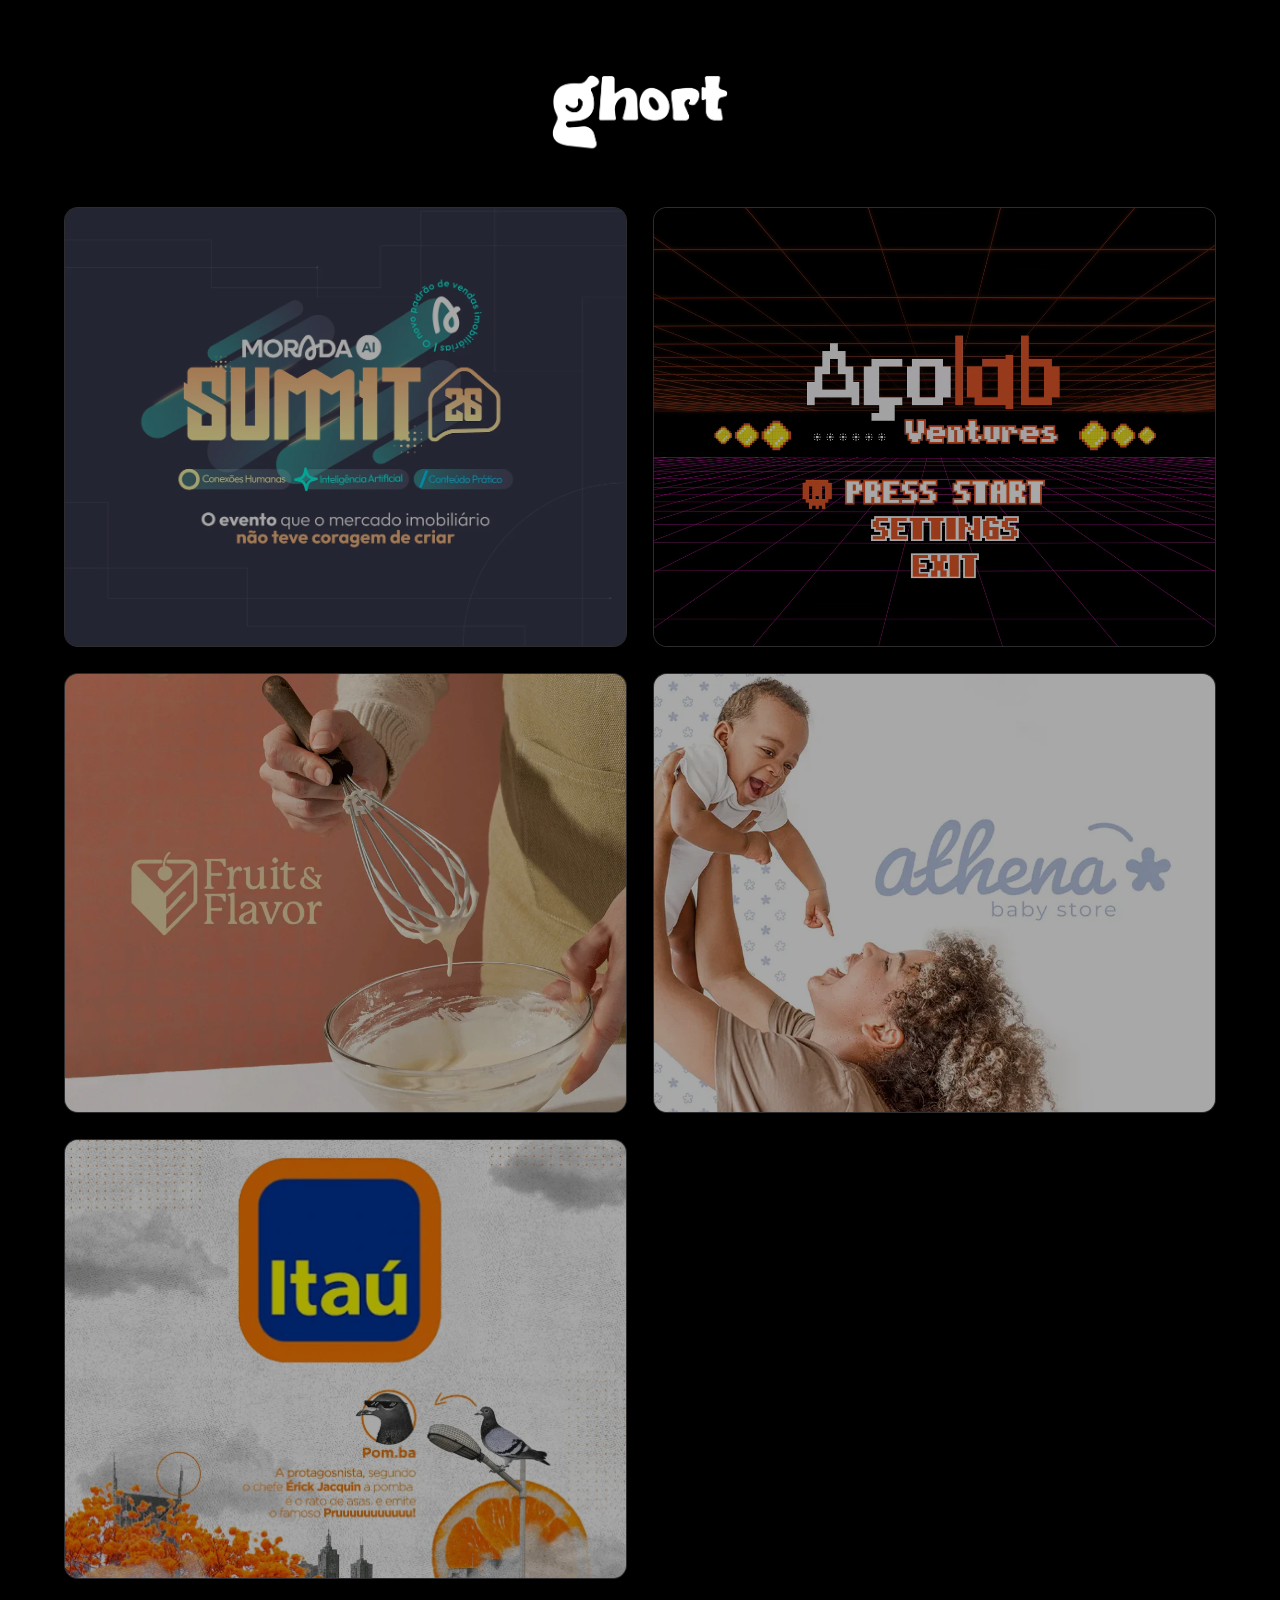
<file: portfolio.html>
<!doctype html>
<html lang="pt-BR">
<head>
<meta charset="utf-8">
<meta name="viewport" content="width=device-width, initial-scale=1">
<title>Portfólio — Ghort Estúdio Criativo</title>
<meta name="description" content="Projetos de identidade visual, 3D, motion e direção de arte da Ghort.">
<link rel="icon" type="image/png" sizes="32x32" href="assets/favicon-32.png">
<link rel="icon" type="image/png" sizes="512x512" href="assets/favicon-512.png">
<link rel="apple-touch-icon" href="assets/favicon-180.png">
<meta name="theme-color" content="#000000">
<link rel="preconnect" href="https://fonts.googleapis.com">
<link rel="preconnect" href="https://fonts.gstatic.com" crossorigin>
<link rel="stylesheet" href="https://fonts.googleapis.com/css2?family=Outfit:wght@100..900&display=swap">
</head>
<body>

<style>
/* ==========================================================
   GHORT — portfólio
   Fundo preto, como a home: a navegação é da marca. O branco
   fica para dentro dos projetos, onde o trabalho manda.
   A grade é só imagem — sem título, sem legenda. O nome de cada
   trabalho segue no alt e no rótulo do link, para leitor de tela
   e para busca.
   ========================================================== */
:root{
  --void:#000000;
  --paper:#FFFFFF;
  --linha:rgba(255,255,255,.13);
  --ui:"Outfit","Century Gothic",system-ui,-apple-system,sans-serif;
  --ease:cubic-bezier(.22,1,.36,1);
  --gutter:clamp(20px,5vw,64px);
}

*,*::before,*::after{box-sizing:border-box}
body{
  margin:0;background:var(--void);color:var(--paper);
  font-family:var(--ui);font-weight:100;
  font-size:16px;line-height:1.6;
  -webkit-font-smoothing:antialiased;
}
img{display:block;max-width:100%}
a{color:inherit;text-decoration:none}
:focus-visible{outline:2px solid var(--paper);outline-offset:6px;border-radius:6px}
::selection{background:var(--paper);color:var(--void)}

.wrap{max-width:1520px;margin-inline:auto;padding-inline:var(--gutter)}

/* ---------- topo: só a marca, ao centro ---------- */
.topo{
  display:flex;justify-content:center;
  padding-block:clamp(34px,7vh,80px) clamp(28px,6vh,64px);
}
.marca{display:block;transition:opacity .35s ease}
.marca img{
  height:clamp(48px,7vw,96px);width:auto;
}
.marca:hover{opacity:.82}

/* ---------- grade ---------- */
.grade{
  display:grid;gap:clamp(14px,2vw,28px);
  grid-template-columns:repeat(auto-fill,minmax(min(100%,420px),1fr));
  padding-bottom:clamp(56px,10vh,110px);
}
.card{
  display:block;position:relative;overflow:hidden;
  border-radius:14px;background:#0E0E10;border:1px solid var(--linha);
  aspect-ratio:808/632;
}
.card img,.card video{
  width:100%;height:100%;object-fit:cover;display:block;
  transition:transform .7s var(--ease);
}
.card:hover img,.card:focus-visible img,
.card:hover video,.card:focus-visible video{transform:scale(1.045)}
/* véu que recua no hover: a capa acende quando o mouse chega */
.card::after{
  content:"";position:absolute;inset:0;
  background:rgba(0,0,0,.34);
  transition:opacity .5s ease;
}
.card:hover::after,.card:focus-visible::after{opacity:0}


@media (prefers-reduced-motion:reduce){
  *{transition:none!important}
}
</style>

<div class="wrap">
  <div class="topo">
    <a class="marca" href="./" aria-label="Ghort — voltar ao início">
      <img src="assets/wordmark.webp" alt="ghort">
    </a>
  </div>

  <main class="grade">
    <a class="card" href="morada-summit.html" aria-label="Morada AI Summit 26">
      <img src="assets/work/morada-summit.webp" alt="Morada AI Summit 26" loading="lazy" width="760" height="594">
    </a>
    <a class="card" href="acolab-ventures.html" aria-label="Açolab Ventures — ArcelorMittal">
      <video id="capa-acolab" muted loop playsinline autoplay preload="metadata"
             poster="assets/work/acolab.webp" width="1600" height="900"
             aria-label="Açolab Ventures — tela de menu do jogo, em loop">
        <source src="assets/work/acolab/menu.webm" type="video/webm">
        <source src="assets/work/acolab/menu.mp4" type="video/mp4">
      </video>
    </a>
    <a class="card" href="fruit-flavor.html" aria-label="Fruit &amp; Flavor">
      <img src="assets/work/fruit.webp" alt="Fruit &amp; Flavor" loading="lazy" width="760" height="594">
    </a>
    <a class="card" href="athena-baby.html" aria-label="Athena Baby">
      <img src="assets/work/athena.webp" alt="Athena Baby" loading="lazy" width="760" height="594">
    </a>
    <a class="card" href="contas-vencidas.html" aria-label="Contas Vencidas — Itaú">
      <img src="assets/work/itau.webp" alt="Contas Vencidas — Itaú" loading="lazy" width="760" height="594">
    </a>
  </main>
</div>

<script>
/* quem pediu menos movimento vê a capa parada, no pôster */
(function(){
  var v = document.getElementById("capa-acolab");
  if(v && matchMedia("(prefers-reduced-motion: reduce)").matches){
    v.removeAttribute("autoplay"); v.pause();
  }
})();
</script>

</body>
</html>
</file>
<file: assets/projeto.css>
/* ==========================================================
   GHORT — página de projeto
   Fundo claro, igual à galeria: o trabalho manda na página e
   respira melhor sobre branco. A home segue preta.
   O peso da fonte continua sendo a interação.
   ========================================================== */
:root{
  --fundo:#FFFFFF;
  --tinta:#0A0A0A;
  --suave:#6B6570;
  --linha:rgba(0,0,0,.13);
  --ui:"Outfit","Century Gothic",system-ui,-apple-system,sans-serif;
  --w-fina:100;
  --w-cheia:700;
  --ease:cubic-bezier(.22,1,.36,1);
  --gutter:clamp(20px,5vw,64px);
}

*,*::before,*::after{box-sizing:border-box}
body{
  margin:0;background:var(--fundo);color:var(--tinta);
  font-family:var(--ui);font-weight:var(--w-fina);
  font-size:16px;line-height:1.6;
  -webkit-font-smoothing:antialiased;
}
img{display:block;max-width:100%}
a{color:inherit;text-decoration:none}
:focus-visible{outline:2px solid var(--tinta);outline-offset:4px;border-radius:4px}
::selection{background:var(--tinta);color:var(--fundo)}

.wrap{max-width:1520px;margin-inline:auto;padding-inline:var(--gutter)}

/* ---------- texto que engrossa no hover ---------- */
.lk{display:inline-grid;justify-items:start}
.lk::before{
  content:attr(data-t);grid-area:1/1;
  font-weight:var(--w-cheia);visibility:hidden;pointer-events:none;
}
.lk>span{
  grid-area:1/1;font-weight:var(--w-fina);
  transition:font-weight .44s var(--ease);
}
.lk:hover>span,.lk:focus-visible>span,
a:hover .lk>span,a:focus-visible .lk>span{font-weight:var(--w-cheia)}

/* ---------- topo ---------- */
.top{
  display:flex;align-items:center;justify-content:flex-end;
  padding-block:clamp(20px,3.5vh,34px);
}
.voltar{font-size:clamp(.85rem,1.1vw,.95rem);color:var(--suave)}
.voltar .lk>span{color:var(--suave);transition:font-weight .44s var(--ease),color .3s ease}
.voltar:hover .lk>span{color:var(--tinta)}

/* ---------- título do projeto ---------- */
.titulo-proj{padding-block:clamp(26px,5vh,56px) clamp(22px,4vh,44px)}
.titulo-proj h1{
  margin:0;font-weight:var(--w-fina);
  font-size:clamp(1.1rem,3.5vw,2.5rem);line-height:1.1;letter-spacing:-.02em;text-align:center;
}

/* ---------- as peças ----------
   largura maior que o texto: o trabalho manda na página */
.pecas{
  max-width:1280px;margin-inline:auto;
  padding-inline:clamp(0px,3vw,32px);

  display:flex;flex-direction:column;
  gap:0;
}
.pecas img,.pecas video.loop{
  width:100%;height:auto;display:block;
  background:#F2F0F3;
}

/* ---------- voltar, repetido no fim ----------
   quem termina de ver o projeto não precisa subir a página toda */
.voltar-fim{
  display:flex;justify-content:center;
  padding-block:clamp(30px,6vh,64px) clamp(44px,9vh,96px);
}

/* ---------- filme do projeto ----------
   o arquivo é quadrado (2160x2160): a proporção reservada evita
   que a página pule ao carregar, e a largura limitada impede que
   um quadrado de tela cheia fique alto demais para ler */
.filme{
  width:100%;max-width:820px;margin-inline:auto;
  margin-top:clamp(18px,3vh,40px);
  aspect-ratio:1/1;
  border-radius:clamp(0px,.6vw,10px);overflow:hidden;
  background:#0A0A0A;
}
/* o filme do Açolab é 16:9 e ocupa a largura das peças */
.filme--largo{max-width:none;aspect-ratio:16/9;margin-top:0;border-radius:0}
.filme video{width:100%;height:100%;display:block;object-fit:contain;background:#0A0A0A}

/* ---------- duas colunas coladas ----------
   para peças em pé (posts 4:5, fotos verticais): empilhadas na largura
   cheia, cada uma viraria uma parede de rolagem */
.dupla{display:grid;grid-template-columns:1fr 1fr;gap:0}
.dupla>img,.dupla>video{width:100%;height:auto;display:block;background:#F2F0F3}
@media (max-width:600px){.dupla{grid-template-columns:1fr}}

@media (prefers-reduced-motion:reduce){
  *{transition:none!important}
}
</file>
